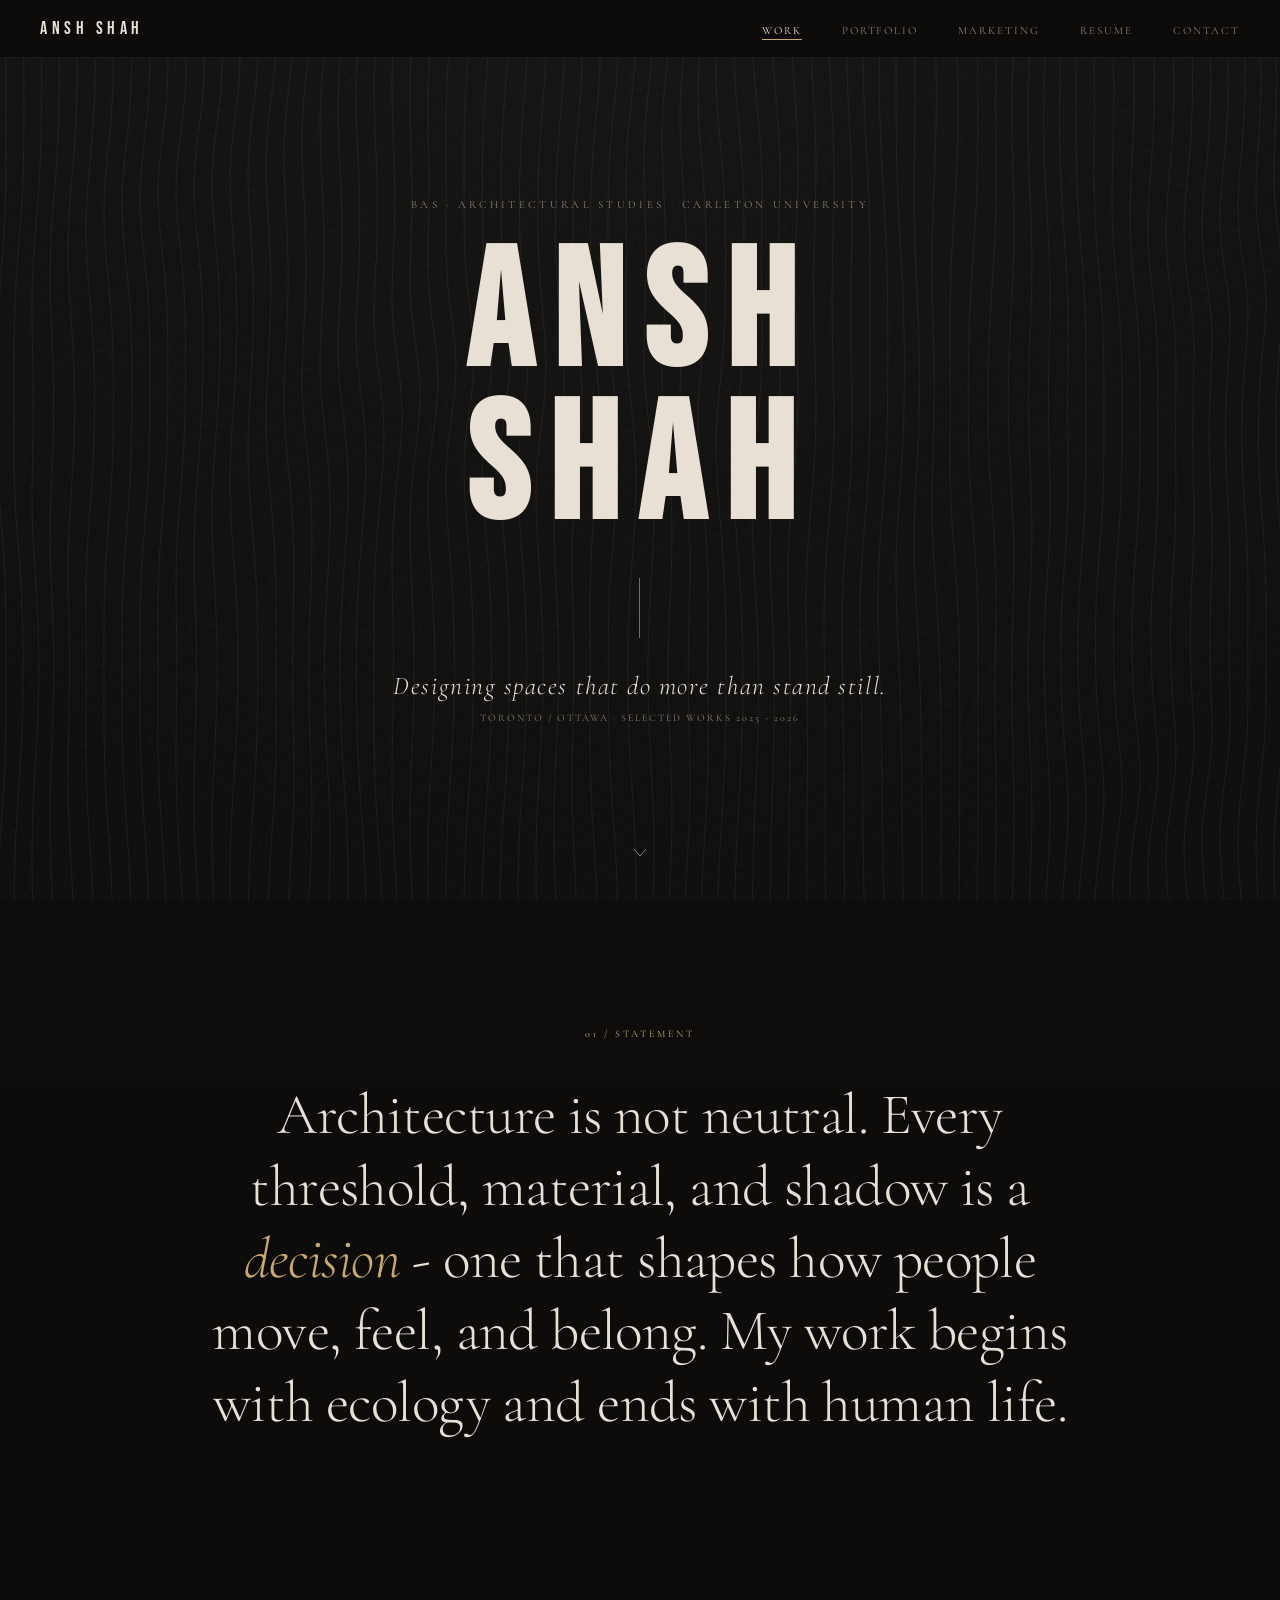
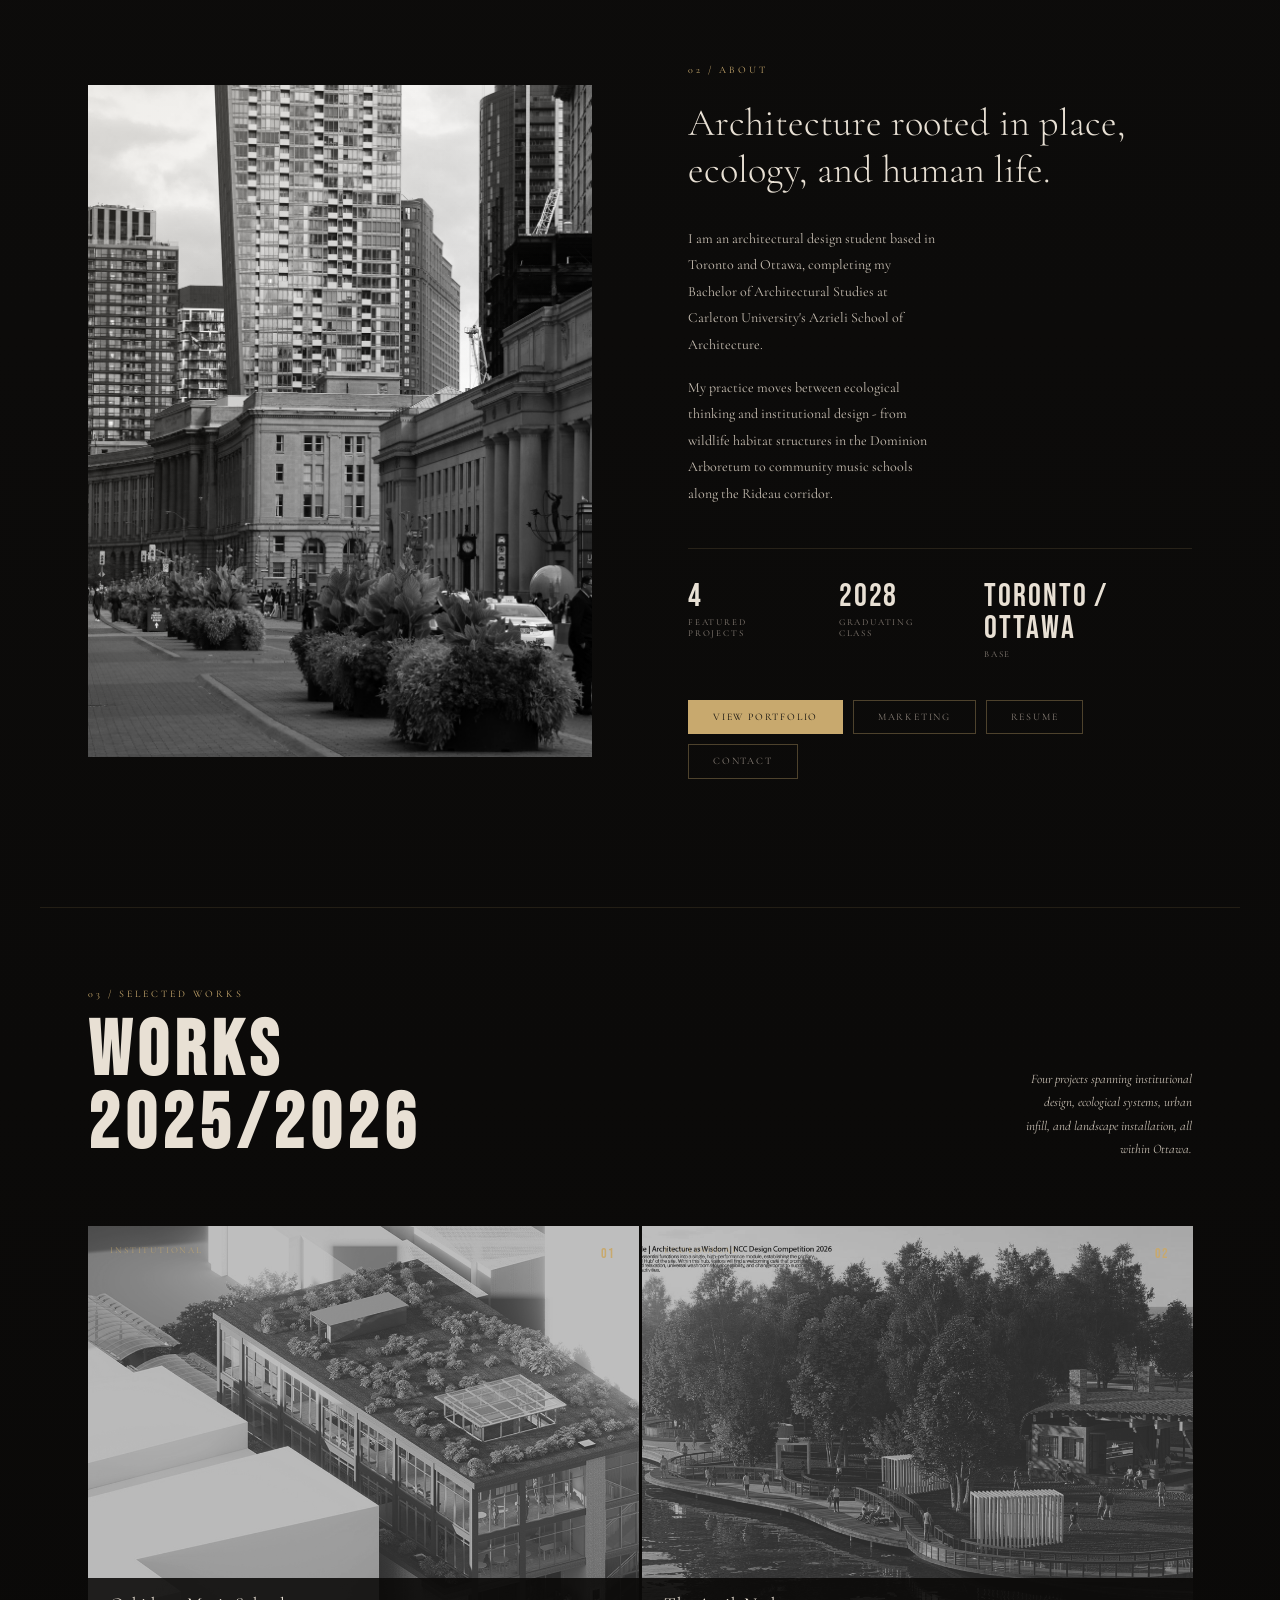
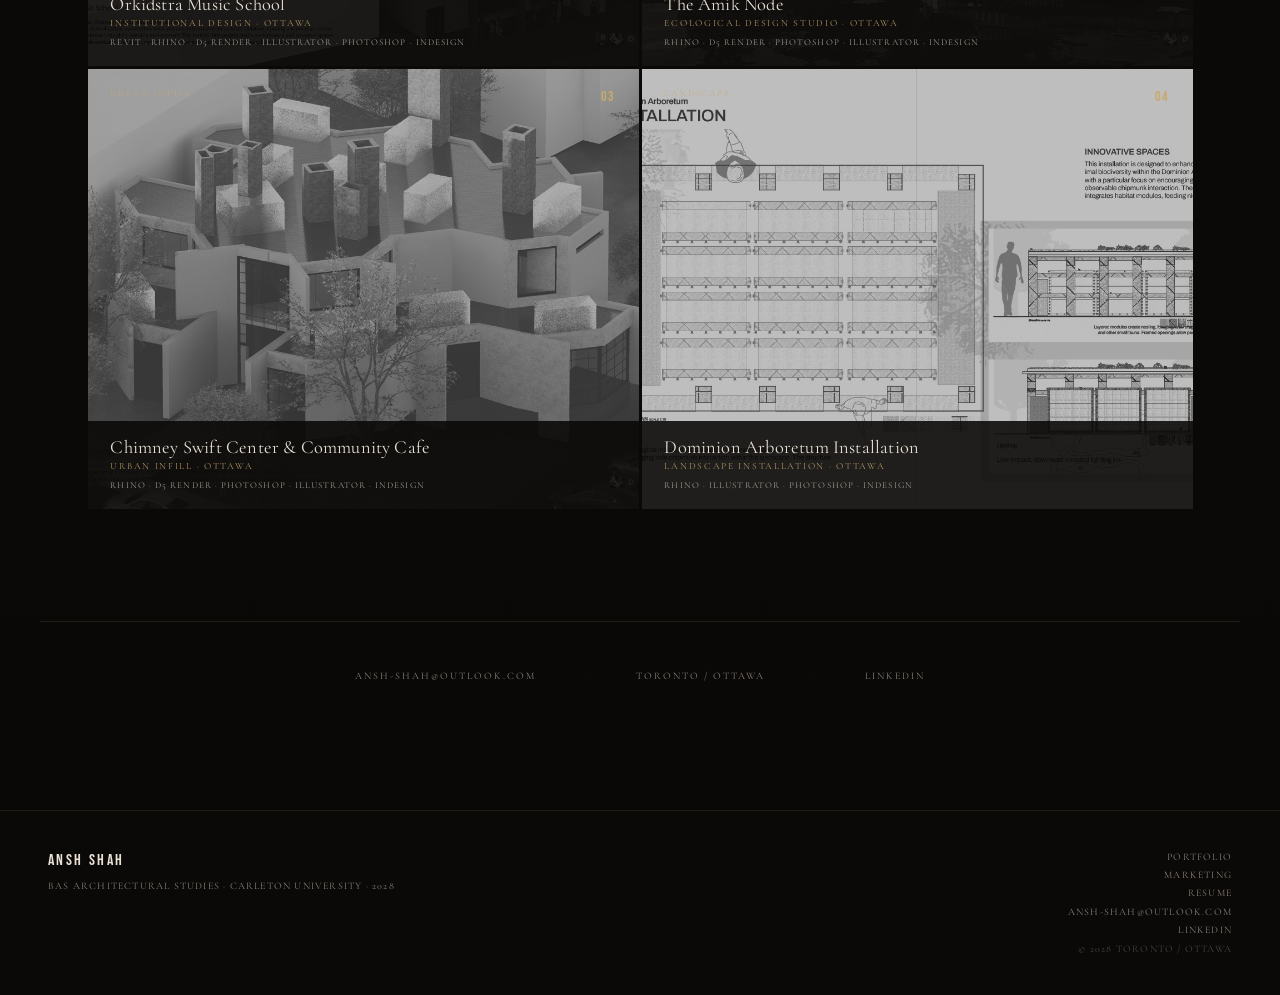
<file: index.html>
<!DOCTYPE html>
<html lang="en">
<head>
  <meta charset="UTF-8">
  <meta name="viewport" content="width=device-width, initial-scale=1.0">
  <meta name="description" content="Portfolio of Ansh Shah, Bachelor of Architectural Studies at Carleton University, specializing in sustainable design.">
  <title>Ansh Shah - Architectural Designer</title>
  <link rel="preconnect" href="https://fonts.googleapis.com">
  <link rel="preconnect" href="https://fonts.gstatic.com" crossorigin>
  <link href="https://fonts.googleapis.com/css2?family=Cormorant+Garamond:ital,wght@0,300;0,400;0,600;1,300;1,400&family=Bebas+Neue&display=swap" rel="stylesheet">
  <style>
    *, *::before, *::after { box-sizing: border-box; margin: 0; padding: 0; }

    :root {
      --bg: #0d0c0b;
      --surface: #141210;
      --surface-soft: #11100f;
      --cream: #e8e0d4;
      --light: #c8bfb3;
      --muted: #8a8078;
      --accent: #c8a96e;
      --line: rgba(200, 169, 110, 0.12);
      --nav-h: 54px;
    }

    html { scroll-behavior: smooth; }

    body {
      background:
        radial-gradient(circle at top, rgba(255, 255, 255, 0.02), transparent 24%),
        linear-gradient(180deg, #100f0e 0%, var(--bg) 28%, #090807 100%);
      color: var(--cream);
      font-family: "Cormorant Garamond", Georgia, serif;
      overflow-x: hidden;
    }

    a { text-decoration: none; color: inherit; }
    img { display: block; max-width: 100%; }

    nav,
    .sticky-nav {
      position: fixed;
      top: 0;
      left: 0;
      right: 0;
      height: 58px;
      display: flex;
      align-items: center;
      justify-content: space-between;
      padding: 0 2.5rem;
      background: rgba(11, 10, 9, 0.82);
      backdrop-filter: blur(18px);
      border-bottom: 1px solid rgba(200, 191, 180, 0.08);
      z-index: 500;
      transition:
        background 0.4s,
        border-color 0.4s,
        box-shadow 0.3s ease;
    }

    nav.scrolled,
    .sticky-nav.scrolled {
      background: rgba(11, 10, 9, 0.94);
      border-bottom: 1px solid rgba(200, 191, 180, 0.14);
      box-shadow: 0 10px 24px rgba(0, 0, 0, 0.16);
    }

    .nav-logo,
    .nav-name {
      font-family: "Bebas Neue", sans-serif;
      font-size: 18px;
      letter-spacing: 0.25em;
      color: var(--cream);
    }

    .nav-links {
      display: flex;
      gap: 2.5rem;
      list-style: none;
    }

    .nav-links a {
      position: relative;
      font-family: "Cormorant Garamond", serif;
      font-size: 11px;
      letter-spacing: 0.18em;
      text-transform: uppercase;
      color: var(--muted);
      transition: color 0.3s;
    }

    .nav-links a::after {
      content: "";
      position: absolute;
      bottom: -3px;
      left: 0;
      width: 0;
      height: 0.5px;
      background: var(--accent);
      transition: width 0.35s cubic-bezier(0.16, 1, 0.3, 1);
    }

    .nav-links a:hover,
    .nav-links a.active { color: var(--cream); }

    .nav-links a:hover::after,
    .nav-links a.active::after { width: 100%; }

    .hamburger {
      display: none;
      align-items: center;
      justify-content: center;
      flex-direction: column;
      gap: 5px;
      width: 44px;
      height: 44px;
      padding: 0;
      border: none;
      background: transparent;
      color: var(--cream);
      cursor: pointer;
      z-index: 520;
    }

    .hamburger span {
      display: block;
      width: 24px;
      height: 1px;
      background: currentColor;
      transition: transform 0.3s ease, opacity 0.3s ease;
    }

    .hamburger.active span:nth-child(1) {
      transform: translateY(6px) rotate(45deg);
    }

    .hamburger.active span:nth-child(2) {
      opacity: 0;
    }

    .hamburger.active span:nth-child(3) {
      transform: translateY(-6px) rotate(-45deg);
    }

    .mobile-menu {
      position: fixed;
      inset: 58px 0 auto 0;
      display: flex;
      flex-direction: column;
      justify-content: flex-start;
      align-items: flex-start;
      gap: 1.5rem;
      padding: 1.5rem;
      background: rgba(8, 7, 6, 0.98);
      z-index: 480;
      opacity: 0;
      pointer-events: none;
      transform: translateY(-110%);
      transition: transform 0.35s cubic-bezier(0.16, 1, 0.3, 1), opacity 0.25s ease;
      border-bottom: 1px solid rgba(200, 191, 180, 0.08);
    }

    .mobile-menu.active {
      opacity: 1;
      pointer-events: auto;
      transform: translateY(0);
    }

    .mobile-nav-links {
      list-style: none;
      display: grid;
      gap: 1.2rem;
    }

    .mobile-nav-links a {
      font-family: "Bebas Neue", sans-serif;
      font-size: clamp(2rem, 9vw, 3rem);
      letter-spacing: 0.14em;
      color: var(--cream);
    }

    .mobile-nav-links a.active,
    .mobile-nav-links a:hover { color: var(--cream); }

    .mobile-nav-sub {
      display: flex;
      flex-direction: column;
      align-items: center;
      gap: 0.45rem;
    }

    .mobile-nav-sub span {
      font-size: 0.68rem;
      letter-spacing: 0.14em;
      color: var(--muted);
      text-transform: uppercase;
      text-align: center;
    }

    .ch-title {
      position: relative;
      min-height: 100svh;
      display: flex;
      flex-direction: column;
      align-items: center;
      justify-content: center;
      overflow: hidden;
      padding: calc(var(--nav-h) + 2rem) 2rem 4rem;
    }

    .ch-title::before {
      content: "";
      position: absolute;
      inset: 0;
      background-image: url("data:image/svg+xml,%3Csvg viewBox='0 0 200 200' xmlns='http://www.w3.org/2000/svg'%3E%3Cfilter id='n'%3E%3CfeTurbulence type='fractalNoise' baseFrequency='0.9' numOctaves='4' stitchTiles='stitch'/%3E%3C/filter%3E%3Crect width='100%25' height='100%25' filter='url(%23n)' opacity='1'/%3E%3C/svg%3E");
      opacity: 0.03;
      pointer-events: none;
      z-index: 0;
    }

    #wave-svg {
      position: absolute;
      inset: 0;
      width: 100%;
      height: 100%;
      z-index: 0;
      pointer-events: none;
      opacity: 1;
      filter: drop-shadow(0 0 10px rgba(232, 224, 212, 0.08));
    }

    .title-body {
      position: relative;
      z-index: 1;
      text-align: center;
      display: flex;
      flex-direction: column;
      align-items: center;
      gap: 0;
    }

    .title-sup {
      font-size: 11px;
      letter-spacing: 0.3em;
      text-transform: uppercase;
      color: var(--muted);
      margin-bottom: 1.8rem;
      opacity: 0;
      animation: fadeIn 0.8s ease 0.3s forwards;
    }

    .title-name {
      font-family: "Bebas Neue", sans-serif;
      font-size: clamp(4.5rem, 13vw, 11rem);
      letter-spacing: 0.12em;
      line-height: 0.92;
      color: var(--cream);
      opacity: 0;
      transform: translateY(30px);
      animation: fadeUp 1s cubic-bezier(0.16, 1, 0.3, 1) 0.1s forwards;
    }

    .title-rule {
      width: 1px;
      height: 0;
      background: var(--accent);
      margin: 2rem auto;
      opacity: 0;
      animation: lineGrow 0.8s cubic-bezier(0.16, 1, 0.3, 1) 0.8s forwards;
    }

    .title-role {
      font-style: italic;
      font-size: clamp(1.1rem, 2.5vw, 1.6rem);
      font-weight: 300;
      color: var(--cream);
      opacity: 0;
      animation: fadeIn 0.7s ease 1s forwards;
      letter-spacing: 0.06em;
    }

    .title-cred {
      font-size: 10px;
      letter-spacing: 0.2em;
      text-transform: uppercase;
      color: var(--muted);
      margin-top: 0.7rem;
      opacity: 0;
      animation: fadeIn 0.6s ease 1.3s forwards;
    }

    .title-scroll {
      position: absolute;
      bottom: 2.5rem;
      left: 50%;
      transform: translateX(-50%);
      z-index: 1;
      color: var(--muted);
      display: flex;
      flex-direction: column;
      align-items: center;
      gap: 0.5rem;
      opacity: 0;
      animation: fadeIn 0.5s ease 2s forwards;
    }

    .title-scroll span {
      font-size: 10px;
      letter-spacing: 0.25em;
      text-transform: uppercase;
    }

    .title-scroll svg {
      animation: bob 2s ease-in-out 2.5s infinite;
    }

    .ch-statement {
      min-height: 70svh;
      display: flex;
      align-items: center;
      justify-content: center;
      padding: 8rem 3rem;
      position: relative;
    }

    .statement-inner {
      max-width: 900px;
      text-align: center;
    }

    .statement-num {
      display: block;
      font-size: 10px;
      letter-spacing: 0.3em;
      text-transform: uppercase;
      color: var(--accent);
      margin-bottom: 2.5rem;
    }

    .statement-text {
      font-size: clamp(1.9rem, 4.5vw, 3.6rem);
      font-weight: 300;
      line-height: 1.25;
      letter-spacing: -0.01em;
      color: var(--cream);
      opacity: 0;
      transform: translateY(26px);
      filter: blur(8px);
      will-change: opacity, transform, filter;
      transition:
        opacity 0.95s cubic-bezier(0.16, 1, 0.3, 1) 0.14s,
        transform 0.95s cubic-bezier(0.16, 1, 0.3, 1) 0.14s,
        filter 0.95s cubic-bezier(0.16, 1, 0.3, 1) 0.14s;
    }

    .statement-inner.visible .statement-text {
      opacity: 1;
      transform: translateY(0);
      filter: blur(0);
    }

    .statement-text em {
      font-style: italic;
      color: var(--accent);
    }

    .ch-identity {
      padding: 6rem 3rem 8rem;
      max-width: 1200px;
      margin: 0 auto;
      display: grid;
      grid-template-columns: 1fr 1fr;
      gap: 6rem;
      align-items: center;
    }

    .identity-img-wrap {
      position: relative;
      overflow: hidden;
      background: var(--surface);
    }

    .identity-img-wrap::after {
      content: "";
      position: absolute;
      inset: 0;
      background: linear-gradient(135deg, rgba(200, 169, 110, 0.06) 0%, transparent 60%);
      pointer-events: none;
    }

    .identity-img-wrap::before {
      content: "";
      position: absolute;
      top: -1px;
      left: -1px;
      width: 40px;
      height: 40px;
      border-top: 1px solid var(--accent);
      border-left: 1px solid var(--accent);
      z-index: 2;
      opacity: 0.5;
    }

    .identity-img-wrap img {
      width: 100%;
      aspect-ratio: 3 / 4;
      object-fit: cover;
      object-position: center top;
      filter: grayscale(100%) contrast(1.05);
      transition: filter 1.2s ease, transform 1.5s cubic-bezier(0.16, 1, 0.3, 1);
      transform: scale(1.04);
    }

    .ch-identity.visible .identity-img-wrap img {
      transform: scale(1);
    }

    .ch-identity.visible .identity-img-wrap img:hover {
      filter: grayscale(60%) contrast(1.05);
    }

    .identity-text {
      display: flex;
      flex-direction: column;
      gap: 0;
    }

    .identity-label {
      font-size: 10px;
      letter-spacing: 0.3em;
      text-transform: uppercase;
      color: var(--accent);
      margin-bottom: 1.5rem;
    }

    .identity-heading {
      font-size: clamp(1.5rem, 3vw, 2.4rem);
      font-weight: 300;
      line-height: 1.22;
      color: var(--cream);
      margin-bottom: 2rem;
    }

    .identity-body {
      font-size: 14px;
      line-height: 1.9;
      color: var(--light);
      margin-bottom: 2.5rem;
      max-width: 36ch;
    }

    .identity-body + .identity-body {
      margin-top: -1.5rem;
    }

    .identity-stats {
      display: flex;
      gap: 2.5rem;
      margin-bottom: 2.5rem;
      padding-top: 2rem;
      border-top: 0.5px solid rgba(200, 169, 110, 0.15);
    }

    .stat-item {
      display: flex;
      flex-direction: column;
      gap: 0.25rem;
    }

    .stat-num {
      font-family: "Bebas Neue", sans-serif;
      font-size: 2rem;
      letter-spacing: 0.06em;
      color: var(--cream);
      line-height: 1;
    }

    .stat-label {
      font-size: 9px;
      letter-spacing: 0.2em;
      text-transform: uppercase;
      color: var(--muted);
    }

    .identity-actions {
      display: flex;
      flex-wrap: wrap;
      gap: 0.6rem;
    }

    .btn {
      display: inline-block;
      padding: 0.65rem 1.5rem;
      border: 0.5px solid rgba(200, 169, 110, 0.35);
      background: transparent;
      color: var(--muted);
      font-size: 10px;
      letter-spacing: 0.18em;
      text-transform: uppercase;
      transition: all 0.25s;
      cursor: pointer;
    }

    .btn:hover {
      border-color: var(--accent);
      color: var(--cream);
      background: rgba(200, 169, 110, 0.07);
    }

    .btn.filled {
      background: var(--accent);
      border-color: var(--accent);
      color: var(--bg);
    }

    .btn.filled:hover {
      background: transparent;
      color: var(--cream);
      border-color: var(--cream);
    }

    .ch-works-intro {
      padding: 5rem 3rem 4rem;
      max-width: 1200px;
      margin: 0 auto;
      display: grid;
      grid-template-columns: minmax(0, 0.95fr) minmax(18rem, 0.72fr);
      align-items: end;
      gap: clamp(2rem, 4vw, 4rem);
      border-top: 0.5px solid rgba(200, 169, 110, 0.12);
    }

    .works-intro-left {
      min-width: 0;
    }

    .works-intro-left .works-label {
      display: block;
      font-size: 10px;
      letter-spacing: 0.3em;
      text-transform: uppercase;
      color: var(--accent);
      margin-bottom: 1rem;
    }

    .works-intro-left h2 {
      font-family: "Bebas Neue", sans-serif;
      font-size: clamp(2.8rem, 6vw, 5rem);
      letter-spacing: 0.08em;
      line-height: 0.95;
      color: var(--cream);
    }

    .works-intro-right {
      min-width: 0;
      max-width: 28ch;
      justify-self: end;
      font-size: 13px;
      line-height: 1.8;
      color: var(--light);
      font-style: italic;
      text-align: right;
    }

    .projects {
      max-width: 1200px;
      margin: 0 auto 0;
      padding: 0 3rem 2rem;
      display: grid;
      grid-template-columns: repeat(2, 1fr);
      gap: 3px;
    }

    .card {
      position: relative;
      overflow: hidden;
      cursor: pointer;
      background: #1a1714;
      height: 440px;
      transition:
        opacity 0.8s cubic-bezier(0.16, 1, 0.3, 1),
        transform 0.8s cubic-bezier(0.16, 1, 0.3, 1);
    }

    .card img {
      width: 100%;
      height: 100%;
      object-fit: cover;
      display: block;
      filter: grayscale(100%) brightness(0.75);
      transition:
        transform 0.9s cubic-bezier(0.16, 1, 0.3, 1),
        filter 0.7s ease;
    }

    .card:hover img {
      transform: scale(1.06);
      filter: grayscale(40%) brightness(0.65);
    }

    .card-tag {
      position: absolute;
      top: 1.2rem;
      left: 1.4rem;
      font-size: 9px;
      letter-spacing: 0.2em;
      text-transform: uppercase;
      color: rgba(200, 169, 110, 0.7);
      z-index: 2;
    }

    .card-num {
      position: absolute;
      top: 1.2rem;
      right: 1.4rem;
      font-family: "Bebas Neue", sans-serif;
      font-size: 14px;
      letter-spacing: 0.12em;
      color: var(--accent);
      z-index: 2;
    }

    .card-overlay {
      position: absolute;
      bottom: 0;
      left: 0;
      right: 0;
      padding: 0.9rem 1.4rem 1rem;
      background: rgba(10, 8, 7, 0.88);
      z-index: 2;
      display: flex;
      flex-direction: column;
      gap: 2px;
      transform: translateY(0);
      transition: background 0.3s;
    }

    .card:hover .card-overlay {
      background: rgba(10, 8, 7, 0.95);
    }

    .card-title {
      font-size: 1.15rem;
      font-weight: 400;
      color: var(--cream);
      line-height: 1.2;
      letter-spacing: 0.01em;
    }

    .card-meta {
      font-size: 9.5px;
      letter-spacing: 0.18em;
      text-transform: uppercase;
      color: var(--accent);
      opacity: 0.85;
    }

    .card-tools {
      margin-top: 0.3rem;
      font-size: 9px;
      letter-spacing: 0.12em;
      text-transform: uppercase;
      color: var(--light);
      opacity: 0.78;
      line-height: 1.6;
    }

    .contact-row {
      max-width: 1200px;
      margin: 5rem auto 0;
      padding: 3rem 3rem;
      display: flex;
      justify-content: center;
      gap: 3rem;
      font-size: 10px;
      letter-spacing: 0.2em;
      text-transform: uppercase;
      color: var(--muted);
      border-top: 0.5px solid rgba(200, 169, 110, 0.12);
    }

    .contact-row a:hover { color: var(--cream); }

    .contact-row .sep { color: rgba(200, 169, 110, 0.2); }

    footer {
      background: #0a0908;
      color: var(--muted);
      padding: 2.5rem 3rem;
      display: flex;
      justify-content: space-between;
      align-items: flex-start;
      flex-wrap: wrap;
      gap: 1.5rem;
      margin-top: 5rem;
      border-top: 0.5px solid rgba(200, 169, 110, 0.12);
    }

    .footer-left p {
      font-family: "Bebas Neue", sans-serif;
      font-size: 16px;
      letter-spacing: 0.15em;
      color: var(--cream);
      margin-bottom: 4px;
    }

    .footer-left span {
      font-size: 10px;
      letter-spacing: 0.12em;
      text-transform: uppercase;
      color: var(--muted);
    }

    .footer-right {
      display: flex;
      flex-direction: column;
      align-items: flex-end;
      gap: 0.4rem;
      font-size: 10px;
      letter-spacing: 0.12em;
      text-transform: uppercase;
    }

    .footer-right a {
      color: var(--muted);
      transition: color 0.25s;
    }

    .footer-right a:hover { color: var(--cream); }

    .footer-right span { color: rgba(138, 128, 120, 0.5); }

    .reveal {
      opacity: 0;
      transform: translateY(40px);
      transition:
        opacity 0.9s cubic-bezier(0.16, 1, 0.3, 1),
        transform 0.9s cubic-bezier(0.16, 1, 0.3, 1);
    }

    .reveal.visible {
      opacity: 1;
      transform: translateY(0);
    }

    .stagger > * {
      opacity: 0;
      transform: translateY(36px);
      transition:
        opacity 0.7s cubic-bezier(0.16, 1, 0.3, 1),
        transform 0.7s cubic-bezier(0.16, 1, 0.3, 1);
    }

    .stagger.visible > *:nth-child(1) { opacity: 1; transform: translateY(0); transition-delay: 0ms; }
    .stagger.visible > *:nth-child(2) { opacity: 1; transform: translateY(0); transition-delay: 120ms; }
    .stagger.visible > *:nth-child(3) { opacity: 1; transform: translateY(0); transition-delay: 240ms; }
    .stagger.visible > *:nth-child(4) { opacity: 1; transform: translateY(0); transition-delay: 360ms; }
    .stagger.visible > *:nth-child(5) { opacity: 1; transform: translateY(0); transition-delay: 480ms; }
    .stagger.visible > *:nth-child(6) { opacity: 1; transform: translateY(0); transition-delay: 600ms; }
    .stagger.visible > *:nth-child(7) { opacity: 1; transform: translateY(0); transition-delay: 720ms; }
    .stagger.visible > *:nth-child(8) { opacity: 1; transform: translateY(0); transition-delay: 840ms; }

    .projects.stagger > .card {
      opacity: 0;
      transform: translateY(56px) scale(0.985);
      transition:
        opacity 0.9s cubic-bezier(0.16, 1, 0.3, 1),
        transform 0.9s cubic-bezier(0.16, 1, 0.3, 1),
        filter 0.9s cubic-bezier(0.16, 1, 0.3, 1);
      will-change: opacity, transform;
    }

    .projects.stagger.visible > .card:nth-child(1) {
      opacity: 1;
      transform: translateY(0) scale(1);
      transition-delay: 0ms;
    }

    .projects.stagger.visible > .card:nth-child(2) {
      opacity: 1;
      transform: translateY(0) scale(1);
      transition-delay: 140ms;
    }

    .projects.stagger.visible > .card:nth-child(3) {
      opacity: 1;
      transform: translateY(0) scale(1);
      transition-delay: 280ms;
    }

    .projects.stagger.visible > .card:nth-child(4) {
      opacity: 1;
      transform: translateY(0) scale(1);
      transition-delay: 420ms;
    }

    @keyframes fadeUp {
      to {
        opacity: 1;
        transform: translateY(0);
      }
    }

    @keyframes fadeIn {
      to { opacity: 1; }
    }

    @keyframes bob {
      0%, 100% { transform: translateY(0); }
      50% { transform: translateY(8px); }
    }

    @keyframes lineGrow {
      to {
        height: 60px;
        opacity: 0.6;
      }
    }

    @media (max-width: 820px) {
      nav { padding: 0 1.5rem; }

      .nav-links { display: none; }

      .hamburger { display: flex; }

      .ch-identity {
        grid-template-columns: 1fr;
        padding: 4rem 1.5rem 5rem;
        gap: 3rem;
      }

      .identity-img-wrap img { aspect-ratio: 16 / 10; }

      .ch-statement { padding: 5rem 1.5rem; }

      .ch-works-intro {
        grid-template-columns: 1fr;
        padding: 4rem 1.5rem 2.5rem;
        gap: 1rem;
      }

      .works-intro-right {
        justify-self: start;
        text-align: left;
      }

      .projects {
        grid-template-columns: repeat(2, 1fr);
        padding: 0 1rem 2rem;
        gap: 2px;
      }

      .card { height: 240px; }

      .contact-row {
        padding: 2rem 1.5rem;
        gap: 1.5rem;
        flex-wrap: wrap;
        justify-content: center;
      }

      footer { padding: 2rem 1.5rem; }

      .footer-right { align-items: flex-start; }
    }

    @media (max-width: 640px) {
      .projects {
        grid-template-columns: 1fr;
      }

      .card {
        height: 300px;
      }

      .identity-stats {
        gap: 1.25rem;
        flex-wrap: wrap;
      }
    }

    @media (prefers-reduced-motion: reduce) {
      *, *::before, *::after { animation: none !important; transition: none !important; }
      .reveal { opacity: 1; transform: none; }
      .stagger > * { opacity: 1 !important; transform: none !important; }
      .statement-text { opacity: 1 !important; transform: none !important; filter: none !important; }
    }
  </style>
</head>
<body>
  <nav id="nav" class="sticky-nav">
    <a class="nav-logo nav-name" href="index.html">ANSH SHAH</a>
    <ul class="nav-links">
      <li><a href="#work" class="active">Work</a></li>
      <li><a href="portfolio.html">Portfolio</a></li>
      <li><a href="marketing.html">Marketing</a></li>
      <li><a href="resume.html">Resume</a></li>
      <li><a href="mailto:ansh-shah@outlook.com">Contact</a></li>
    </ul>
    <button class="hamburger" type="button" aria-label="Toggle menu" aria-expanded="false">
      <span></span>
      <span></span>
      <span></span>
    </button>
  </nav>

  <div class="mobile-menu" aria-hidden="true">
    <ul class="mobile-nav-links">
      <li><a href="index.html" class="active">Work</a></li>
      <li><a href="portfolio.html">Portfolio</a></li>
      <li><a href="marketing.html">Marketing</a></li>
      <li><a href="resume.html">Resume</a></li>
      <li><a href="mailto:ansh-shah@outlook.com">Contact</a></li>
    </ul>
    <div class="mobile-nav-sub">
      <span>BAS · Architectural Studies</span>
      <span>Carleton University · 2028</span>
    </div>
  </div>

  <section class="ch-title" id="hero">
    <svg
      id="wave-svg"
      xmlns="http://www.w3.org/2000/svg"
      aria-hidden="true"
      data-wave-stroke="rgba(232,224,212,0.065)"
      data-wave-stroke-width="1.1"
      data-wave-x-gap="18"
      data-wave-y-gap="14"
      data-wave-amplitude-x="5"
      data-wave-amplitude-y="2.5"
      data-wave-cursor-limit="18"
      data-wave-cursor-force="0.00014"
    ></svg>

    <div class="title-body">
      <p class="title-sup">BAS · Architectural Studies · Carleton University</p>
      <h1 class="title-name">ANSH<br>SHAH</h1>
      <div class="title-rule"></div>
      <p class="title-role">Designing spaces that do more than stand still.</p>
      <p class="title-cred">Toronto / Ottawa · Selected Works 2025 - 2026</p>
    </div>

    <a class="title-scroll" href="#about" aria-label="Scroll to about section">
      <span></span>
      <svg width="16" height="16" viewBox="0 0 16 16" fill="none" stroke="currentColor" stroke-width="1" aria-hidden="true">
        <polyline points="2,5 8,12 14,5"></polyline>
      </svg>
    </a>
  </section>

  <section class="ch-statement">
    <div class="statement-inner reveal stagger">
      <span class="statement-num">01 / Statement</span>
      <p class="statement-text">
        Architecture is not neutral. Every threshold, material, and shadow
        is a <em>decision</em> - one that shapes how people move, feel, and
        belong. My work begins with ecology and ends with human life.
      </p>
    </div>
  </section>

  <section class="ch-identity reveal" id="about">
    <div class="identity-img-wrap">
      <img src="IntroPhoto.jpg" alt="Ansh Shah">
    </div>

    <div class="identity-text stagger">
      <span class="identity-label">02 / About</span>
      <h2 class="identity-heading">Architecture rooted in place, ecology, and human life.</h2>
      <p class="identity-body">
        I am an architectural design student based in Toronto and Ottawa,
        completing my Bachelor of Architectural Studies at Carleton
        University's Azrieli School of Architecture.
      </p>
      <p class="identity-body">
        My practice moves between ecological thinking and institutional
        design - from wildlife habitat structures in the Dominion
        Arboretum to community music schools along the Rideau corridor.
      </p>

      <div class="identity-stats">
        <div class="stat-item">
          <span class="stat-num">4</span>
          <span class="stat-label">Featured Projects</span>
        </div>
        <div class="stat-item">
          <span class="stat-num">2028</span>
          <span class="stat-label">Graduating Class</span>
        </div>
        <div class="stat-item">
          <span class="stat-num">Toronto / Ottawa</span>
          <span class="stat-label">Base</span>
        </div>
      </div>

      <div class="identity-actions">
        <a href="portfolio.html" class="btn filled">View Portfolio</a>
        <a href="marketing.html" class="btn">Marketing</a>
        <a href="resume.html" class="btn">Resume</a>
        <a href="mailto:ansh-shah@outlook.com" class="btn">Contact</a>
      </div>
    </div>
  </section>

  <div class="ch-works-intro stagger" id="work">
    <div class="works-intro-left">
      <span class="works-label">03 / Selected Works</span>
      <h2>Works<br>2025/2026</h2>
    </div>
    <p class="works-intro-right">
      Four projects spanning institutional design, ecological systems,
      urban infill, and landscape installation, all within Ottawa.
    </p>
  </div>

  <section class="projects stagger reveal">
    <a href="portfolio.html" class="card">
      <img src="assets/images/Page_7.jpg" alt="Orkidstra Music School" loading="lazy">
      <span class="card-num">01</span>
      <span class="card-tag">Institutional</span>
      <div class="card-overlay">
        <p class="card-title">Orkidstra Music School</p>
        <p class="card-meta">Institutional Design · Ottawa</p>
        <p class="card-tools">Revit · Rhino · D5 Render · Illustrator · Photoshop · InDesign</p>
      </div>
    </a>

    <a href="portfolio.html" class="card">
      <img src="assets/images/Page_3.jpg" alt="The Amik Node" loading="lazy">
      <span class="card-num">02</span>
      <span class="card-tag">Ecological</span>
      <div class="card-overlay">
        <p class="card-title">The Amik Node</p>
        <p class="card-meta">Ecological Design Studio · Ottawa</p>
        <p class="card-tools">Rhino · D5 Render · Photoshop · Illustrator · InDesign</p>
      </div>
    </a>

    <a href="portfolio.html" class="card">
      <img src="assets/images/Page_13.jpg" alt="Chimney Swift Center and Community Cafe" loading="lazy">
      <span class="card-num">03</span>
      <span class="card-tag">Urban Infill</span>
      <div class="card-overlay">
        <p class="card-title">Chimney Swift Center &amp; Community Cafe</p>
        <p class="card-meta">Urban Infill · Ottawa</p>
        <p class="card-tools">Rhino · D5 Render · Photoshop · Illustrator · InDesign</p>
      </div>
    </a>

    <a href="portfolio.html" class="card">
      <img src="assets/images/Page_16.jpg" alt="Dominion Arboretum Installation" loading="lazy">
      <span class="card-num">04</span>
      <span class="card-tag">Landscape</span>
      <div class="card-overlay">
        <p class="card-title">Dominion Arboretum Installation</p>
        <p class="card-meta">Landscape Installation · Ottawa</p>
        <p class="card-tools">Rhino · Illustrator · Photoshop · InDesign</p>
      </div>
    </a>
  </section>

  <div class="contact-row stagger">
    <a href="mailto:ansh-shah@outlook.com">ansh-shah@outlook.com</a>
    <span class="sep">·</span>
    <span>Toronto / Ottawa</span>
    <span class="sep">·</span>
    <a href="https://www.linkedin.com/in/ansh-shah-31157129a/" target="_blank" rel="noopener noreferrer">LinkedIn</a>
  </div>

  <footer class="stagger">
    <div class="footer-left">
      <p>Ansh Shah</p>
      <span>BAS Architectural Studies · Carleton University · 2028</span>
    </div>
    <div class="footer-right">
      <a href="portfolio.html">Portfolio</a>
      <a href="marketing.html">Marketing</a>
      <a href="resume.html">Resume</a>
      <a href="mailto:ansh-shah@outlook.com">ansh-shah@outlook.com</a>
      <a href="https://www.linkedin.com/in/ansh-shah-31157129a/" target="_blank" rel="noopener noreferrer">LinkedIn</a>
      <span>© 2028 Toronto / Ottawa</span>
    </div>
  </footer>

  <script src="waves.js"></script>
  <script>
    (function() {
      const nav = document.getElementById("nav");
      const hamburger = document.querySelector(".hamburger");
      const mobileMenu = document.querySelector(".mobile-menu");

      function closeMenu() {
        if (!hamburger || !mobileMenu) return;
        hamburger.classList.remove("active");
        hamburger.setAttribute("aria-expanded", "false");
        mobileMenu.classList.remove("active");
        mobileMenu.setAttribute("aria-hidden", "true");
        document.body.style.overflow = "";
      }

      window.addEventListener("scroll", function() {
        const y = window.scrollY;
        if (y > 20) nav.classList.add("scrolled");
        else nav.classList.remove("scrolled");
      }, { passive: true });

      if (hamburger && mobileMenu) {
        hamburger.addEventListener("click", function() {
          const isActive = hamburger.classList.toggle("active");
          hamburger.setAttribute("aria-expanded", String(isActive));
          mobileMenu.classList.toggle("active");
          mobileMenu.setAttribute("aria-hidden", String(!isActive));
          document.body.style.overflow = isActive ? "hidden" : "";
          nav.classList.add("scrolled");
        });

        mobileMenu.querySelectorAll("a").forEach(function(link) {
          link.addEventListener("click", closeMenu);
        });

        document.addEventListener("click", function(event) {
          if (!mobileMenu.classList.contains("active")) return;
          if (event.target.closest(".mobile-menu") || event.target.closest(".hamburger")) return;
          closeMenu();
        });

        document.addEventListener("keydown", function(event) {
          if (event.key === "Escape" && mobileMenu.classList.contains("active")) {
            closeMenu();
          }
        });

        window.addEventListener("resize", function() {
          if (window.innerWidth > 820) {
            closeMenu();
          }
        });
      }

      const els = document.querySelectorAll(".reveal, .stagger");
      if ("IntersectionObserver" in window) {
        const obs = new IntersectionObserver(function(entries) {
          entries.forEach(function(entry) {
            if (entry.isIntersecting) {
              entry.target.classList.add("visible");
              obs.unobserve(entry.target);
            }
          });
        }, { threshold: 0.07 });

        els.forEach(function(el) { obs.observe(el); });
      } else {
        els.forEach(function(el) { el.classList.add("visible"); });
      }
    })();
  </script>
</body>
</html>
</file>
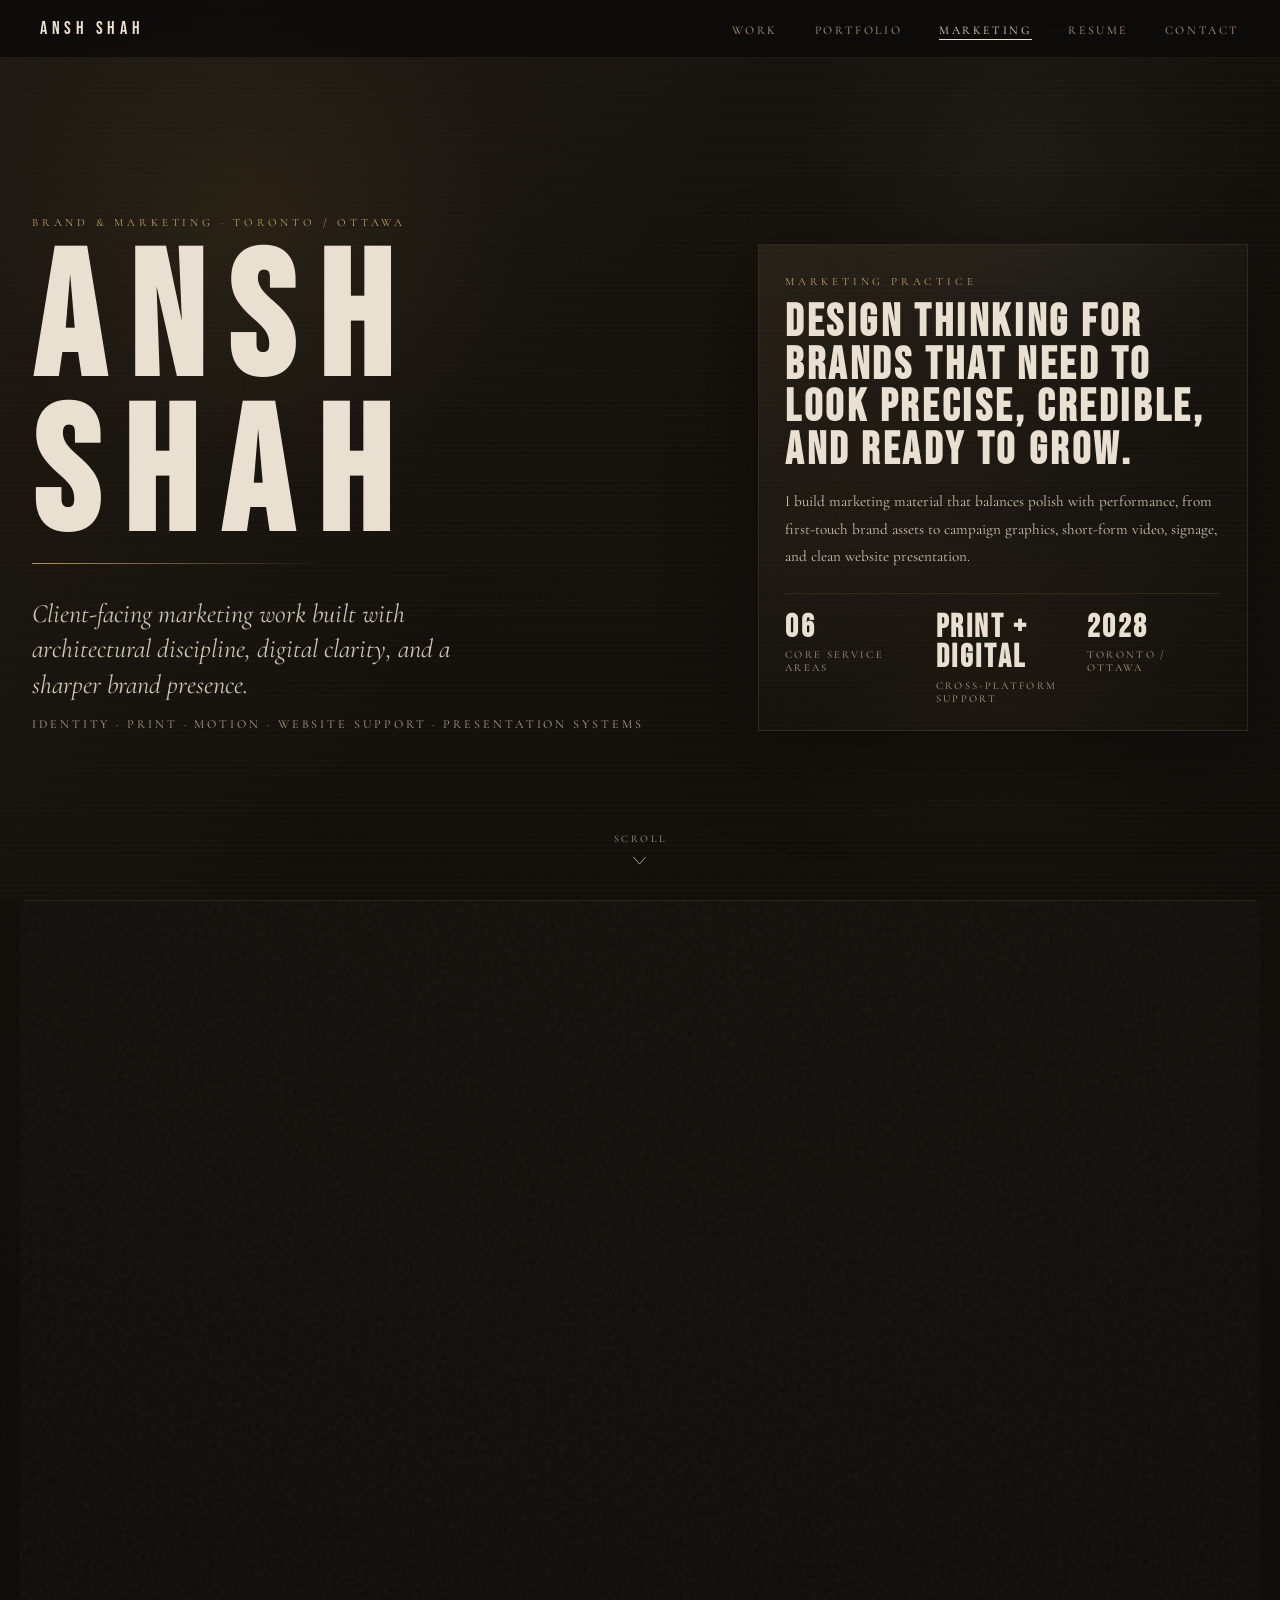
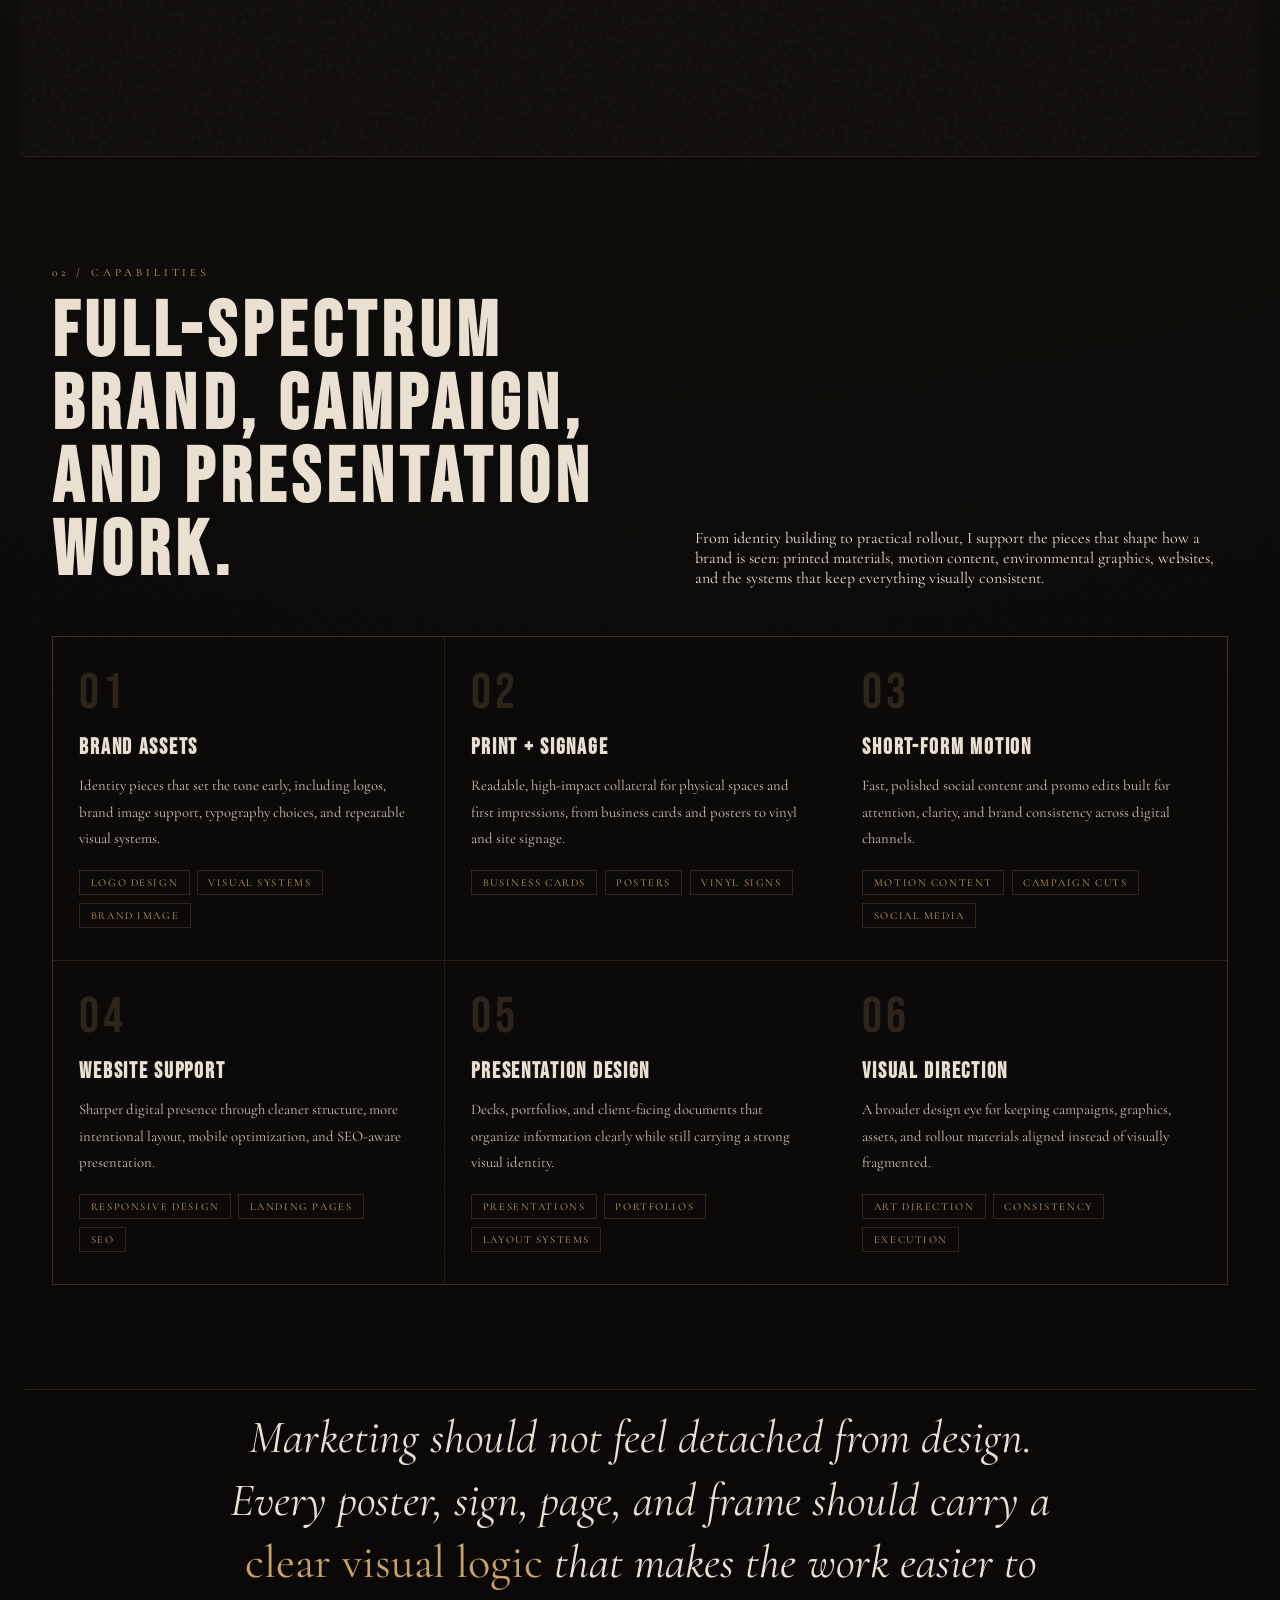
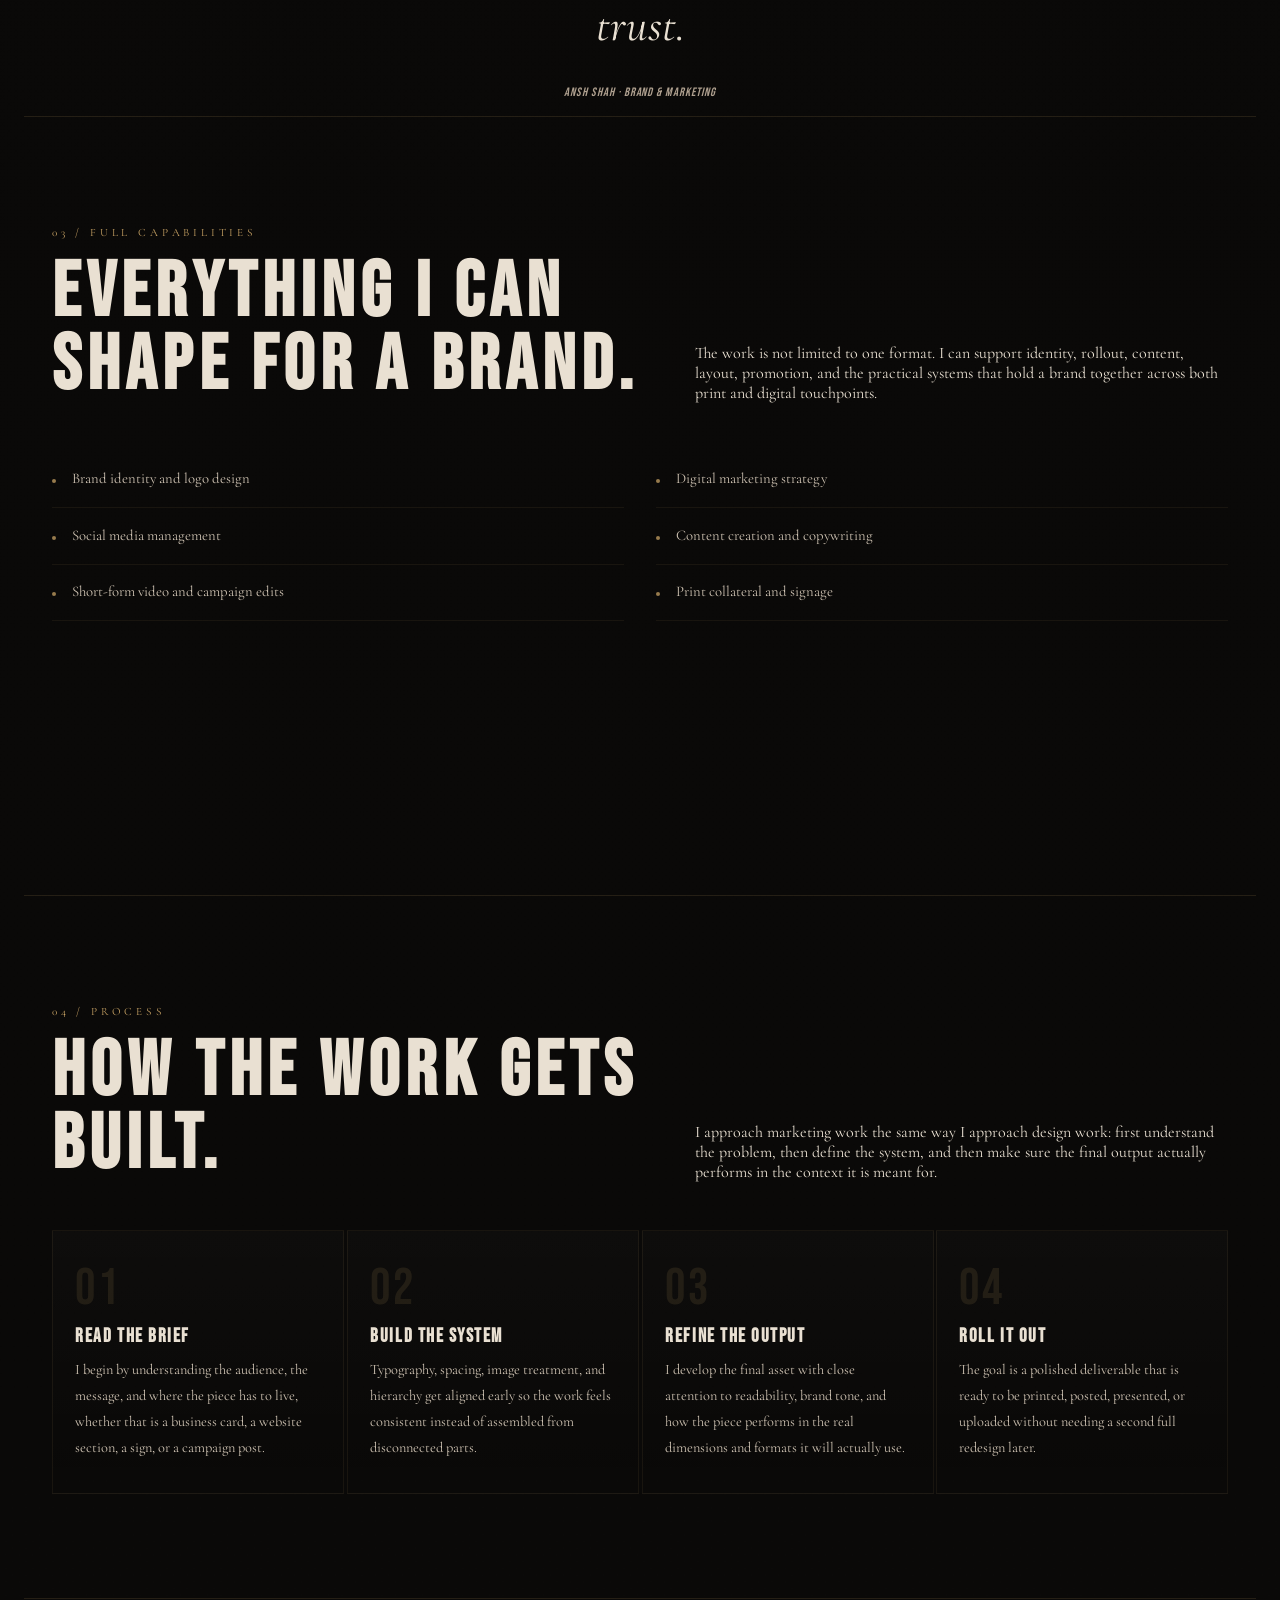
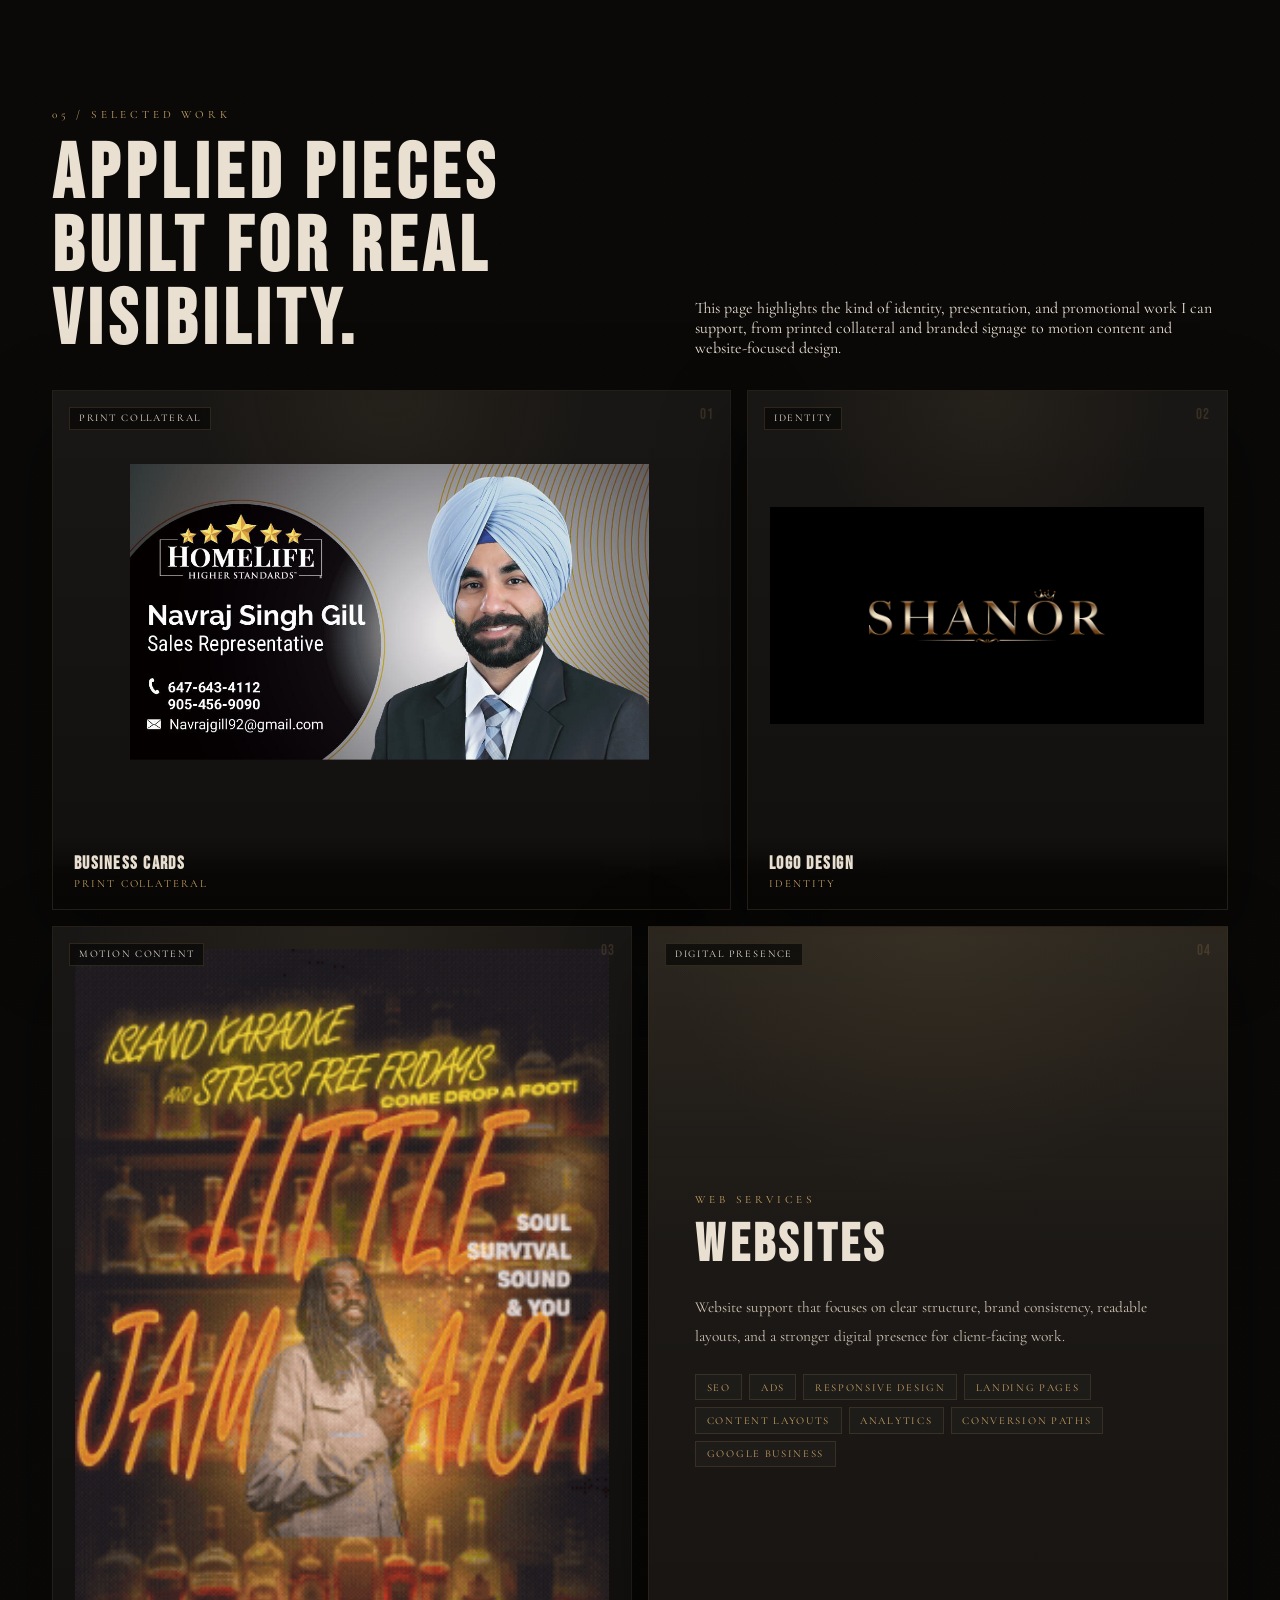
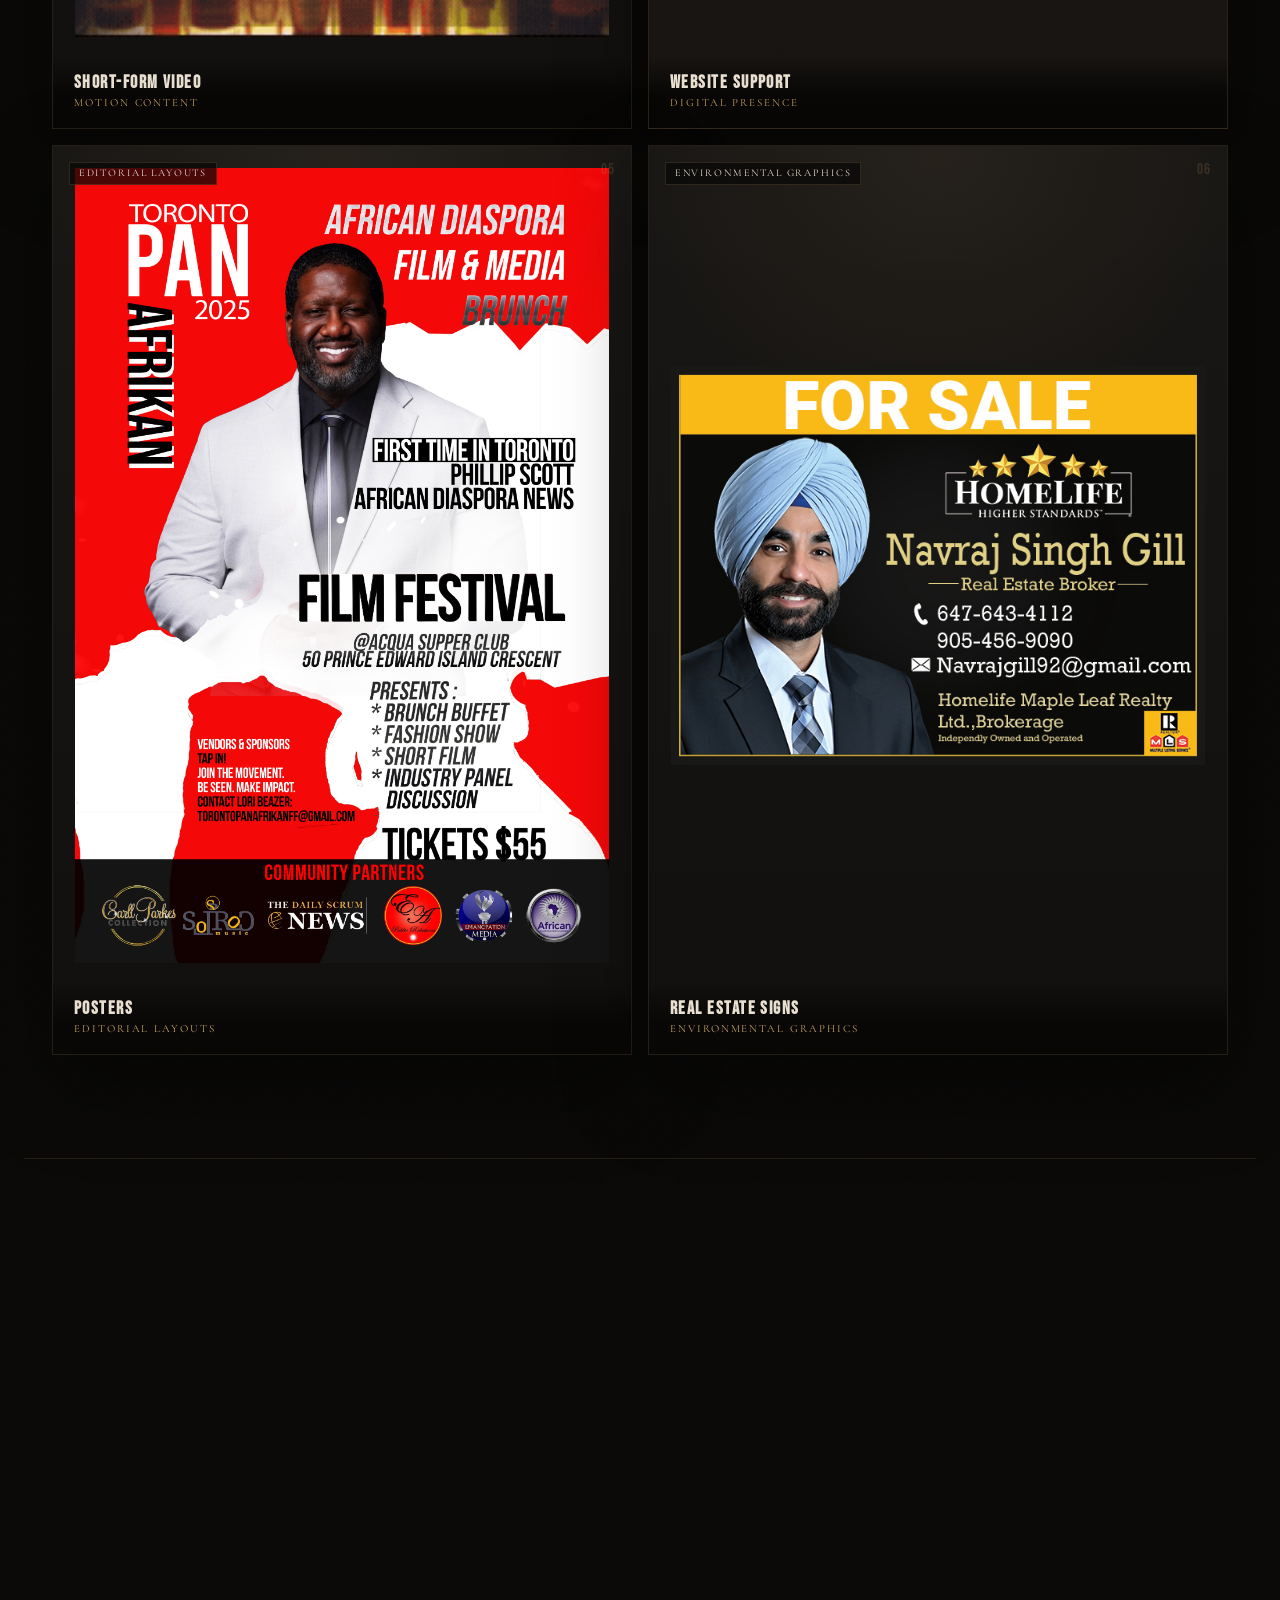
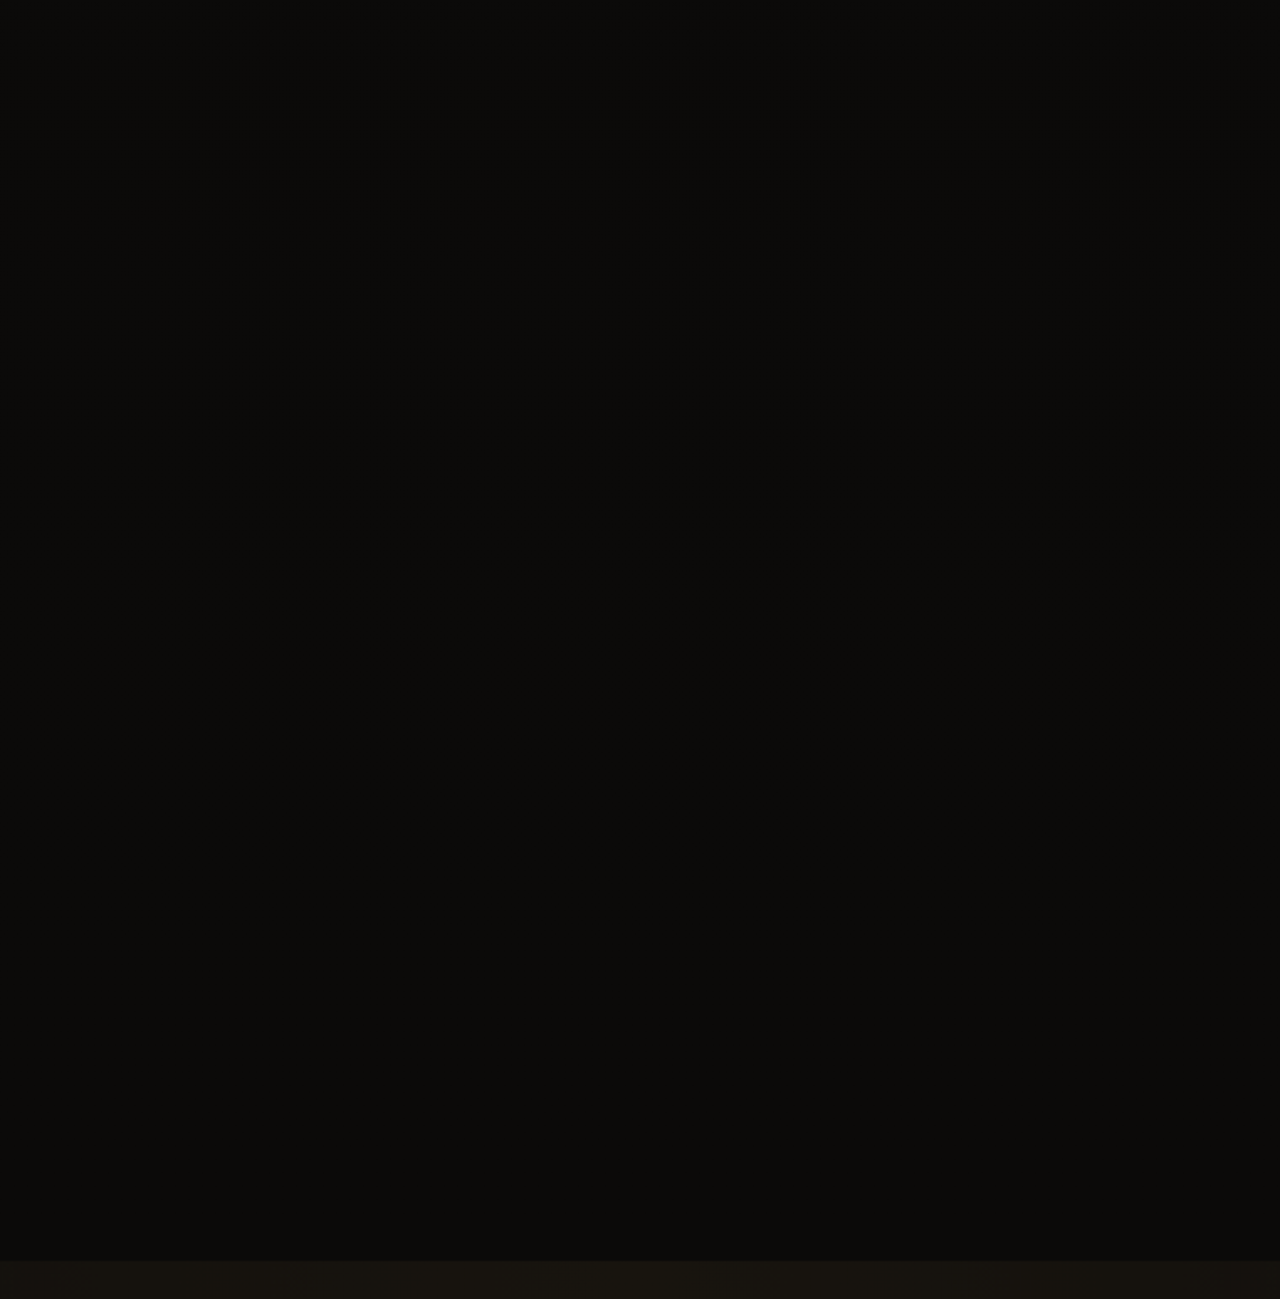
<file: marketing.html>
<!DOCTYPE html>
<html lang="en">
<head>
  <meta charset="UTF-8">
  <meta name="viewport" content="width=device-width, initial-scale=1.0">
  <title>Marketing | Ansh Shah</title>
  <meta name="description" content="Client-facing marketing services by Ansh Shah, including brand collateral, signage, short-form video, and website support.">
  <link rel="preconnect" href="https://fonts.googleapis.com">
  <link rel="preconnect" href="https://fonts.gstatic.com" crossorigin>
  <link href="https://fonts.googleapis.com/css2?family=Cormorant+Garamond:ital,wght@0,300;0,400;0,600;1,300;1,400&family=Bebas+Neue&display=swap" rel="stylesheet">
  <style>
    *, *::before, *::after { box-sizing: border-box; margin: 0; padding: 0; }

    :root {
      --bg: #0b0a09;
      --surface: #12100e;
      --surface-2: #171411;
      --cream: #e9e0d2;
      --light: #cfc3b3;
      --muted: #afa08f;
      --accent: #c7a264;
      --accent-soft: rgba(199, 162, 100, 0.16);
      --line: rgba(199, 162, 100, 0.14);
      --nav-h: 58px;
      --max: 1240px;
      --shadow: 0 30px 80px rgba(0, 0, 0, 0.42);
    }

    html { scroll-behavior: smooth; }

    body {
      background:
        radial-gradient(circle at top, rgba(199, 162, 100, 0.08), transparent 30%),
        linear-gradient(180deg, #090807 0%, #0b0a09 100%);
      color: var(--cream);
      font-family: "Cormorant Garamond", Georgia, serif;
      overflow-x: hidden;
    }

    a { color: inherit; text-decoration: none; }
    img, video { display: block; width: 100%; max-width: 100%; }

    .sticky-nav {
      position: fixed;
      top: 0;
      left: 0;
      right: 0;
      height: 58px;
      display: flex;
      align-items: center;
      justify-content: space-between;
      padding: 0 2.5rem;
      z-index: 1000;
      background: rgba(11, 10, 9, 0.82);
      backdrop-filter: blur(18px);
      border-bottom: 1px solid rgba(200, 191, 180, 0.08);
      transition:
        background 0.3s ease,
        border-color 0.3s ease,
        box-shadow 0.3s ease;
    }

    .sticky-nav.is-scrolled {
      background: rgba(11, 10, 9, 0.94);
      border-color: rgba(200, 191, 180, 0.14);
      box-shadow: 0 10px 24px rgba(0, 0, 0, 0.16);
    }

    .nav-name {
      font-family: "Bebas Neue", sans-serif;
      font-size: 1.1rem;
      letter-spacing: 0.26em;
      color: var(--cream);
      white-space: nowrap;
    }

    .nav-links {
      display: flex;
      gap: 2.3rem;
      list-style: none;
    }

    .nav-links a,
    .mobile-nav-links a {
      position: relative;
      font-size: 0.74rem;
      letter-spacing: 0.22em;
      text-transform: uppercase;
      color: var(--muted);
      transition: color 0.25s ease;
    }

    .nav-links a::after,
    .mobile-nav-links a::after {
      content: "";
      position: absolute;
      left: 0;
      bottom: -0.22rem;
      width: 0;
      height: 1px;
      background: currentColor;
      transition: width 0.3s cubic-bezier(0.16, 1, 0.3, 1);
    }

    .nav-links a:hover,
    .nav-links a.active,
    .mobile-nav-links a:hover,
    .mobile-nav-links a.active {
      color: var(--cream);
    }

    .nav-links a:hover::after,
    .nav-links a.active::after,
    .mobile-nav-links a:hover::after,
    .mobile-nav-links a.active::after {
      width: 100%;
    }

    .hamburger {
      display: none;
      width: 2.5rem;
      height: 2.5rem;
      border: 0;
      background: transparent;
      cursor: pointer;
      align-items: center;
      justify-content: center;
      padding: 0;
    }

    .hamburger span {
      display: block;
      width: 1.2rem;
      height: 1px;
      background: var(--cream);
      transition: transform 0.25s ease, opacity 0.25s ease;
    }

    .hamburger span + span { margin-top: 0.28rem; }

    .hamburger.active span:nth-child(1) { transform: translateY(5px) rotate(45deg); }
    .hamburger.active span:nth-child(2) { opacity: 0; }
    .hamburger.active span:nth-child(3) { transform: translateY(-5px) rotate(-45deg); }

    .mobile-menu {
      position: fixed;
      inset: var(--nav-h) 0 auto 0;
      padding: 1.5rem;
      background: rgba(8, 7, 6, 0.98);
      border-bottom: 1px solid var(--line);
      transform: translateY(-110%);
      opacity: 0;
      pointer-events: none;
      transition: transform 0.35s cubic-bezier(0.16, 1, 0.3, 1), opacity 0.25s ease;
      z-index: 900;
    }

    .mobile-menu.active {
      transform: translateY(0);
      opacity: 1;
      pointer-events: auto;
    }

    .mobile-nav-links {
      list-style: none;
      display: grid;
      gap: 1rem;
    }

    .hero {
      position: relative;
      min-height: 100svh;
      padding: calc(var(--nav-h) + 3rem) 2rem 4rem;
      overflow: hidden;
      display: flex;
      align-items: center;
      justify-content: center;
    }

    .hero-canvas {
      position: absolute;
      inset: 0;
      width: 100%;
      height: 100%;
      z-index: 1;
      pointer-events: none;
      opacity: 0.9;
    }

    .hero::before {
      content: "";
      position: absolute;
      inset: 0;
      background:
        radial-gradient(circle at 20% 25%, rgba(199, 162, 100, 0.08), transparent 22%),
        radial-gradient(circle at 78% 70%, rgba(199, 162, 100, 0.05), transparent 24%),
        repeating-linear-gradient(
          0deg,
          transparent,
          transparent 4px,
          rgba(199, 162, 100, 0.02) 4px,
          rgba(199, 162, 100, 0.02) 5px
        );
      pointer-events: none;
      z-index: 0;
    }

    .hero::after {
      content: "";
      position: absolute;
      inset: 0;
      background:
        linear-gradient(120deg, rgba(199, 162, 100, 0.06), transparent 45%),
        radial-gradient(circle at 80% 18%, rgba(255, 255, 255, 0.035), transparent 18%);
      pointer-events: none;
      z-index: 0;
    }

    .hero-inner {
      position: relative;
      z-index: 2;
      width: min(100%, var(--max));
      display: grid;
      grid-template-columns: minmax(0, 1.15fr) minmax(18rem, 0.85fr);
      gap: 4rem;
      align-items: end;
    }

    .hero-copy {
      max-width: 42rem;
    }

    .hero-eyebrow,
    .section-label,
    .info-label,
    .work-kicker {
      display: inline-block;
      font-size: 0.7rem;
      letter-spacing: 0.34em;
      text-transform: uppercase;
      color: var(--accent);
    }

    .hero-brand {
      margin-top: 1rem;
      font-family: "Bebas Neue", sans-serif;
      font-size: clamp(4.8rem, 15vw, 11rem);
      line-height: 0.88;
      letter-spacing: 0.14em;
      color: var(--cream);
    }

    .hero-brand span {
      display: block;
      position: relative;
      width: fit-content;
    }

    .hero-brand span::after {
      content: "";
      position: absolute;
      left: 0;
      bottom: -0.45rem;
      width: min(62vw, 21rem);
      height: 1px;
      background: linear-gradient(90deg, var(--accent), transparent 88%);
      opacity: 0.9;
    }

    .hero-sub {
      margin-top: 2.5rem;
      max-width: 30rem;
      font-size: clamp(1.15rem, 2.4vw, 1.65rem);
      line-height: 1.35;
      font-style: italic;
      color: var(--light);
    }

    .hero-meta {
      margin-top: 0.85rem;
      font-size: 0.76rem;
      letter-spacing: 0.24em;
      text-transform: uppercase;
      color: var(--muted);
    }

    .hero-panel {
      position: relative;
      padding: 1.6rem;
      background: linear-gradient(180deg, rgba(255, 255, 255, 0.02), rgba(255, 255, 255, 0));
      border: 1px solid var(--line);
      box-shadow: var(--shadow);
    }

    .hero-panel::before {
      content: "";
      position: absolute;
      inset: 0;
      background: linear-gradient(135deg, rgba(199, 162, 100, 0.08), transparent 58%);
      pointer-events: none;
    }

    .hero-panel > * { position: relative; z-index: 1; }

    .hero-panel h2 {
      margin: 0.75rem 0 1rem;
      font-family: "Bebas Neue", sans-serif;
      font-size: clamp(1.9rem, 4vw, 2.8rem);
      line-height: 0.95;
      letter-spacing: 0.08em;
      color: var(--cream);
    }

    .hero-panel p {
      font-size: 0.95rem;
      line-height: 1.8;
      color: var(--light);
    }

    .hero-stat-row {
      margin-top: 1.4rem;
      padding-top: 1.2rem;
      border-top: 1px solid var(--line);
      display: grid;
      grid-template-columns: repeat(3, minmax(0, 1fr));
      gap: 1rem;
    }

    .hero-stat strong {
      display: block;
      font-family: "Bebas Neue", sans-serif;
      font-size: 2rem;
      line-height: 0.95;
      letter-spacing: 0.08em;
      color: var(--cream);
    }

    .hero-stat span {
      display: block;
      margin-top: 0.3rem;
      font-size: 0.66rem;
      letter-spacing: 0.22em;
      text-transform: uppercase;
      color: var(--muted);
    }

    .hero-scroll {
      position: absolute;
      left: 50%;
      bottom: 2rem;
      transform: translate(-50%, 18px);
      z-index: 2;
      display: flex;
      flex-direction: column;
      align-items: center;
      gap: 0.45rem;
      color: var(--muted);
    }

    .hero-scroll span {
      font-size: 0.64rem;
      letter-spacing: 0.26em;
      text-transform: uppercase;
    }

    .hero-scroll svg {
      animation: bob 1.9s ease-in-out infinite;
    }

    .section-divider {
      width: min(100% - 3rem, var(--max));
      margin: 0 auto;
      border: 0;
      border-top: 1px solid var(--line);
    }

    .section {
      width: min(100%, var(--max));
      margin: 0 auto;
      padding: 6.5rem 2rem;
    }

    .about-grid {
      display: grid;
      grid-template-columns: minmax(0, 1.05fr) minmax(18rem, 0.95fr);
      gap: 4.5rem;
      align-items: start;
    }

    .section-heading {
      margin-top: 1rem;
      font-family: "Bebas Neue", sans-serif;
      font-size: clamp(2.6rem, 6vw, 5rem);
      line-height: 0.95;
      letter-spacing: 0.08em;
      color: var(--cream);
    }

    .about-body,
    .info-card p,
    .exp-desc,
    .services-intro p,
    .work-intro p,
    .cta-text p {
      font-size: 1rem;
      line-height: 1.9;
      color: var(--light);
    }

    .about-copy .about-body + .about-body {
      margin-top: 1.2rem;
    }

    .about-actions {
      margin-top: 2.1rem;
      display: flex;
      flex-wrap: wrap;
      gap: 0.8rem;
    }

    .marketing-support-section {
      position: relative;
      overflow: hidden;
      isolation: isolate;
    }

    .marketing-support-section::before {
      content: "";
      position: absolute;
      inset: 0;
      background-image: url("data:image/svg+xml,%3Csvg viewBox='0 0 200 200' xmlns='http://www.w3.org/2000/svg'%3E%3Cfilter id='n'%3E%3CfeTurbulence type='fractalNoise' baseFrequency='0.9' numOctaves='3' stitchTiles='stitch'/%3E%3C/filter%3E%3Crect width='100%25' height='100%25' filter='url(%23n)' opacity='1'/%3E%3C/svg%3E");
      opacity: 0.05;
      pointer-events: none;
      mix-blend-mode: soft-light;
      z-index: 0;
    }

    .marketing-support-section > * {
      position: relative;
      z-index: 1;
    }

    .marketing-support-section .about-grid {
      grid-template-columns: minmax(0, 1.3fr) minmax(0, 0.7fr);
      gap: 3.5rem;
      align-items: start;
    }

    .marketing-support-heading {
      margin-top: 1rem;
      margin-bottom: 2.4rem;
      text-transform: uppercase;
      line-height: 0.92;
    }

    .marketing-support-heading-main,
    .marketing-support-heading-tail {
      display: block;
      font-family: "Bebas Neue", sans-serif;
      font-size: clamp(2.9rem, 6.2vw, 5.3rem);
      line-height: 0.95;
      letter-spacing: 0.08em;
      color: var(--cream);
    }

    .marketing-support-heading-sub {
      display: block;
      margin: 0.5rem 0 0.55rem;
      font-family: "Bebas Neue", sans-serif;
      font-size: clamp(1.1rem, 2.3vw, 2rem);
      line-height: 0.95;
      letter-spacing: 0.18em;
      color: var(--accent);
      font-style: italic;
      opacity: 0.96;
    }

    .marketing-support-rulelabel {
      display: flex;
      align-items: center;
      gap: 1rem;
      margin: 0 0 2rem;
    }

    .marketing-support-rulelabel::before {
      content: "";
      flex: 1;
      height: 1px;
      background: rgba(199, 162, 100, 0.9);
    }

    .marketing-support-rulelabel span {
      flex-shrink: 0;
      font-family: "Bebas Neue", sans-serif;
      font-size: 0.9rem;
      letter-spacing: 0.22em;
      text-transform: uppercase;
      color: var(--accent);
      white-space: nowrap;
    }

    .marketing-support-section .about-body,
    .marketing-support-section .info-card p {
      font-size: 15px;
      line-height: 1.75;
      color: #c8b99a;
    }

    .marketing-support-section .about-copy .about-body + .about-body,
    .marketing-support-section .info-card p + p {
      margin-top: 1rem;
    }

    .marketing-support-section .info-stack {
      margin-top: 4rem;
      gap: 1.2rem;
    }

    .marketing-support-section .info-card {
      padding: 0;
      background: transparent;
      border: 0;
    }

    .marketing-support-section .info-card h3 {
      margin: 0;
      font-size: 0.9rem;
      line-height: 1;
      letter-spacing: 0.22em;
      text-transform: uppercase;
      color: var(--accent);
    }

    .marketing-support-section .info-label {
      margin-bottom: 0.8rem;
      color: var(--accent);
    }

    .marketing-support-cta {
      display: inline-flex;
      align-items: center;
      justify-content: center;
      gap: 0.7rem;
      padding: 0.85rem 1.45rem;
      border: 1px solid rgba(199, 162, 100, 0.85);
      background: transparent;
      color: var(--cream);
      font-size: 0.78rem;
      letter-spacing: 0.2em;
      text-transform: uppercase;
      transition: background 0.25s ease, color 0.25s ease, border-color 0.25s ease;
    }

    .marketing-support-cta::after {
      content: "\2192";
      font-size: 0.95rem;
      line-height: 1;
    }

    .marketing-support-cta:hover {
      background: var(--accent);
      color: #0b0a09;
      border-color: var(--accent);
    }

    .btn {
      display: inline-flex;
      align-items: center;
      justify-content: center;
      padding: 0.8rem 1.55rem;
      border: 1px solid rgba(199, 162, 100, 0.5);
      background: transparent;
      color: var(--cream);
      font-size: 0.76rem;
      letter-spacing: 0.2em;
      text-transform: uppercase;
      transition: color 0.25s ease, background 0.25s ease, border-color 0.25s ease;
    }

    .btn:hover {
      border-color: var(--cream);
      color: var(--cream);
      background: rgba(255, 255, 255, 0.03);
    }

    .btn.filled {
      background: var(--accent);
      border-color: var(--accent);
      color: #0b0a09;
    }

    .btn.filled:hover {
      background: transparent;
      border-color: var(--cream);
      color: var(--cream);
    }

    .info-stack {
      display: grid;
      gap: 1rem;
    }

    .info-card {
      padding: 1.5rem;
      background: linear-gradient(180deg, rgba(255, 255, 255, 0.025), rgba(255, 255, 255, 0));
      border: 1px solid var(--line);
    }

    .info-card h3,
    .services-card h3,
    .showcase-card-title,
    .exp-role,
    .quote cite,
    .additional-head h3,
    .cta-text h2,
    .footer-left p {
      font-family: "Bebas Neue", sans-serif;
      letter-spacing: 0.08em;
      color: var(--cream);
    }

    .info-card h3 {
      margin: 0.75rem 0 1rem;
      font-size: 1.55rem;
      line-height: 0.95;
    }

    .scope-cloud {
      margin-top: 1.2rem;
      display: flex;
      flex-wrap: wrap;
      gap: 0.45rem;
    }

    .scope-cloud span,
    .service-tags span {
      padding: 0.32rem 0.65rem;
      border: 1px solid rgba(199, 162, 100, 0.2);
      color: var(--accent);
      font-size: 0.66rem;
      letter-spacing: 0.15em;
      text-transform: uppercase;
    }

    .experience-list {
      margin-top: 1rem;
      display: grid;
    }

    .experience-item {
      padding: 1.25rem 0;
      border-top: 1px solid var(--line);
    }

    .experience-item:last-child {
      border-bottom: 1px solid var(--line);
    }

    .exp-head {
      display: flex;
      justify-content: space-between;
      gap: 1rem;
      align-items: baseline;
      margin-bottom: 0.35rem;
    }

    .exp-role {
      font-size: 1.15rem;
    }

    .exp-date,
    .exp-company,
    .showcase-card-meta,
    .collage-caption,
    .footer-left span,
    .footer-right,
    .footer-right span {
      font-size: 0.68rem;
      letter-spacing: 0.18em;
      text-transform: uppercase;
      color: var(--muted);
    }

    .exp-company { margin-bottom: 0.65rem; }
    .exp-desc { font-size: 0.92rem; }

    .services-header,
    .work-header,
    .additional-head,
    .cta-section {
      display: grid;
      grid-template-columns: minmax(0, 0.95fr) minmax(16rem, 0.85fr);
      gap: 3rem;
      align-items: end;
    }

    .services-grid {
      margin-top: 3rem;
      display: grid;
      grid-template-columns: repeat(3, minmax(0, 1fr));
      gap: 1px;
      background: var(--line);
      border: 1px solid var(--line);
    }

    .services-card {
      min-height: 20rem;
      padding: 2rem 1.65rem;
      background: var(--bg);
      transition: background 0.25s ease, transform 0.25s ease;
    }

    .services-card:hover {
      background: rgba(199, 162, 100, 0.04);
      transform: translateY(-2px);
    }

    .services-card-num,
    .showcase-card-index {
      font-family: "Bebas Neue", sans-serif;
      line-height: 1;
      letter-spacing: 0.08em;
      color: rgba(199, 162, 100, 0.18);
    }

    .services-card-num {
      font-size: 3.1rem;
      margin-bottom: 1rem;
    }

    .services-card h3 {
      font-size: 1.35rem;
      margin-bottom: 0.8rem;
    }

    .services-card p {
      font-size: 0.92rem;
      line-height: 1.8;
      color: var(--light);
    }

    .service-tags {
      display: flex;
      flex-wrap: wrap;
      gap: 0.45rem;
      margin-top: 1.15rem;
    }

    .capabilities-grid {
      margin-top: 3rem;
      display: grid;
      grid-template-columns: repeat(2, minmax(0, 1fr));
      gap: 0 2rem;
    }

    .capability-item {
      display: flex;
      align-items: baseline;
      gap: 1rem;
      padding: 1rem 0;
      border-bottom: 1px solid rgba(199, 162, 100, 0.08);
      transition: transform 0.25s ease, padding-left 0.25s ease;
    }

    .capability-item:hover {
      transform: translateX(6px);
      padding-left: 0.3rem;
    }

    .capability-dot {
      width: 4px;
      height: 4px;
      border-radius: 50%;
      background: var(--accent);
      flex-shrink: 0;
      opacity: 0.75;
    }

    .capability-item span:last-child {
      font-size: 0.92rem;
      line-height: 1.6;
      color: var(--light);
    }

    .process-grid {
      margin-top: 3rem;
      display: grid;
      grid-template-columns: repeat(4, minmax(0, 1fr));
      gap: 3px;
    }

    .process-card {
      position: relative;
      overflow: hidden;
      min-height: 16rem;
      padding: 2rem 1.4rem;
      background: linear-gradient(180deg, rgba(255, 255, 255, 0.02), rgba(255, 255, 255, 0));
      border: 1px solid rgba(199, 162, 100, 0.08);
    }

    .process-card::before {
      content: "";
      position: absolute;
      top: 0;
      left: 0;
      right: 0;
      height: 1px;
      background: var(--accent);
      transform: scaleX(0);
      transform-origin: left;
      transition: transform 0.45s cubic-bezier(0.16, 1, 0.3, 1);
    }

    .process-card:hover::before {
      transform: scaleX(1);
    }

    .process-card-num {
      font-family: "Bebas Neue", sans-serif;
      font-size: 3.2rem;
      line-height: 1;
      letter-spacing: 0.06em;
      color: rgba(199, 162, 100, 0.12);
      margin-bottom: 0.8rem;
    }

    .process-card h3 {
      font-family: "Bebas Neue", sans-serif;
      font-size: 1.2rem;
      line-height: 1;
      letter-spacing: 0.08em;
      color: var(--cream);
      margin-bottom: 0.7rem;
    }

    .process-card p {
      font-size: 0.9rem;
      line-height: 1.8;
      color: var(--light);
    }

    .work-header { margin-bottom: 2rem; }

    .showcase-grid {
      display: grid;
      grid-template-columns: repeat(12, minmax(0, 1fr));
      gap: 1rem;
    }

    .showcase-card {
      position: relative;
      overflow: hidden;
      background: var(--surface);
      border: 1px solid rgba(199, 162, 100, 0.1);
      min-height: 20rem;
      box-shadow: var(--shadow);
    }

    .showcase-card--wide { grid-column: span 7; min-height: 31rem; }
    .showcase-card--tall { grid-column: span 5; min-height: 31rem; }
    .showcase-card--half { grid-column: span 6; min-height: 24rem; }

    .showcase-card-media,
    .showcase-card-media img,
    .showcase-card-media video {
      width: 100%;
      height: 100%;
    }

    .showcase-card-media {
      display: flex;
      align-items: center;
      justify-content: center;
      padding: 1.4rem;
      padding-bottom: 5.7rem;
      background:
        radial-gradient(circle at top, rgba(199, 162, 100, 0.07), transparent 32%),
        linear-gradient(180deg, rgba(255, 255, 255, 0.03), rgba(255, 255, 255, 0));
    }

    .showcase-card-media img,
    .showcase-card-media video {
      object-fit: contain;
      filter: none;
      transition: transform 0.45s ease, box-shadow 0.35s ease;
    }

    .showcase-card:hover .showcase-card-media img,
    .showcase-card:hover .showcase-card-media video {
      transform: translateY(-4px);
    }

    .showcase-card-copy {
      position: absolute;
      inset: auto 0 0 0;
      padding: 1.15rem 1.3rem 1.2rem;
      background: linear-gradient(180deg, transparent 0%, rgba(8, 7, 6, 0.92) 55%, rgba(8, 7, 6, 0.98) 100%);
      display: grid;
      gap: 0.18rem;
      z-index: 2;
    }

    .showcase-card-title {
      font-size: 1.15rem;
      line-height: 1;
    }

    .showcase-card-meta {
      color: var(--accent);
    }

    .showcase-card-index {
      position: absolute;
      top: 1rem;
      right: 1rem;
      font-size: 0.95rem;
      z-index: 2;
    }

    .showcase-card-kicker {
      position: absolute;
      top: 1rem;
      left: 1rem;
      z-index: 2;
      padding: 0.28rem 0.55rem;
      background: rgba(8, 7, 6, 0.72);
      border: 1px solid rgba(199, 162, 100, 0.18);
      color: var(--cream);
      font-size: 0.64rem;
      letter-spacing: 0.18em;
      text-transform: uppercase;
    }

    .showcase-card-overlay {
      position: absolute;
      inset: auto 0 0 0;
      padding: 4.5rem 1.3rem 1.4rem;
      background: linear-gradient(180deg, transparent 0%, rgba(8, 7, 6, 0.15) 15%, rgba(8, 7, 6, 0.96) 100%);
      transform: translateY(100%);
      transition: transform 0.55s cubic-bezier(0.16, 1, 0.3, 1);
      z-index: 3;
    }

    .showcase-card:hover .showcase-card-overlay,
    .showcase-card:focus-within .showcase-card-overlay {
      transform: translateY(0);
    }

    .showcase-card-overlay p {
      margin-top: 0.7rem;
      font-size: 0.92rem;
      line-height: 1.8;
      color: var(--light);
    }

    .showcase-card--text {
      background:
        linear-gradient(180deg, rgba(199, 162, 100, 0.08), transparent 40%),
        var(--surface-2);
      display: flex;
      align-items: stretch;
    }

    .showcase-card--text .showcase-card-media {
      display: flex;
      height: 100%;
      padding-bottom: 1.4rem;
    }

    .showcase-service-panel {
      display: flex;
      flex-direction: column;
      justify-content: space-between;
      gap: 1.5rem;
      width: 100%;
      padding: 1.5rem;
    }

    .showcase-service-panel h3 {
      margin-top: 0.8rem;
      font-family: "Bebas Neue", sans-serif;
      font-size: clamp(2rem, 4.5vw, 3.3rem);
      line-height: 0.92;
      letter-spacing: 0.08em;
      color: var(--cream);
    }

    .showcase-service-panel p {
      font-size: 0.96rem;
      line-height: 1.85;
      color: var(--light);
    }

    .showcase-service-list {
      display: flex;
      flex-wrap: wrap;
      gap: 0.45rem;
    }

    .showcase-service-list span {
      padding: 0.35rem 0.65rem;
      background: rgba(255, 255, 255, 0.02);
      border: 1px solid rgba(199, 162, 100, 0.15);
      color: var(--accent);
      font-size: 0.66rem;
      letter-spacing: 0.16em;
      text-transform: uppercase;
    }

    .quote {
      padding-top: 1rem;
      padding-bottom: 1rem;
      text-align: center;
    }

    .quote blockquote {
      max-width: 52rem;
      margin: 0 auto;
      font-size: clamp(1.5rem, 3.8vw, 2.9rem);
      line-height: 1.35;
      font-style: italic;
      color: var(--cream);
    }

    .quote blockquote em {
      color: var(--accent);
      font-style: normal;
    }

    .quote cite {
      display: block;
      margin-top: 1.8rem;
      font-size: 0.76rem;
      text-transform: uppercase;
      color: var(--muted);
    }

    .additional-head {
      margin-bottom: 2rem;
      align-items: start;
    }

    .additional-head h3 {
      font-size: clamp(2rem, 4.5vw, 3.6rem);
      line-height: 0.95;
    }

    .additional-head p {
      font-size: 0.95rem;
      line-height: 1.8;
      color: var(--light);
    }

    .media-slider {
      position: relative;
      margin-top: 0.4rem;
      padding: 1rem 0 0;
    }

    .media-slider::before,
    .media-slider::after {
      content: "";
      position: absolute;
      top: 0;
      bottom: 0;
      width: min(9vw, 6rem);
      z-index: 3;
      pointer-events: none;
    }

    .media-slider::before {
      left: 0;
      background: linear-gradient(90deg, var(--bg) 0%, rgba(11, 10, 9, 0) 100%);
    }

    .media-slider::after {
      right: 0;
      background: linear-gradient(270deg, var(--bg) 0%, rgba(11, 10, 9, 0) 100%);
    }

    .media-slider-viewport {
      overflow: hidden;
      border-top: 1px solid rgba(199, 162, 100, 0.1);
      border-bottom: 1px solid rgba(199, 162, 100, 0.1);
      background:
        linear-gradient(180deg, rgba(255, 255, 255, 0.015), rgba(255, 255, 255, 0)),
        var(--surface);
      box-shadow: var(--shadow);
    }

    .media-slider-track {
      display: flex;
      align-items: stretch;
      gap: 1rem;
      width: max-content;
      padding: 1.25rem 0;
      animation: sliderMarquee 52s linear infinite;
      will-change: transform;
    }

    .media-slider:hover .media-slider-track,
    .media-slider:focus-within .media-slider-track {
      animation-play-state: paused;
    }

    .media-slide {
      flex: 0 0 auto;
      display: flex;
      flex-direction: column;
      width: min(28rem, 34vw);
      padding: 0.85rem;
      border-right: 1px solid rgba(199, 162, 100, 0.08);
      background: rgba(255, 255, 255, 0.015);
      overflow: hidden;
    }

    .media-slide--portrait {
      width: min(20rem, 24vw);
    }

    .media-slide--wide {
      width: min(38rem, 44vw);
    }

    .media-slide-frame {
      display: grid;
      place-items: center;
      height: clamp(14rem, 28vw, 22rem);
      padding: 0.8rem;
      background:
        radial-gradient(circle at top, rgba(199, 162, 100, 0.08), transparent 38%),
        #100f0d;
      border: 1px solid rgba(199, 162, 100, 0.1);
      overflow: hidden;
    }

    .media-slide-frame img,
    .media-slide-frame video {
      width: 100%;
      height: 100%;
      max-width: 100%;
      max-height: 100%;
      object-fit: contain;
      object-position: center;
      display: block;
    }

    .media-slide-meta {
      display: flex;
      justify-content: space-between;
      gap: 1rem;
      margin-top: 0.7rem;
      color: var(--muted);
      font-size: 0.66rem;
      letter-spacing: 0.16em;
      text-transform: uppercase;
    }

    @media (max-width: 1200px) {
      .media-slide {
        width: min(24rem, 30vw);
      }

      .media-slide--portrait {
        width: min(17rem, 21vw);
      }

      .media-slide--wide {
        width: min(31rem, 39vw);
      }

      .media-slide-frame {
        height: clamp(13rem, 24vw, 18rem);
      }
    }

    .cta-section {
      align-items: center;
      padding-top: 4rem;
      border-top: 1px solid var(--line);
    }

    .cta-text h2 {
      font-size: clamp(2.3rem, 5vw, 4rem);
      line-height: 0.95;
      margin-bottom: 0.8rem;
    }

    .cta-actions {
      display: flex;
      flex-direction: column;
      gap: 0.75rem;
      justify-self: end;
    }

    .site-footer {
      margin-top: 5rem;
      padding: 2.25rem 2rem;
      border-top: 1px solid var(--line);
      background: #090807;
      display: flex;
      justify-content: space-between;
      gap: 1.5rem;
      flex-wrap: wrap;
    }

    .footer-left p {
      font-size: 1rem;
      margin-bottom: 0.3rem;
    }

    .footer-right {
      display: flex;
      flex-direction: column;
      gap: 0.45rem;
      align-items: flex-end;
    }

    .footer-right a:hover { color: var(--cream); }

    .reveal {
      opacity: 0;
      transform: translateY(38px);
      transition:
        opacity 0.9s cubic-bezier(0.16, 1, 0.3, 1),
        transform 0.9s cubic-bezier(0.16, 1, 0.3, 1);
      will-change: opacity, transform;
    }

    .reveal.visible {
      opacity: 1;
      transform: translateY(0);
    }

    .stagger > * {
      opacity: 0;
      transform: translateY(26px);
      transition:
        opacity 0.8s cubic-bezier(0.16, 1, 0.3, 1),
        transform 0.8s cubic-bezier(0.16, 1, 0.3, 1);
      will-change: opacity, transform;
    }

    .stagger.visible > *:nth-child(1) { opacity: 1; transform: none; transition-delay: 0ms; }
    .stagger.visible > *:nth-child(2) { opacity: 1; transform: none; transition-delay: 90ms; }
    .stagger.visible > *:nth-child(3) { opacity: 1; transform: none; transition-delay: 180ms; }
    .stagger.visible > *:nth-child(4) { opacity: 1; transform: none; transition-delay: 270ms; }
    .stagger.visible > *:nth-child(5) { opacity: 1; transform: none; transition-delay: 360ms; }
    .stagger.visible > *:nth-child(6) { opacity: 1; transform: none; transition-delay: 450ms; }

    .hero-eyebrow,
    .hero-brand,
    .hero-sub,
    .hero-meta,
    .hero-panel,
    .hero-scroll {
      opacity: 0;
      transform: translateY(24px);
      animation: fadeUp 0.95s cubic-bezier(0.16, 1, 0.3, 1) forwards;
    }

    .hero-eyebrow { animation-delay: 0.12s; }
    .hero-brand { animation-delay: 0.22s; }
    .hero-sub { animation-delay: 0.5s; }
    .hero-meta { animation-delay: 0.72s; }
    .hero-panel { animation-delay: 0.45s; }
    .hero-scroll {
      animation-name: fadeUpCentered;
      animation-delay: 1s;
      animation-duration: 0.7s;
    }

    @keyframes fadeUp {
      to {
        opacity: 1;
        transform: translateY(0);
      }
    }

    @keyframes fadeUpCentered {
      to {
        opacity: 1;
        transform: translate(-50%, 0);
      }
    }

    @keyframes bob {
      0%, 100% { transform: translateY(0); }
      50% { transform: translateY(8px); }
    }

    @keyframes sliderMarquee {
      from { transform: translateX(0); }
      to { transform: translateX(calc(-50% - 0.5rem)); }
    }

    @media (max-width: 980px) {
      .sticky-nav { padding: 0 1.2rem; }
      .nav-links { display: none; }
      .hamburger { display: inline-flex; }

      .hero,
      .section { padding-left: 1.2rem; padding-right: 1.2rem; }

      .hero-inner,
      .about-grid,
      .services-header,
      .work-header,
      .additional-head,
      .cta-section {
        grid-template-columns: 1fr;
        gap: 2.4rem;
      }

      .hero-panel { max-width: 32rem; }

      .services-grid {
        grid-template-columns: repeat(2, minmax(0, 1fr));
      }

      .marketing-support-section .about-grid {
        grid-template-columns: 1fr;
      }

      .marketing-support-section .info-stack {
        margin-top: 0;
      }

      .capabilities-grid {
        grid-template-columns: 1fr;
      }

      .process-grid {
        grid-template-columns: repeat(2, minmax(0, 1fr));
      }

      .showcase-card--wide,
      .showcase-card--tall,
      .showcase-card--half {
        grid-column: span 12;
        min-height: 22rem;
      }

      .media-slide,
      .media-slide--portrait,
      .media-slide--wide {
        width: min(24rem, 70vw);
      }

      .cta-actions {
        justify-self: start;
        flex-direction: row;
        flex-wrap: wrap;
      }

      .footer-right { align-items: flex-start; }
    }

    @media (max-width: 640px) {
      .hero {
        min-height: auto;
        padding-top: calc(var(--nav-h) + 2.5rem);
      }

      .hero-brand {
        font-size: clamp(3.6rem, 19vw, 6rem);
      }

      .hero-panel {
        padding: 1.2rem;
      }

      .marketing-support-rulelabel {
        gap: 0.75rem;
      }

      .marketing-support-rulelabel span {
        white-space: normal;
        text-align: right;
      }

      .hero-stat-row,
      .services-grid,
      .process-grid {
        grid-template-columns: 1fr;
      }

      .services-card {
        min-height: auto;
      }

      .media-slider {
        margin-left: -1.2rem;
        margin-right: -1.2rem;
        padding-top: 0.75rem;
      }

      .media-slider::before,
      .media-slider::after {
        width: 1.4rem;
      }

      .media-slider-viewport {
        overflow-x: auto;
        overflow-y: hidden;
        -webkit-overflow-scrolling: touch;
        scroll-snap-type: x proximity;
        scrollbar-width: none;
      }

      .media-slider-viewport::-webkit-scrollbar {
        display: none;
      }

      .media-slider-track {
        width: auto;
        gap: 0.7rem;
        padding: 1rem 1.2rem;
        animation: none;
      }

      .media-slide,
      .media-slide--portrait,
      .media-slide--wide {
        width: min(18.5rem, 78vw);
        padding: 0.7rem;
        scroll-snap-align: center;
      }

      .media-slide-frame {
        height: 12.75rem;
      }

      .site-footer {
        padding-left: 1.2rem;
        padding-right: 1.2rem;
      }
    }

    @media (prefers-reduced-motion: reduce) {
      *, *::before, *::after {
        animation: none !important;
        transition: none !important;
        scroll-behavior: auto !important;
      }

      .reveal,
      .stagger > * {
        opacity: 1 !important;
        transform: none !important;
      }
    }
  </style>
</head>
<body>
  <nav class="sticky-nav" id="nav">
    <a href="index.html" class="nav-name">ANSH SHAH</a>
    <ul class="nav-links">
      <li><a href="index.html#work">Work</a></li>
      <li><a href="portfolio.html">Portfolio</a></li>
      <li><a href="marketing.html" class="active">Marketing</a></li>
      <li><a href="resume.html">Resume</a></li>
      <li><a href="mailto:ansh-shah@outlook.com">Contact</a></li>
    </ul>
    <button class="hamburger" type="button" aria-label="Toggle menu" aria-expanded="false">
      <span></span>
      <span></span>
      <span></span>
    </button>
  </nav>

  <div class="mobile-menu" aria-hidden="true">
    <ul class="mobile-nav-links">
      <li><a href="index.html#work">Work</a></li>
      <li><a href="portfolio.html">Portfolio</a></li>
      <li><a href="marketing.html" class="active">Marketing</a></li>
      <li><a href="resume.html">Resume</a></li>
      <li><a href="mailto:ansh-shah@outlook.com">Contact</a></li>
    </ul>
  </div>

  <main>
    <section class="hero">
      <canvas class="hero-canvas" id="hero-canvas" aria-hidden="true"></canvas>
      <div class="hero-inner">
        <div class="hero-copy">
          <span class="hero-eyebrow">Brand & Marketing &middot; Toronto / Ottawa</span>
          <h1 class="hero-brand"><span>ANSH SHAH</span></h1>
          <p class="hero-sub">Client-facing marketing work built with architectural discipline, digital clarity, and a sharper brand presence.</p>
          <p class="hero-meta">Identity &middot; Print &middot; Motion &middot; Website Support &middot; Presentation Systems</p>
        </div>

        <aside class="hero-panel" aria-label="Marketing overview">
          <span class="info-label">Marketing Practice</span>
          <h2>Design thinking for brands that need to look precise, credible, and ready to grow.</h2>
          <p>I build marketing material that balances polish with performance, from first-touch brand assets to campaign graphics, short-form video, signage, and clean website presentation.</p>
          <div class="hero-stat-row">
            <div class="hero-stat">
              <strong>06</strong>
              <span>Core Service Areas</span>
            </div>
            <div class="hero-stat">
              <strong>Print + Digital</strong>
              <span>Cross-Platform Support</span>
            </div>
            <div class="hero-stat">
              <strong>2028</strong>
              <span>Toronto / Ottawa</span>
            </div>
          </div>
        </aside>
      </div>

      <a class="hero-scroll" href="#selected-work" aria-label="Scroll to selected work">
        <span>Scroll</span>
        <svg width="16" height="16" viewBox="0 0 16 16" fill="none" stroke="currentColor" stroke-width="1">
          <polyline points="2,5 8,12 14,5"></polyline>
        </svg>
      </a>
    </section>

    <hr class="section-divider">

    <section class="section marketing-support-section">
      <div class="about-grid reveal">
        <div class="about-copy">
          <span class="section-label">01 / Positioning</span>
          <h2 class="section-heading marketing-support-heading">
            <span class="marketing-support-heading-main">Marketing Support</span>
            <span class="marketing-support-heading-sub">With a Designer's Eye</span>
            <span class="marketing-support-heading-tail">And a Builder's Discipline</span>
          </h2>
          <div class="marketing-support-rulelabel">
            <span>Strategic. Not Decorative.</span>
          </div>
          <p class="about-body">I am an architecture student and designer whose work is rooted in sustainability, material innovation, and community-centered thinking. Alongside architectural work, I create client-facing visuals that help businesses present themselves clearly across print, signage, motion, and digital platforms.</p>
          <p class="about-body">My process combines layout, branding, and digital workflow tools to build polished marketing materials that feel intentional, readable, and consistent. Whether the goal is a stronger first impression, a clearer visual identity, or a better online presence, I approach each piece with the same focus on performance, detail, and impact.</p>
          <div class="about-actions">
            <a href="mailto:ansh-shah@outlook.com" class="marketing-support-cta">Start a Project</a>
          </div>
        </div>

        <div class="info-stack">
          <article class="info-card">
            <span class="info-label">Approach</span>
            <p>I work best on projects that need both visual direction and careful execution, especially for design-focused, real estate, academic, and growing business clients. My background in architectural presentations, digital tools, and the Adobe Suite lets me move comfortably between branding, presentations, marketing graphics, and spatially aware communication.</p>
          </article>

          <article class="info-card">
            <span class="info-label">Service Scope</span>
            <div class="scope-cloud" aria-label="Marketing service scope">
              <span>Brand Assets</span>
              <span>Print Design</span>
              <span>Signage</span>
              <span>Short-Form Video</span>
              <span>Website Support</span>
              <span>Presentation Design</span>
              <span>Adobe Suite</span>
              <span>D5 Render</span>
              <span>Layout Systems</span>
              <span>Digital Branding</span>
              <span>Marketing Graphics</span>
              <span>Portfolio Formatting</span>
            </div>
          </article>
        </div>
      </div>
    </section>

    <hr class="section-divider">

    <section class="section">
      <div class="services-header">
        <div class="services-intro reveal">
          <span class="section-label">02 / Capabilities</span>
          <h2 class="section-heading">Full-spectrum brand, campaign, and presentation work.</h2>
        </div>
        <div class="reveal">
          <p>From identity building to practical rollout, I support the pieces that shape how a brand is seen: printed materials, motion content, environmental graphics, websites, and the systems that keep everything visually consistent.</p>
        </div>
      </div>

      <div class="services-grid stagger reveal">
        <article class="services-card">
          <div class="services-card-num">01</div>
          <h3>Brand Assets</h3>
          <p>Identity pieces that set the tone early, including logos, brand image support, typography choices, and repeatable visual systems.</p>
          <div class="service-tags">
            <span>Logo Design</span>
            <span>Visual Systems</span>
            <span>Brand Image</span>
          </div>
        </article>

        <article class="services-card">
          <div class="services-card-num">02</div>
          <h3>Print + Signage</h3>
          <p>Readable, high-impact collateral for physical spaces and first impressions, from business cards and posters to vinyl and site signage.</p>
          <div class="service-tags">
            <span>Business Cards</span>
            <span>Posters</span>
            <span>Vinyl Signs</span>
          </div>
        </article>

        <article class="services-card">
          <div class="services-card-num">03</div>
          <h3>Short-Form Motion</h3>
          <p>Fast, polished social content and promo edits built for attention, clarity, and brand consistency across digital channels.</p>
          <div class="service-tags">
            <span>Motion Content</span>
            <span>Campaign Cuts</span>
            <span>Social Media</span>
          </div>
        </article>

        <article class="services-card">
          <div class="services-card-num">04</div>
          <h3>Website Support</h3>
          <p>Sharper digital presence through cleaner structure, more intentional layout, mobile optimization, and SEO-aware presentation.</p>
          <div class="service-tags">
            <span>Responsive Design</span>
            <span>Landing Pages</span>
            <span>SEO</span>
          </div>
        </article>

        <article class="services-card">
          <div class="services-card-num">05</div>
          <h3>Presentation Design</h3>
          <p>Decks, portfolios, and client-facing documents that organize information clearly while still carrying a strong visual identity.</p>
          <div class="service-tags">
            <span>Presentations</span>
            <span>Portfolios</span>
            <span>Layout Systems</span>
          </div>
        </article>

        <article class="services-card">
          <div class="services-card-num">06</div>
          <h3>Visual Direction</h3>
          <p>A broader design eye for keeping campaigns, graphics, assets, and rollout materials aligned instead of visually fragmented.</p>
          <div class="service-tags">
            <span>Art Direction</span>
            <span>Consistency</span>
            <span>Execution</span>
          </div>
        </article>
      </div>
    </section>

    <hr class="section-divider">

    <section class="section quote reveal">
      <blockquote>
        Marketing should not feel detached from design. Every poster, sign,
        page, and frame should carry a <em>clear visual logic</em> that makes
        the work easier to trust.
      </blockquote>
      <cite>ANSH SHAH &middot; Brand & Marketing</cite>
    </section>

    <hr class="section-divider">

    <section class="section">
      <div class="services-header">
        <div class="services-intro reveal">
          <span class="section-label">03 / Full Capabilities</span>
          <h2 class="section-heading">Everything I can shape for a brand.</h2>
        </div>
        <div class="reveal">
          <p>The work is not limited to one format. I can support identity, rollout, content, layout, promotion, and the practical systems that hold a brand together across both print and digital touchpoints.</p>
        </div>
      </div>

      <div class="capabilities-grid stagger reveal">
        <div class="capability-item"><span class="capability-dot"></span><span>Brand identity and logo design</span></div>
        <div class="capability-item"><span class="capability-dot"></span><span>Digital marketing strategy</span></div>
        <div class="capability-item"><span class="capability-dot"></span><span>Social media management</span></div>
        <div class="capability-item"><span class="capability-dot"></span><span>Content creation and copywriting</span></div>
        <div class="capability-item"><span class="capability-dot"></span><span>Short-form video and campaign edits</span></div>
        <div class="capability-item"><span class="capability-dot"></span><span>Print collateral and signage</span></div>
        <div class="capability-item"><span class="capability-dot"></span><span>Website layout and landing pages</span></div>
        <div class="capability-item"><span class="capability-dot"></span><span>SEO-aware page structure</span></div>
        <div class="capability-item"><span class="capability-dot"></span><span>Presentation design and pitch decks</span></div>
        <div class="capability-item"><span class="capability-dot"></span><span>Portfolio formatting and visual systems</span></div>
        <div class="capability-item"><span class="capability-dot"></span><span>Render post-production and image cleanup</span></div>
        <div class="capability-item"><span class="capability-dot"></span><span>Campaign graphics and rollout support</span></div>
      </div>
    </section>

    <hr class="section-divider">

    <section class="section">
      <div class="services-header">
        <div class="services-intro reveal">
          <span class="section-label">04 / Process</span>
          <h2 class="section-heading">How the work gets built.</h2>
        </div>
        <div class="reveal">
          <p>I approach marketing work the same way I approach design work: first understand the problem, then define the system, and then make sure the final output actually performs in the context it is meant for.</p>
        </div>
      </div>

      <div class="process-grid stagger reveal">
        <article class="process-card">
          <div class="process-card-num">01</div>
          <h3>Read the Brief</h3>
          <p>I begin by understanding the audience, the message, and where the piece has to live, whether that is a business card, a website section, a sign, or a campaign post.</p>
        </article>

        <article class="process-card">
          <div class="process-card-num">02</div>
          <h3>Build the System</h3>
          <p>Typography, spacing, image treatment, and hierarchy get aligned early so the work feels consistent instead of assembled from disconnected parts.</p>
        </article>

        <article class="process-card">
          <div class="process-card-num">03</div>
          <h3>Refine the Output</h3>
          <p>I develop the final asset with close attention to readability, brand tone, and how the piece performs in the real dimensions and formats it will actually use.</p>
        </article>

        <article class="process-card">
          <div class="process-card-num">04</div>
          <h3>Roll It Out</h3>
          <p>The goal is a polished deliverable that is ready to be printed, posted, presented, or uploaded without needing a second full redesign later.</p>
        </article>
      </div>
    </section>

    <hr class="section-divider">

    <section class="section" id="selected-work">
      <div class="work-header">
        <div class="work-intro reveal">
          <span class="section-label">05 / Selected Work</span>
          <h2 class="section-heading">Applied pieces built for real visibility.</h2>
        </div>
        <div class="reveal">
          <p>This page highlights the kind of identity, presentation, and promotional work I can support, from printed collateral and branded signage to motion content and website-focused design.</p>
        </div>
      </div>

      <div class="showcase-grid stagger reveal">
        <article class="showcase-card showcase-card--wide">
          <span class="showcase-card-kicker">Print Collateral</span>
          <span class="showcase-card-index">01</span>
          <div class="showcase-card-media">
            <img src="assets/Social%20Media%20Page/Business_Cards.png" alt="Business card collateral sample">
          </div>
          <div class="showcase-card-copy">
            <h3 class="showcase-card-title">Business Cards</h3>
            <span class="showcase-card-meta">Print Collateral</span>
          </div>
          <div class="showcase-card-overlay">
            <span class="work-kicker">Print Collateral</span>
            <p>Clean, branded business card layouts designed to strengthen first impressions through typography, hierarchy, and a consistent visual identity.</p>
          </div>
        </article>

        <article class="showcase-card showcase-card--tall">
          <span class="showcase-card-kicker">Identity</span>
          <span class="showcase-card-index">02</span>
          <div class="showcase-card-media">
            <img src="assets/Social%20Media%20Page/Logo.jpg" alt="Logo design sample">
          </div>
          <div class="showcase-card-copy">
            <h3 class="showcase-card-title">Logo Design</h3>
            <span class="showcase-card-meta">Identity</span>
          </div>
          <div class="showcase-card-overlay">
            <span class="work-kicker">Identity</span>
            <p>Logo concepts and identity assets developed for use across print, digital platforms, signage, and broader brand presentation.</p>
          </div>
        </article>

        <article class="showcase-card showcase-card--half">
          <span class="showcase-card-kicker">Motion Content</span>
          <span class="showcase-card-index">03</span>
          <div class="showcase-card-media">
            <video
              src="assets/Social%20Media%20Page/Short_Video.mp4"
              aria-label="Short-form video preview"
              data-fallback-image="assets/Social%20Media%20Page/Short_Video.gif"
              autoplay
              muted
              loop
              playsinline
              preload="metadata"
            ></video>
          </div>
          <div class="showcase-card-copy">
            <h3 class="showcase-card-title">Short-Form Video</h3>
            <span class="showcase-card-meta">Motion Content</span>
          </div>
          <div class="showcase-card-overlay">
            <span class="work-kicker">Motion Content</span>
            <p>Short-form social content, animated promos, and fast-paced visual edits made to support announcements, campaigns, and online engagement.</p>
          </div>
        </article>

        <article class="showcase-card showcase-card--half showcase-card--text">
          <span class="showcase-card-kicker">Digital Presence</span>
          <span class="showcase-card-index">04</span>
          <div class="showcase-card-media">
            <div class="showcase-service-panel">
              <div>
                <span class="work-kicker">Web Services</span>
                <h3>WEBSITES</h3>
              </div>
              <p>Website support that focuses on clear structure, brand consistency, readable layouts, and a stronger digital presence for client-facing work.</p>
              <div class="showcase-service-list" aria-label="Website-related services">
                <span>SEO</span>
                <span>Ads</span>
                <span>Responsive Design</span>
                <span>Landing Pages</span>
                <span>Content Layouts</span>
                <span>Analytics</span>
                <span>Conversion Paths</span>
                <span>Google Business</span>
              </div>
            </div>
          </div>
          <div class="showcase-card-copy">
            <h3 class="showcase-card-title">Website Support</h3>
            <span class="showcase-card-meta">Digital Presence</span>
          </div>
          <div class="showcase-card-overlay">
            <span class="work-kicker">Digital Presence</span>
            <p>Website design support for branded pages, SEO-aware structure, digital campaigns, layout systems, and online experiences that feel cohesive and professional.</p>
          </div>
        </article>

        <article class="showcase-card showcase-card--half">
          <span class="showcase-card-kicker">Editorial Layouts</span>
          <span class="showcase-card-index">05</span>
          <div class="showcase-card-media">
            <img src="assets/Social%20Media%20Page/Posters_2.jpg" alt="Poster design sample">
          </div>
          <div class="showcase-card-copy">
            <h3 class="showcase-card-title">Posters</h3>
            <span class="showcase-card-meta">Editorial Layouts</span>
          </div>
          <div class="showcase-card-overlay">
            <span class="work-kicker">Editorial Layouts</span>
            <p>Editorial poster layouts built for campaigns, announcements, events, or branded storytelling with strong hierarchy and visual rhythm.</p>
          </div>
        </article>

        <article class="showcase-card showcase-card--half">
          <span class="showcase-card-kicker">Environmental Graphics</span>
          <span class="showcase-card-index">06</span>
          <div class="showcase-card-media">
            <img src="assets/Social%20Media%20Page/Real_Estate_Signs.jpg" alt="Real estate signage sample">
          </div>
          <div class="showcase-card-copy">
            <h3 class="showcase-card-title">Real Estate Signs</h3>
            <span class="showcase-card-meta">Environmental Graphics</span>
          </div>
          <div class="showcase-card-overlay">
            <span class="work-kicker">Environmental Graphics</span>
            <p>Property and site signage designed for visibility, readability, and strong brand presence across outdoor, sales, and location-based applications.</p>
          </div>
        </article>
      </div>
    </section>

    <hr class="section-divider">

    <section class="section">
      <div class="additional-head">
        <div class="reveal">
          <span class="section-label">06 / Additional Work</span>
          <h3>A wider collage of campaign, brand, and layout work.</h3>
        </div>
        <div class="reveal">
          <p>These pieces broaden the picture: more campaign assets, content experiments, and branded compositions across multiple formats and aspect ratios.</p>
        </div>
      </div>

      <div class="media-slider stagger reveal" aria-label="Additional marketing work slider">
        <div class="media-slider-viewport">
          <div class="media-slider-track">
            <figure class="media-slide media-slide--wide">
              <div class="media-slide-frame">
                <img src="assets/Social%20Media%20Page/Additional%20Work/1.png" alt="Additional campaign work sample 1" loading="lazy">
              </div>
              <figcaption class="media-slide-meta"><span>Campaign Asset</span><span>01</span></figcaption>
            </figure>

            <figure class="media-slide media-slide--portrait">
              <div class="media-slide-frame">
                <img src="assets/Social%20Media%20Page/Additional%20Work/2.gif" alt="Animated marketing work sample 2" loading="lazy">
              </div>
              <figcaption class="media-slide-meta"><span>Animated Graphic</span><span>02</span></figcaption>
            </figure>

            <figure class="media-slide media-slide--portrait">
              <div class="media-slide-frame">
                <video
                  src="assets/Social%20Media%20Page/Additional%20Work/EVERYFRIDAY.mp4"
                  aria-label="Additional marketing motion sample"
                  autoplay
                  muted
                  loop
                  playsinline
                  preload="metadata"
                ></video>
              </div>
              <figcaption class="media-slide-meta"><span>Motion Content</span><span>03</span></figcaption>
            </figure>

            <figure class="media-slide">
              <div class="media-slide-frame">
                <img src="assets/Social%20Media%20Page/Additional%20Work/6.png" alt="Additional campaign work sample 6" loading="lazy">
              </div>
              <figcaption class="media-slide-meta"><span>Campaign Layout</span><span>04</span></figcaption>
            </figure>

            <figure class="media-slide media-slide--portrait">
              <div class="media-slide-frame">
                <img src="assets/Social%20Media%20Page/Additional%20Work/3.jpg" alt="Additional campaign work sample 3" loading="lazy">
              </div>
              <figcaption class="media-slide-meta"><span>Poster Application</span><span>05</span></figcaption>
            </figure>

            <figure class="media-slide">
              <div class="media-slide-frame">
                <img src="assets/Social%20Media%20Page/Additional%20Work/7.png" alt="Additional campaign work sample 7" loading="lazy">
              </div>
              <figcaption class="media-slide-meta"><span>Digital Graphic</span><span>06</span></figcaption>
            </figure>

            <figure class="media-slide media-slide--portrait">
              <div class="media-slide-frame">
                <img src="assets/Social%20Media%20Page/Additional%20Work/4.jpg" alt="Additional campaign work sample 4" loading="lazy">
              </div>
              <figcaption class="media-slide-meta"><span>Social Post</span><span>07</span></figcaption>
            </figure>

            <figure class="media-slide media-slide--portrait">
              <div class="media-slide-frame">
                <img src="assets/Social%20Media%20Page/Additional%20Work/9.png" alt="Additional campaign work sample 9" loading="lazy">
              </div>
              <figcaption class="media-slide-meta"><span>Brand Layout</span><span>08</span></figcaption>
            </figure>

            <figure class="media-slide media-slide--portrait">
              <div class="media-slide-frame">
                <img src="assets/Social%20Media%20Page/Additional%20Work/5.jpg" alt="Additional campaign work sample 5" loading="lazy">
              </div>
              <figcaption class="media-slide-meta"><span>Print Graphic</span><span>09</span></figcaption>
            </figure>

            <figure class="media-slide media-slide--portrait">
              <div class="media-slide-frame">
                <img src="assets/Social%20Media%20Page/Additional%20Work/10.jpg" alt="Additional campaign work sample 10" loading="lazy">
              </div>
              <figcaption class="media-slide-meta"><span>Story Layout</span><span>10</span></figcaption>
            </figure>

            <figure class="media-slide media-slide--portrait">
              <div class="media-slide-frame">
                <img src="assets/Social%20Media%20Page/Additional%20Work/8.jpg" alt="Additional campaign work sample 8" loading="lazy">
              </div>
              <figcaption class="media-slide-meta"><span>Editorial Post</span><span>11</span></figcaption>
            </figure>

            <figure class="media-slide media-slide--wide" aria-hidden="true">
              <div class="media-slide-frame">
                <img src="assets/Social%20Media%20Page/Additional%20Work/1.png" alt="" loading="lazy">
              </div>
              <figcaption class="media-slide-meta"><span>Campaign Asset</span><span>01</span></figcaption>
            </figure>

            <figure class="media-slide media-slide--portrait" aria-hidden="true">
              <div class="media-slide-frame">
                <img src="assets/Social%20Media%20Page/Additional%20Work/2.gif" alt="" loading="lazy">
              </div>
              <figcaption class="media-slide-meta"><span>Animated Graphic</span><span>02</span></figcaption>
            </figure>

            <figure class="media-slide media-slide--portrait" aria-hidden="true">
              <div class="media-slide-frame">
                <video
                  src="assets/Social%20Media%20Page/Additional%20Work/EVERYFRIDAY.mp4"
                  aria-label="Duplicate additional marketing motion sample"
                  autoplay
                  muted
                  loop
                  playsinline
                  preload="metadata"
                ></video>
              </div>
              <figcaption class="media-slide-meta"><span>Motion Content</span><span>03</span></figcaption>
            </figure>

            <figure class="media-slide" aria-hidden="true">
              <div class="media-slide-frame">
                <img src="assets/Social%20Media%20Page/Additional%20Work/6.png" alt="" loading="lazy">
              </div>
              <figcaption class="media-slide-meta"><span>Campaign Layout</span><span>04</span></figcaption>
            </figure>

            <figure class="media-slide media-slide--portrait" aria-hidden="true">
              <div class="media-slide-frame">
                <img src="assets/Social%20Media%20Page/Additional%20Work/3.jpg" alt="" loading="lazy">
              </div>
              <figcaption class="media-slide-meta"><span>Poster Application</span><span>05</span></figcaption>
            </figure>

            <figure class="media-slide" aria-hidden="true">
              <div class="media-slide-frame">
                <img src="assets/Social%20Media%20Page/Additional%20Work/7.png" alt="" loading="lazy">
              </div>
              <figcaption class="media-slide-meta"><span>Digital Graphic</span><span>06</span></figcaption>
            </figure>

            <figure class="media-slide media-slide--portrait" aria-hidden="true">
              <div class="media-slide-frame">
                <img src="assets/Social%20Media%20Page/Additional%20Work/4.jpg" alt="" loading="lazy">
              </div>
              <figcaption class="media-slide-meta"><span>Social Post</span><span>07</span></figcaption>
            </figure>

            <figure class="media-slide media-slide--portrait" aria-hidden="true">
              <div class="media-slide-frame">
                <img src="assets/Social%20Media%20Page/Additional%20Work/9.png" alt="" loading="lazy">
              </div>
              <figcaption class="media-slide-meta"><span>Brand Layout</span><span>08</span></figcaption>
            </figure>

            <figure class="media-slide media-slide--portrait" aria-hidden="true">
              <div class="media-slide-frame">
                <img src="assets/Social%20Media%20Page/Additional%20Work/5.jpg" alt="" loading="lazy">
              </div>
              <figcaption class="media-slide-meta"><span>Print Graphic</span><span>09</span></figcaption>
            </figure>

            <figure class="media-slide media-slide--portrait" aria-hidden="true">
              <div class="media-slide-frame">
                <img src="assets/Social%20Media%20Page/Additional%20Work/10.jpg" alt="" loading="lazy">
              </div>
              <figcaption class="media-slide-meta"><span>Story Layout</span><span>10</span></figcaption>
            </figure>

            <figure class="media-slide media-slide--portrait" aria-hidden="true">
              <div class="media-slide-frame">
                <img src="assets/Social%20Media%20Page/Additional%20Work/8.jpg" alt="" loading="lazy">
              </div>
              <figcaption class="media-slide-meta"><span>Editorial Post</span><span>11</span></figcaption>
            </figure>
          </div>
        </div>
      </div>
    </section>

    <section class="section">
      <div class="cta-section reveal">
        <div class="cta-text">
          <span class="section-label">07 / Next Step</span>
          <h2>Let's build something clear, sharp, and client-ready.</h2>
          <p>If you need visual direction, campaign support, print assets, or a more cohesive digital presence, I’d like to hear what you’re building.</p>
        </div>
        <div class="cta-actions">
          <a href="mailto:ansh-shah@outlook.com" class="btn filled">Get in Touch</a>
          <a href="https://www.linkedin.com/in/ansh-shah-31157129a/" target="_blank" rel="noopener" class="btn">LinkedIn</a>
          <a href="portfolio.html" class="btn">Architecture Portfolio</a>
        </div>
      </div>
    </section>
  </main>

  <footer class="site-footer reveal">
    <div class="footer-left">
      <p>ANSH SHAH &middot; Brand & Marketing</p>
      <span>Client-facing design support &middot; Toronto / Ottawa &middot; 2028</span>
    </div>
    <div class="footer-right">
      <a href="index.html#work">Work</a>
      <a href="portfolio.html">Portfolio</a>
      <a href="resume.html">Resume</a>
      <a href="mailto:ansh-shah@outlook.com">ansh-shah@outlook.com</a>
      <a href="https://www.linkedin.com/in/ansh-shah-31157129a/" target="_blank" rel="noopener">LinkedIn</a>
      <span>© 2028 Toronto / Ottawa</span>
    </div>
  </footer>

  <script>
    (function initHeroCanvas() {
      const hero = document.querySelector('.hero');
      const canvas = document.getElementById('hero-canvas');
      const reduceMotion = window.matchMedia('(prefers-reduced-motion: reduce)').matches;

      if (!hero || !canvas || reduceMotion) return;

      const ctx = canvas.getContext('2d');
      if (!ctx) return;

      function Oscillator(options) {
        this.init(options || {});
      }

      Oscillator.prototype = {
        init: function (options) {
          this.phase = options.phase || 0;
          this.offset = options.offset || 0;
          this.frequency = options.frequency || 0.001;
          this.amplitude = options.amplitude || 1;
          this.current = this.offset;
        },
        update: function () {
          this.phase += this.frequency;
          this.current = this.offset + Math.sin(this.phase) * this.amplitude;
          return this.current;
        },
        value: function () {
          return this.current;
        }
      };

      function Node() {
        this.x = 0;
        this.y = 0;
        this.vx = 0;
        this.vy = 0;
      }

      const pointer = { x: 0, y: 0, active: false };
      const settings = {
        friction: 0.5,
        trails: 32,
        size: 44,
        dampening: 0.025,
        tension: 0.99
      };

      let hue = new Oscillator({
        phase: Math.random() * Math.PI * 2,
        amplitude: 18,
        frequency: 0.0015,
        offset: 34
      });
      let lines = [];

      function Line(options) {
        this.init(options || {});
      }

      Line.prototype = {
        init: function (options) {
          this.spring = options.spring + 0.1 * Math.random() - 0.05;
          this.friction = settings.friction + 0.01 * Math.random() - 0.005;
          this.nodes = [];

          for (let i = 0; i < settings.size; i += 1) {
            const node = new Node();
            node.x = pointer.x;
            node.y = pointer.y;
            this.nodes.push(node);
          }
        },
        update: function () {
          let spring = this.spring;
          let node = this.nodes[0];

          node.vx += (pointer.x - node.x) * spring;
          node.vy += (pointer.y - node.y) * spring;

          for (let i = 0; i < this.nodes.length; i += 1) {
            node = this.nodes[i];

            if (i > 0) {
              const prev = this.nodes[i - 1];
              node.vx += (prev.x - node.x) * spring;
              node.vy += (prev.y - node.y) * spring;
              node.vx += prev.vx * settings.dampening;
              node.vy += prev.vy * settings.dampening;
            }

            node.vx *= this.friction;
            node.vy *= this.friction;
            node.x += node.vx;
            node.y += node.vy;
            spring *= settings.tension;
          }
        },
        draw: function () {
          let a;
          let b;
          let x = this.nodes[0].x;
          let y = this.nodes[0].y;

          ctx.beginPath();
          ctx.moveTo(x, y);

          for (let i = 1; i < this.nodes.length - 2; i += 1) {
            a = this.nodes[i];
            b = this.nodes[i + 1];
            x = 0.5 * (a.x + b.x);
            y = 0.5 * (a.y + b.y);
            ctx.quadraticCurveTo(a.x, a.y, x, y);
          }

          a = this.nodes[this.nodes.length - 2];
          b = this.nodes[this.nodes.length - 1];
          ctx.quadraticCurveTo(a.x, a.y, b.x, b.y);
          ctx.stroke();
          ctx.closePath();
        }
      };

      function buildLines() {
        lines = [];
        for (let i = 0; i < settings.trails; i += 1) {
          lines.push(new Line({ spring: 0.45 + (i / settings.trails) * 0.025 }));
        }
      }

      function setPointerPosition(clientX, clientY) {
        const rect = hero.getBoundingClientRect();
        pointer.x = clientX - rect.left;
        pointer.y = clientY - rect.top;
      }

      function resizeCanvas() {
        const rect = hero.getBoundingClientRect();
        canvas.width = Math.max(1, Math.floor(rect.width));
        canvas.height = Math.max(1, Math.floor(rect.height));

        if (!pointer.active) {
          pointer.x = rect.width * 0.5;
          pointer.y = rect.height * 0.58;
        }

        buildLines();
      }

      function render() {
        ctx.globalCompositeOperation = 'source-over';
        ctx.clearRect(0, 0, canvas.width, canvas.height);
        ctx.globalCompositeOperation = 'lighter';
        ctx.strokeStyle = 'hsla(' + Math.round(hue.update()) + ', 100%, 66%, 0.03)';
        ctx.lineWidth = 9;

        for (let i = 0; i < settings.trails; i += 1) {
          const line = lines[i];
          line.update();
          line.draw();
        }

        window.requestAnimationFrame(render);
      }

      hero.addEventListener('mousemove', function (event) {
        pointer.active = true;
        setPointerPosition(event.clientX, event.clientY);
      });

      hero.addEventListener('mouseenter', function (event) {
        pointer.active = true;
        setPointerPosition(event.clientX, event.clientY);
        buildLines();
      });

      hero.addEventListener('mouseleave', function () {
        pointer.active = false;
        pointer.x = canvas.width * 0.5;
        pointer.y = canvas.height * 0.58;
      });

      hero.addEventListener('touchstart', function (event) {
        if (!event.touches.length) return;
        pointer.active = true;
        setPointerPosition(event.touches[0].clientX, event.touches[0].clientY);
        buildLines();
      }, { passive: true });

      hero.addEventListener('touchmove', function (event) {
        if (!event.touches.length) return;
        setPointerPosition(event.touches[0].clientX, event.touches[0].clientY);
      }, { passive: true });

      window.addEventListener('resize', resizeCanvas);

      resizeCanvas();
      render();
    })();

    (function initNavigation() {
      const nav = document.getElementById('nav');
      const hamburger = document.querySelector('.hamburger');
      const mobileMenu = document.querySelector('.mobile-menu');
      const mobileLinks = document.querySelectorAll('.mobile-nav-links a');

      function closeMenu() {
        if (!hamburger || !mobileMenu) return;
        hamburger.classList.remove('active');
        hamburger.setAttribute('aria-expanded', 'false');
        mobileMenu.classList.remove('active');
        mobileMenu.setAttribute('aria-hidden', 'true');
        document.body.style.overflow = '';
      }

      window.addEventListener('scroll', function () {
        const y = window.scrollY;
        nav.classList.toggle('is-scrolled', y > 20);
      }, { passive: true });

      if (hamburger && mobileMenu) {
        hamburger.addEventListener('click', function () {
          const isActive = hamburger.classList.toggle('active');
          hamburger.setAttribute('aria-expanded', String(isActive));
          mobileMenu.classList.toggle('active', isActive);
          mobileMenu.setAttribute('aria-hidden', String(!isActive));
          document.body.style.overflow = isActive ? 'hidden' : '';
        });

        mobileLinks.forEach(function (link) {
          link.addEventListener('click', closeMenu);
        });

        document.addEventListener('keydown', function (event) {
          if (event.key === 'Escape') closeMenu();
        });

        window.addEventListener('resize', function () {
          if (window.innerWidth > 980) closeMenu();
        });
      }
    })();

    (function initReveal() {
      const revealEls = document.querySelectorAll('.reveal, .stagger');
      if (!revealEls.length) return;

      if (!('IntersectionObserver' in window)) {
        revealEls.forEach(function (el) { el.classList.add('visible'); });
        return;
      }

      const observer = new IntersectionObserver(function (entries) {
        entries.forEach(function (entry) {
          if (!entry.isIntersecting) return;
          entry.target.classList.add('visible');
          observer.unobserve(entry.target);
        });
      }, { threshold: 0.08 });

      revealEls.forEach(function (el) { observer.observe(el); });
    })();

    (function initAutoplayVideos() {
      const autoplayVideos = document.querySelectorAll('video[autoplay]');
      if (!autoplayVideos.length) return;

      function replaceWithFallback(video) {
        const fallbackSrc = video.dataset.fallbackImage;
        if (!fallbackSrc || video.dataset.fallbackApplied === 'true') return;

        const image = document.createElement('img');
        image.src = fallbackSrc;
        image.alt = video.getAttribute('aria-label') || '';
        image.loading = 'eager';
        image.decoding = 'async';
        video.dataset.fallbackApplied = 'true';
        video.replaceWith(image);
      }

      function tryPlay(video) {
        const playPromise = video.play();
        if (playPromise && typeof playPromise.catch === 'function') {
          playPromise.catch(function (error) {
            if (error && error.name === 'NotSupportedError') {
              replaceWithFallback(video);
            }
          });
        }
      }

      autoplayVideos.forEach(function (video) {
        video.muted = true;
        video.defaultMuted = true;
        video.autoplay = true;
        video.playsInline = true;
        if (video.hasAttribute('loop')) video.loop = true;

        video.addEventListener('error', function () { replaceWithFallback(video); }, { once: true });

        if (video.readyState >= 2) {
          tryPlay(video);
        } else {
          video.addEventListener('loadeddata', function () { tryPlay(video); }, { once: true });
        }
      });
    })();
  </script>
</body>
</html>
</file>
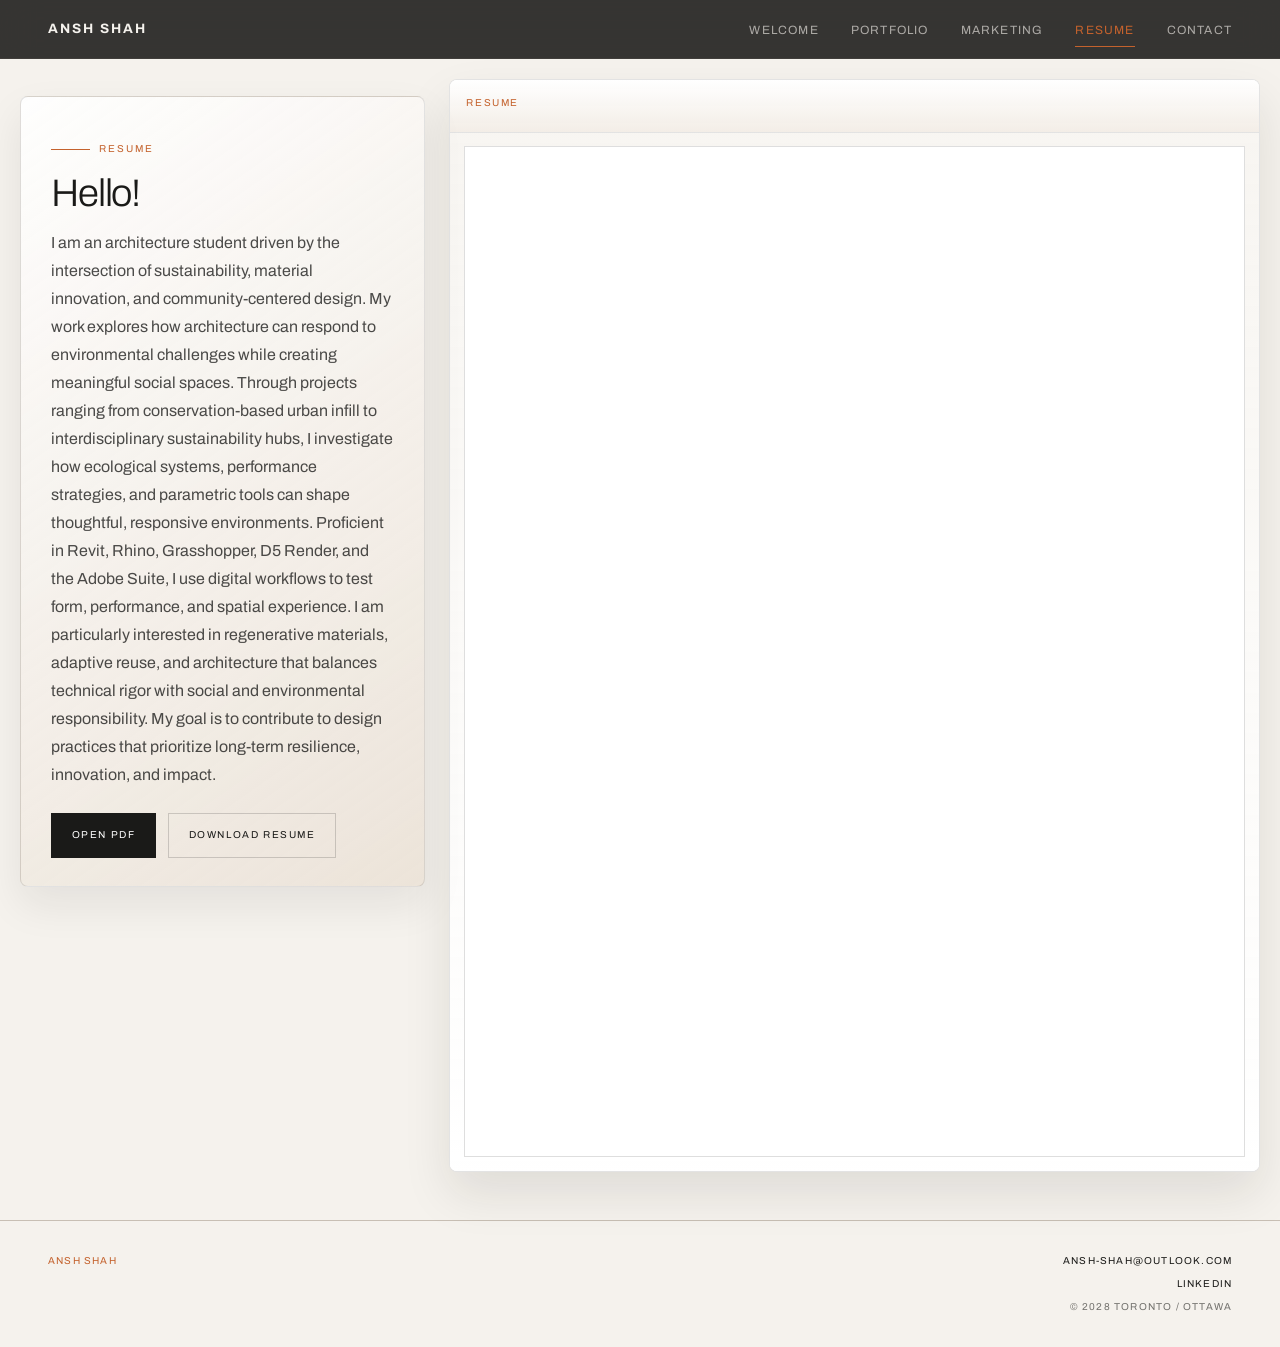
<file: resume.html>
<!DOCTYPE html>
<html lang="en">
<head>
  <meta charset="UTF-8">
  <meta name="viewport" content="width=device-width, initial-scale=1.0">
  <title>Resume | Ansh Shah</title>
  
  <!-- Google Fonts -->
  <link rel="preconnect" href="https://fonts.googleapis.com">
  <link rel="preconnect" href="https://fonts.gstatic.com" crossorigin>
  <link href="https://fonts.googleapis.com/css2?family=Archivo:ital,wght@0,100..900;1,100..900&display=swap" rel="stylesheet">
  
  <link rel="stylesheet" href="css/styles.css">
  <style>
    .resume-main {
      padding: 1.25rem 1.25rem 3rem;
    }
    .resume-layout {
      display: grid;
      grid-template-columns: minmax(300px, 0.76fr) minmax(0, 1.52fr);
      gap: 1.5rem;
      align-items: start;
      max-width: 1480px;
      margin: 0 auto;
    }
    .resume-intro {
      width: 100%;
      margin: 0;
      padding: 2.2rem 1.9rem 1.8rem;
      background:
        linear-gradient(145deg, rgba(255, 255, 255, 0.92), rgba(232, 221, 208, 0.68)),
        var(--bg);
      border: 1px solid rgba(26, 26, 24, 0.12);
      border-radius: 0.5rem;
      box-shadow: 0 18px 42px rgba(26, 26, 24, 0.08);
      text-align: left;
      position: sticky;
      top: 6rem;
    }
    .resume-eyebrow {
      display: inline-flex;
      align-items: center;
      gap: 0.55rem;
      margin-bottom: 1.1rem;
      font-family: var(--font-mono);
      font-size: 10px;
      letter-spacing: 0.2em;
      text-transform: uppercase;
      color: var(--accent);
    }
    .resume-eyebrow::before {
      content: "";
      width: 2.4rem;
      height: 1px;
      background: currentColor;
    }
    .resume-intro h1 {
      margin-bottom: 1rem;
      font-family: var(--font-display);
      font-size: clamp(2.3rem, 3vw, 3.3rem);
      font-weight: 300;
      line-height: 0.98;
      letter-spacing: -0.03em;
    }
    .resume-intro p {
      max-width: 31rem;
      margin: 0;
      font-size: 1rem;
      line-height: 1.75;
      color: rgba(26, 26, 24, 0.78);
    }
    .resume-actions {
      display: flex;
      flex-wrap: wrap;
      gap: 0.8rem;
      margin-top: 1.5rem;
    }
    .resume-action {
      display: inline-flex;
      align-items: center;
      justify-content: center;
      min-height: 44px;
      padding: 0.85rem 1.2rem;
      border: 1px solid var(--ink);
      background: var(--ink);
      color: var(--white);
      font-family: var(--font-mono);
      font-size: 10px;
      letter-spacing: 0.16em;
      text-transform: uppercase;
      transition: background 0.2s ease, border-color 0.2s ease, color 0.2s ease;
    }
    .resume-action:hover {
      background: var(--accent);
      border-color: var(--accent);
    }
    .resume-action--ghost {
      background: transparent;
      color: var(--ink);
      border-color: rgba(26, 26, 24, 0.18);
    }
    .resume-action--ghost:hover {
      color: var(--white);
    }
    .resume-pdf {
      min-width: 0;
    }
    .resume-frame-shell {
      overflow: hidden;
      border: 1px solid rgba(26, 26, 24, 0.12);
      border-radius: 0.5rem;
      background: var(--white);
      box-shadow: 0 22px 48px rgba(26, 26, 24, 0.1);
    }
    .resume-frame-head {
      display: flex;
      align-items: end;
      justify-content: space-between;
      gap: 1rem;
      padding: 0.95rem 1rem;
      border-bottom: 1px solid rgba(26, 26, 24, 0.12);
      background:
        linear-gradient(180deg, rgba(255, 255, 255, 0.94), rgba(232, 221, 208, 0.52)),
        var(--white);
    }
    .resume-frame-head span {
      display: block;
      font-family: var(--font-mono);
      font-size: 10px;
      letter-spacing: 0.16em;
      text-transform: uppercase;
    }
    .resume-frame-head span {
      color: var(--accent);
      margin-bottom: 0.35rem;
    }
    .resume-frame-head p {
      font-size: 0.92rem;
      line-height: 1.5;
      color: rgba(26, 26, 24, 0.7);
    }
    .resume-frame-body {
      padding: 0.85rem;
      background:
        linear-gradient(180deg, rgba(245, 242, 237, 0.75), rgba(255, 255, 255, 0.95)),
        var(--white);
    }
    .resume-embed {
      width: 100%;
      aspect-ratio: 8.5 / 11;
      border: 1px solid rgba(26, 26, 24, 0.14);
      background: var(--white);
      display: block;
    }
    @media (max-width: 1100px) {
      .resume-main {
        padding: 1rem 1rem 2.5rem;
      }
      .resume-layout {
        grid-template-columns: minmax(280px, 0.88fr) minmax(0, 1.22fr);
        gap: 1.15rem;
      }
      .resume-intro {
        padding: 1.9rem 1.55rem 1.55rem;
      }
    }
    @media (max-width: 768px) {
      .resume-main {
        padding: 0.9rem 0.45rem 2rem;
      }
      .resume-layout {
        grid-template-columns: 1fr;
        gap: 0.9rem;
      }
      .resume-intro {
        padding: 1.45rem 1rem 1.2rem;
        position: static;
      }
      .resume-intro h1 {
        font-size: clamp(2rem, 9vw, 2.7rem);
      }
      .resume-intro p,
      .resume-frame-head p {
        font-size: 0.93rem;
        line-height: 1.68;
      }
      .resume-actions {
        flex-direction: column;
        align-items: stretch;
      }
      .resume-action {
        width: 100%;
      }
      .resume-frame-head {
        flex-direction: column;
        align-items: flex-start;
        padding: 0.9rem;
      }
      .resume-frame-body {
        padding: 0;
      }
      .resume-embed {
        border: 0;
        border-top: 1px solid rgba(26, 26, 24, 0.12);
      }
    }
    @media (max-width: 480px) {
      .resume-intro {
        padding: 1.2rem 0.9rem 1rem;
      }
    }
  </style>
</head>
<body>
  <nav class="sticky-nav">
    <a href="index.html" class="nav-name">ANSH SHAH</a>
    <ul class="nav-links">
      <li><a href="index.html">Welcome</a></li>
      <li><a href="portfolio.html">Portfolio</a></li>
      <li><a href="marketing.html">Marketing</a></li>
      <li><a href="resume.html" class="active">Resume</a></li>
      <li><a href="mailto:ansh-shah@outlook.com">Contact</a></li>
    </ul>
    <button class="hamburger" aria-label="Toggle menu" aria-expanded="false">
      <span></span>
      <span></span>
      <span></span>
    </button>
  </nav>
  
  <!-- Mobile Menu Overlay -->
  <div class="mobile-menu" aria-hidden="true">
    <ul class="mobile-nav-links">
      <li><a href="index.html">Welcome</a></li>
      <li><a href="portfolio.html">Portfolio</a></li>
      <li><a href="marketing.html">Marketing</a></li>
      <li><a href="resume.html" class="active">Resume</a></li>
      <li><a href="mailto:ansh-shah@outlook.com">Contact</a></li>
    </ul>
  </div>
  <main class="resume-main">
    <section class="resume-layout">
      <div class="resume-intro">
        <span class="resume-eyebrow">Resume</span>
        <h1>Hello!</h1>
        <p>I am an architecture student driven by the intersection of sustainability, material innovation, and community-centered design. My work explores how architecture can respond to environmental challenges while creating meaningful social spaces. Through projects ranging from conservation-based urban infill to interdisciplinary sustainability hubs, I investigate how ecological systems, performance strategies, and parametric tools can shape thoughtful, responsive environments. Proficient in Revit, Rhino, Grasshopper, D5 Render, and the Adobe Suite, I use digital workflows to test form, performance, and spatial experience. I am particularly interested in regenerative materials, adaptive reuse, and architecture that balances technical rigor with social and environmental responsibility. My goal is to contribute to design practices that prioritize long-term resilience, innovation, and impact.</p>
        <div class="resume-actions">
          <a href="Resume_Ansh.pdf" class="resume-action" target="_blank" rel="noreferrer">Open PDF</a>
          <a href="Resume_Ansh.pdf" class="resume-action resume-action--ghost" download>Download Resume</a>
        </div>
      </div>
      <div class="resume-pdf">
        <div class="resume-frame-shell">
          <div class="resume-frame-head">
            <div>
              <span>Resume</span>
            </div>
          </div>
          <div class="resume-frame-body">
            <iframe class="resume-embed" src="Resume_Ansh.pdf#toolbar=0&navpanes=0&scrollbar=0&view=FitH" title="Ansh Shah Resume" loading="lazy"></iframe>
          </div>
        </div>
      </div>
    </section>
  </main>
  <footer class="site-footer">
    <div class="site-footer__brand">
      <p class="site-footer__eyebrow">Ansh Shah</p>
      <p class="site-footer__note">Architecture, sustainability, material exploration, and digital design workflows.</p>
    </div>
    <div class="site-footer__nav">
      <a href="index.html">Home</a>
      <a href="portfolio.html">Portfolio</a>
      <a href="marketing.html">Marketing</a>
    </div>
    <div class="site-footer__meta">
      <a href="mailto:ansh-shah@outlook.com">ansh-shah@outlook.com</a>
      <a href="https://www.linkedin.com/in/ansh-shah-31157129a/" target="_blank" rel="noreferrer">LinkedIn</a>
      <span>&copy; 2028 Toronto / Ottawa</span>
    </div>
  </footer>
  <script src="js/main.js"></script>
</body>
</html>
</file>
<file: css/styles.css>
/* ============================================
   Ansh Shah Portfolio - Design System
   Editorial-Brutalist with Architectural Warmth
   ============================================ */

/* CSS Variables */
:root {
  --bg:           #F5F2ED;   /* warm off-white / drafting paper */
  --ink:          #1A1A18;   /* near-black, not pure black */
  --accent:       #C4622D;   /* burnt sienna / terra cotta */
  --accent-light: #E8DDD0;   /* warm sand */
  --line:         #C8BFB4;   /* subtle rule line color */
  --white:        #FFFFFF;
  
  /* Typography */
  --font-display: 'Archivo', sans-serif;
  --font-mono:    'Archivo', sans-serif;
}

/* Reset & Base */
*, *::before, *::after {
  box-sizing: border-box;
  margin: 0;
  padding: 0;
}

html {
  scroll-behavior: smooth;
}

body {
  font-family: var(--font-display);
  background-color: var(--bg);
  color: var(--ink);
  line-height: 1.6;
  -webkit-font-smoothing: antialiased;
  -moz-osx-font-smoothing: grayscale;
}

a {
  color: inherit;
  text-decoration: none;
}

ul {
  list-style: none;
}

img {
  max-width: 100%;
  height: auto;
  display: block;
}

/* ============================================
   Navigation
   ============================================ */

.sticky-nav {
  position: sticky;
  top: 0;
  z-index: 1000;
  display: flex;
  justify-content: space-between;
  align-items: center;
  padding: 1rem 3rem;
  min-height: 58px;
  background: rgba(11, 10, 9, 0.82);
  backdrop-filter: blur(18px);
  border-bottom: 1px solid rgba(200, 191, 180, 0.08);
  transition: background 0.3s ease, border-color 0.3s ease, box-shadow 0.3s ease;
}

.sticky-nav.is-scrolled {
  background: rgba(11, 10, 9, 0.94);
  border-bottom-color: rgba(200, 191, 180, 0.14);
  box-shadow: 0 10px 24px rgba(0, 0, 0, 0.16);
}

.sticky-nav .hamburger {
  display: none;
}

.nav-name {
  font-family: var(--font-mono);
  font-weight: 700;
  font-size: 0.85rem;
  letter-spacing: 0.15em;
  color: #F5F2ED;
}

.nav-links {
  display: flex;
  gap: 2rem;
}

.nav-links a {
  font-family: var(--font-mono);
  font-size: 0.75rem;
  letter-spacing: 0.1em;
  text-transform: uppercase;
  position: relative;
  padding: 0.45rem 0;
  color: rgba(245, 242, 237, 0.62);
  transition: color 0.25s ease;
}

.nav-links a::after {
  content: '';
  position: absolute;
  bottom: -0.18rem;
  left: 0;
  width: 0;
  height: 1px;
  background: currentColor;
  transition: width 0.3s ease;
}

.nav-links a:hover::after,
.nav-links a.active::after {
  width: 100%;
}

.nav-links a:hover {
  color: #F5F2ED;
}

.nav-links a.active {
  color: var(--accent);
}

/* ============================================
   Hero Section
   ============================================ */

.hero {
  display: flex;
  min-height: calc(100vh - 70px);
  padding: 4rem 3rem 6rem;
}

.hero-text {
  flex: 0 0 60%;
  padding-right: 2rem;
  display: flex;
  flex-direction: column;
  justify-content: center;
}

.hero-label {
  font-family: var(--font-mono);
  font-size: 11px;
  letter-spacing: 0.2em;
  color: var(--accent);
  margin-bottom: 1rem;
  animation: fadeUp 0.8s ease forwards;
  opacity: 0;
}

.hero h1 {
  font-family: var(--font-display);
  font-weight: 300;
  font-size: clamp(4rem, 10vw, 7.5rem);
  letter-spacing: -0.02em;
  line-height: 0.9;
  margin-bottom: 1.5rem;
  animation: fadeUp 0.8s ease forwards;
  animation-delay: 0.1s;
  opacity: 0;
}

.hero-sub {
  font-family: var(--font-display);
  font-style: italic;
  font-size: 1.5rem;
  font-weight: 300;
  margin-bottom: 2rem;
  animation: fadeUp 0.8s ease forwards;
  animation-delay: 0.2s;
  opacity: 0;
}

.hero-meta {
  display: flex;
  flex-direction: column;
  gap: 0.25rem;
  margin-bottom: 2.5rem;
  animation: fadeUp 0.8s ease forwards;
  animation-delay: 0.3s;
  opacity: 0;
}

.hero-meta span {
  font-family: var(--font-mono);
  font-size: 10px;
  letter-spacing: 0.1em;
  opacity: 0.6;
}

.cta-btn {
  display: inline-block;
  font-family: var(--font-mono);
  font-size: 11px;
  letter-spacing: 0.15em;
  padding: 0.875rem 1.75rem;
  border: 1px solid var(--ink);
  transition: all 0.3s ease;
  width: fit-content;
  animation: fadeUp 0.8s ease forwards;
  animation-delay: 0.4s;
  opacity: 0;
}

.cta-btn:hover {
  background: var(--accent);
  border-color: var(--accent);
  color: var(--white);
}

.hero-visual {
  flex: 0 0 40%;
  display: flex;
  align-items: center;
  justify-content: center;
  padding: 2rem;
}

.hero-visual svg {
  width: 100%;
  max-width: 400px;
  height: auto;
  animation: fadeIn 1s ease forwards;
  animation-delay: 0.5s;
  opacity: 0;
}

/* ============================================
   Selected Work Section
   ============================================ */

.work {
  padding: 4rem 3rem 6rem;
  border-top: 1px solid var(--line);
}

.section-label {
  font-family: var(--font-mono);
  font-size: 11px;
  letter-spacing: 0.2em;
  color: var(--accent);
  margin-bottom: 3rem;
}

.projects-grid {
  display: grid;
  grid-template-columns: repeat(2, 1fr);
  gap: 2px;
  background: var(--line);
}

.project-card {
  position: relative;
  overflow: hidden;
  background: var(--white);
  transition: transform 0.3s ease;
}

.project-card:hover {
  transform: translateY(-4px);
}

.project-card a {
  display: block;
}

.card-image {
  position: relative;
  width: 100%;
  aspect-ratio: 4 / 3;
  overflow: hidden;
  background: var(--accent-light);
}

.card-image img {
  position: absolute;
  inset: 0;
  z-index: 1;
  width: 100%;
  height: 100%;
  object-fit: cover;
  transition: transform 0.5s ease;
}

.project-card:hover .card-image img {
  transform: scale(1.04);
}

.placeholder-gradient {
  position: absolute;
  inset: 0;
  width: 100%;
  height: 100%;
}

.gradient-1 {
  background: linear-gradient(135deg, rgba(196, 98, 45, 0.15), rgba(26, 26, 24, 0.25));
}

.gradient-2 {
  background: linear-gradient(135deg, rgba(46, 93, 75, 0.15), rgba(196, 98, 45, 0.15));
}

.gradient-3 {
  background: linear-gradient(135deg, rgba(26, 26, 24, 0.12), rgba(196, 98, 45, 0.08));
}

.gradient-4 {
  background: linear-gradient(135deg, rgba(200, 191, 180, 0.25), rgba(46, 93, 75, 0.15));
}

.card-info {
  padding: 1.5rem;
  border-top: 2px solid var(--accent);
}

.card-num {
  font-family: var(--font-mono);
  font-size: 10px;
  color: var(--accent);
  letter-spacing: 0.2em;
  display: block;
  margin-bottom: 0.5rem;
}

.card-info h3 {
  font-family: var(--font-display);
  font-size: 1.4rem;
  font-weight: 600;
  margin-bottom: 0.25rem;
}

.card-info p {
  font-family: var(--font-display);
  font-size: 0.95rem;
  opacity: 0.7;
  margin-bottom: 0.5rem;
}

.card-tools {
  font-family: var(--font-mono);
  font-size: 9px;
  color: var(--line);
  letter-spacing: 0.1em;
  display: block;
  margin-top: 0.75rem;
}

/* ============================================
   Marketing Page
   ============================================ */

.marketing-main {
  padding: 1.25rem 1.25rem 4rem;
}

.marketing-hero {
  padding: 0 1.75rem 2rem;
}

.marketing-hero-shell {
  display: grid;
  grid-template-columns: minmax(0, 1.4fr) minmax(18rem, 0.8fr);
  gap: 1.5rem;
  align-items: stretch;
  padding: clamp(1.75rem, 3vw, 3rem);
  background:
    linear-gradient(140deg, rgba(232, 221, 208, 0.9), rgba(255, 255, 255, 0.88)),
    radial-gradient(circle at top right, rgba(196, 98, 45, 0.18), transparent 45%);
  border: 1px solid var(--line);
  box-shadow: 0 22px 48px rgba(26, 26, 24, 0.08);
}

.marketing-eyebrow {
  display: inline-flex;
  align-items: center;
  gap: 0.5rem;
  margin-bottom: 1.25rem;
  font-family: var(--font-mono);
  font-size: 10px;
  letter-spacing: 0.22em;
  color: var(--accent);
  text-transform: uppercase;
}

.marketing-eyebrow::before {
  content: '';
  width: 2.5rem;
  height: 1px;
  background: currentColor;
}

.marketing-hero-copy h1 {
  max-width: 13ch;
  margin-bottom: 1.35rem;
  font-family: var(--font-display);
  font-size: clamp(3rem, 8vw, 5.7rem);
  font-weight: 300;
  line-height: 0.94;
  letter-spacing: -0.03em;
}

.marketing-hero-copy p {
  max-width: 40rem;
  margin-bottom: 1.1rem;
  font-size: 1rem;
  line-height: 1.8;
  color: rgba(26, 26, 24, 0.78);
}

.marketing-actions {
  display: flex;
  flex-wrap: wrap;
  gap: 0.9rem 1.2rem;
  align-items: center;
  margin-top: 2rem;
}

.marketing-secondary-link {
  display: inline-flex;
  align-items: center;
  justify-content: center;
  min-height: 44px;
  font-family: var(--font-mono);
  font-size: 11px;
  letter-spacing: 0.16em;
  text-transform: uppercase;
  color: var(--ink);
}

.marketing-secondary-link:hover {
  color: var(--accent);
}

.marketing-hero-aside {
  display: grid;
  gap: 1rem;
  align-content: start;
}

.marketing-note,
.marketing-scope {
  padding: 1.25rem;
  background: rgba(255, 255, 255, 0.72);
  border: 1px solid rgba(26, 26, 24, 0.1);
}

.marketing-note-label,
.marketing-scope-label {
  display: block;
  margin-bottom: 0.85rem;
  font-family: var(--font-mono);
  font-size: 10px;
  letter-spacing: 0.16em;
  text-transform: uppercase;
  color: var(--accent);
}

.marketing-note p {
  font-size: 0.95rem;
  line-height: 1.75;
  color: rgba(26, 26, 24, 0.78);
}

.marketing-scope-list {
  display: flex;
  flex-wrap: wrap;
  gap: 0.55rem;
}

.marketing-scope-list span {
  display: inline-flex;
  align-items: center;
  padding: 0.45rem 0.6rem;
  border: 1px solid rgba(26, 26, 24, 0.12);
  background: rgba(245, 242, 237, 0.88);
  font-family: var(--font-mono);
  font-size: 10px;
  letter-spacing: 0.12em;
  text-transform: uppercase;
}

.marketing-showcase {
  padding: 0 1.75rem;
}

.marketing-showcase-head {
  display: flex;
  flex-wrap: wrap;
  align-items: end;
  justify-content: space-between;
  gap: 1rem 2rem;
  margin-bottom: 1.8rem;
}

.marketing-showcase-head h2 {
  font-family: var(--font-display);
  font-size: clamp(2rem, 4vw, 3.25rem);
  font-weight: 300;
  line-height: 1.02;
  letter-spacing: -0.03em;
  margin-bottom: 0.55rem;
}

.marketing-showcase-head .section-label {
  margin-bottom: 0.75rem;
}

.marketing-showcase-head p {
  max-width: 36rem;
  color: rgba(26, 26, 24, 0.7);
}

.marketing-showcase-head > * {
  min-width: 0;
}

.marketing-showcase-grid {
  display: grid;
  grid-template-columns: repeat(3, minmax(0, 1fr));
  gap: 1rem;
}

.marketing-additional-work {
  margin-top: 2rem;
  padding: clamp(1rem, 2vw, 1.5rem);
  border: 1px solid rgba(26, 26, 24, 0.12);
  background:
    linear-gradient(180deg, rgba(255, 255, 255, 0.92), rgba(232, 221, 208, 0.45)),
    var(--white);
}

.marketing-additional-head {
  display: flex;
  flex-wrap: wrap;
  align-items: end;
  justify-content: space-between;
  gap: 0.85rem 2rem;
  margin-bottom: 1.25rem;
}

.marketing-additional-head .section-label {
  margin-bottom: 0.65rem;
}

.marketing-additional-head h3 {
  font-family: var(--font-display);
  font-size: clamp(1.6rem, 3vw, 2.35rem);
  font-weight: 300;
  line-height: 1.05;
  letter-spacing: -0.03em;
}

.marketing-additional-head p {
  max-width: 35rem;
  color: rgba(26, 26, 24, 0.7);
}

.marketing-additional-head > * {
  min-width: 0;
}

.marketing-collage {
  column-count: 3;
  column-gap: 0.85rem;
}

.marketing-collage-item {
  display: inline-flex;
  align-items: center;
  justify-content: center;
  width: 100%;
  aspect-ratio: var(--ratio, 1);
  overflow: hidden;
  break-inside: avoid;
  margin: 0 0 0.85rem;
  padding: var(--pad, 0.7rem);
  border: 1px solid rgba(26, 26, 24, 0.1);
  background:
    linear-gradient(180deg, rgba(255, 255, 255, 0.94), rgba(245, 242, 237, 0.88)),
    var(--white);
  box-shadow: 0 10px 24px rgba(26, 26, 24, 0.06);
}

.marketing-collage-item img,
.marketing-collage-item video {
  width: 100%;
  height: 100%;
  object-fit: contain;
  object-position: center;
  transition: transform 0.35s ease;
}

.marketing-collage-item:hover img,
.marketing-collage-item:hover video {
  transform: scale(1.015);
}

.marketing-tile {
  position: relative;
  display: flex;
  align-items: stretch;
  min-height: 0;
  aspect-ratio: 4 / 5;
  overflow: hidden;
  border: 1px solid rgba(26, 26, 24, 0.12);
  background: var(--white);
  isolation: isolate;
  transition: transform 0.35s ease, box-shadow 0.35s ease, border-color 0.35s ease;
}

.marketing-tile:focus-visible {
  outline: 2px solid var(--accent);
  outline-offset: 3px;
}

.marketing-tile:hover,
.marketing-tile:focus-visible,
.marketing-tile:focus-within {
  transform: translateY(-4px) scale(1.01);
  box-shadow: 0 22px 42px rgba(26, 26, 24, 0.14);
  border-color: rgba(196, 98, 45, 0.45);
}

.marketing-tile-media {
  position: absolute;
  inset: 0;
  display: flex;
  align-items: center;
  justify-content: center;
  padding: 1rem;
  background:
    linear-gradient(180deg, rgba(232, 221, 208, 0.5), rgba(255, 255, 255, 0.95)),
    var(--accent-light);
}

.marketing-tile-media img,
.marketing-tile-media video {
  width: 100%;
  height: 100%;
  object-fit: contain;
  transition: transform 0.45s ease, filter 0.45s ease;
}

.marketing-tile:hover .marketing-tile-media img,
.marketing-tile:hover .marketing-tile-media video,
.marketing-tile:focus-visible .marketing-tile-media img,
.marketing-tile:focus-visible .marketing-tile-media video,
.marketing-tile:focus-within .marketing-tile-media img,
.marketing-tile:focus-within .marketing-tile-media video {
  transform: scale(1.03);
}

.marketing-tile-media--text {
  position: relative;
  padding: 1.35rem;
  align-items: stretch;
  justify-content: stretch;
  background:
    linear-gradient(150deg, rgba(232, 221, 208, 0.9), rgba(255, 255, 255, 0.98)),
    radial-gradient(circle at top right, rgba(196, 98, 45, 0.14), transparent 50%);
}

.marketing-service-card {
  display: flex;
  flex: 1;
  min-width: 0;
  flex-direction: column;
  justify-content: space-between;
  gap: 1.25rem;
}

.marketing-service-card h3 {
  max-width: 8ch;
  font-family: var(--font-display);
  font-size: clamp(2rem, 4vw, 2.8rem);
  font-weight: 300;
  line-height: 0.98;
}

.marketing-service-card p {
  max-width: 21rem;
  font-size: 0.95rem;
  line-height: 1.75;
  color: rgba(26, 26, 24, 0.72);
}

.marketing-service-list {
  display: flex;
  flex-wrap: wrap;
  gap: 0.55rem;
}

.marketing-service-list span {
  display: inline-flex;
  align-items: center;
  padding: 0.42rem 0.58rem;
  border: 1px solid rgba(26, 26, 24, 0.12);
  background: rgba(255, 255, 255, 0.72);
  font-family: var(--font-mono);
  font-size: 10px;
  letter-spacing: 0.12em;
  text-transform: uppercase;
}

.marketing-tile-overlay {
  position: absolute;
  inset: 0;
  z-index: 2;
  display: flex;
  min-width: 0;
  flex-direction: column;
  justify-content: flex-end;
  gap: 0.55rem;
  padding: 1.2rem;
  background: linear-gradient(180deg, rgba(26, 26, 24, 0.05) 12%, rgba(26, 26, 24, 0.86) 100%);
  color: var(--white);
}

.marketing-tile-overlay span {
  font-family: var(--font-mono);
  font-size: 10px;
  letter-spacing: 0.16em;
  text-transform: uppercase;
  color: rgba(245, 242, 237, 0.75);
  overflow-wrap: anywhere;
}

.marketing-tile-overlay h3 {
  font-family: var(--font-display);
  font-size: clamp(1.45rem, 2.8vw, 2rem);
  font-weight: 300;
  line-height: 1;
}

.marketing-tile-overlay p {
  max-width: 26rem;
  font-size: 0.92rem;
  line-height: 1.7;
  color: rgba(245, 242, 237, 0.86);
  overflow-wrap: anywhere;
}

.marketing-tile-label {
  position: absolute;
  right: 1rem;
  bottom: 1rem;
  left: 1rem;
  z-index: 3;
  display: flex;
  min-width: 0;
  align-items: center;
  justify-content: space-between;
  gap: 0.75rem;
  padding: 0.72rem 0.85rem;
  background: rgba(26, 26, 24, 0.74);
  backdrop-filter: blur(10px);
  color: var(--white);
}

.marketing-tile-label strong,
.marketing-tile-label span {
  font-family: var(--font-mono);
  font-size: 10px;
  letter-spacing: 0.16em;
  text-transform: uppercase;
  min-width: 0;
  overflow-wrap: anywhere;
}

.marketing-tile-label span {
  color: rgba(245, 242, 237, 0.68);
}

/* ============================================
   Footer
   ============================================ */

.site-footer {
  display: grid;
  grid-template-columns: minmax(0, 1.3fr) auto auto;
  gap: 1.25rem 2rem;
  align-items: start;
  padding: 2rem 3rem;
  border-top: 1px solid var(--line);
  background: var(--bg);
}

.site-footer__brand,
.site-footer__nav,
.site-footer__meta {
  display: grid;
  min-width: 0;
  gap: 0.45rem;
}

.site-footer__eyebrow,
.site-footer__nav a,
.site-footer__meta a,
.site-footer__meta span,
.site-footer__note {
  font-family: var(--font-mono);
  font-size: 10px;
  letter-spacing: 0.12em;
  text-transform: uppercase;
  overflow-wrap: anywhere;
}

.site-footer__eyebrow {
  color: var(--accent);
}

.site-footer__note,
.site-footer__meta span {
  color: rgba(26, 26, 24, 0.6);
}

.site-footer__nav {
  justify-items: start;
}

.site-footer__nav a,
.site-footer__meta a {
  color: var(--ink);
  transition: color 0.2s ease;
}

.site-footer__nav a:hover,
.site-footer__meta a:hover {
  color: var(--accent);
}

.site-footer__meta {
  justify-items: end;
  text-align: right;
}

.site-footer--dark {
  background: var(--ink);
  border-top: 1px solid rgba(200, 191, 180, 0.2);
}

.site-footer--dark .site-footer__nav a,
.site-footer--dark .site-footer__meta a {
  color: var(--bg);
}

.site-footer--dark .site-footer__eyebrow {
  color: var(--accent);
}

.site-footer--dark .site-footer__note,
.site-footer--dark .site-footer__meta span {
  color: rgba(245, 242, 237, 0.62);
}

.site-footer--dark .site-footer__nav a:hover,
.site-footer--dark .site-footer__meta a:hover {
  color: var(--accent);
}

/* ============================================
   Flipbook Page Styles
   ============================================ */

.flipbook-section {
  min-height: calc(100svh - 70px);
  display: grid;
  grid-template-rows: auto minmax(0, 1fr) auto auto;
  align-items: center;
  justify-items: center;
  gap: 0.85rem;
  padding: 1rem 2rem 1.25rem;
  background: var(--ink);
  overflow: hidden;
}

.flipbook-header {
  text-align: center;
  color: var(--bg);
}

.flipbook-header .hero-label {
  margin-bottom: 0.2rem;
}

.flipbook-header h2 {
  font-family: var(--font-display);
  font-size: clamp(1.35rem, 2.8vw, 2rem);
  font-weight: 300;
  line-height: 1;
}

.flipbook-stage {
  position: relative;
  z-index: 1;
  display: grid;
  grid-template-columns: 4rem minmax(0, auto) 4rem;
  align-items: center;
  justify-content: center;
  gap: clamp(0.75rem, 2vw, 1.75rem);
  width: 100%;
  min-height: 0;
  opacity: 0;
  visibility: hidden;
  transform: translateY(8px);
  transition: opacity 0.35s ease, transform 0.35s ease, visibility 0.35s ease;
}

.flipbook-stage.is-ready {
  opacity: 1;
  visibility: visible;
  transform: translateY(0);
}

#flipbook-wrapper {
  position: relative;
  z-index: 1;
  width: min(78vw, calc((100svh - 220px) * 1.545), 1180px);
  aspect-ratio: 1224 / 792;
  overflow: hidden;
  box-shadow: 0 26px 64px rgba(0, 0, 0, 0.58);
  contain: layout paint;
  transform: translateZ(0);
}

#flipbook-wrapper.is-portrait {
  width: min(92vw, calc((100svh - 230px) * 0.7728), 560px);
  aspect-ratio: 612 / 792;
}

#flipbook {
  width: 100%;
  height: 100%;
  transform: translateZ(0);
}

#flipbook .page {
  position: relative;
  overflow: hidden;
  background: var(--white);
  backface-visibility: hidden;
  transform: translateZ(0);
}

#flipbook .page-surface {
  position: relative;
  width: 100%;
  height: 100%;
  background-color: var(--white);
  overflow: hidden;
  backface-visibility: hidden;
  transform: translateZ(0);
  will-change: transform;
}

#flipbook .page-image {
  display: block;
  height: 100%;
  max-width: none;
  pointer-events: none;
  user-select: none;
  will-change: transform;
}

#flipbook .page-image--single {
  width: 100%;
  object-fit: cover;
}

#flipbook .page-image--left,
#flipbook .page-image--right {
  width: 200%;
  object-fit: fill;
}

#flipbook .page-image--left {
  transform: translate3d(0, 0, 0);
}

#flipbook .page-image--right {
  transform: translate3d(-50%, 0, 0);
}

.stf__parent,
.stf__wrapper,
.stf__block,
.stf__item {
  backface-visibility: hidden;
  transform: translateZ(0);
}

.stf__block,
.stf__item {
  will-change: transform;
}

.flipbook-error {
  max-width: 28rem;
  padding: 2rem;
  color: var(--bg);
  font-family: var(--font-mono);
  font-size: 12px;
  letter-spacing: 0.1em;
  text-align: center;
}

.flipbook-error span {
  display: block;
  margin-top: 0.75rem;
  color: var(--line);
  font-size: 10px;
}

.flipbook-arrow {
  position: relative;
  z-index: 5;
  display: grid;
  place-items: center;
  width: 3.25rem;
  aspect-ratio: 1;
  border: 1px solid rgba(200, 191, 180, 0.7);
  border-radius: 50%;
  background: rgba(245, 242, 237, 0.04);
  color: var(--bg);
  font-family: var(--font-mono);
  font-size: 1.35rem;
  cursor: pointer;
  transition: background 0.2s ease, border-color 0.2s ease, color 0.2s ease, transform 0.2s ease;
}

.flipbook-arrow:hover {
  background: var(--accent);
  border-color: var(--accent);
  color: var(--white);
  transform: translateY(-1px);
}

.flipbook-arrow:disabled {
  opacity: 0.35;
  cursor: not-allowed;
}

.flipbook-arrow:disabled:hover {
  background: rgba(245, 242, 237, 0.04);
  border-color: rgba(200, 191, 180, 0.7);
  color: var(--bg);
  transform: none;
}

.portfolio-progress {
  width: min(72vw, 920px);
  color: var(--bg);
  opacity: 0;
  visibility: hidden;
  transition: opacity 0.35s ease, visibility 0.35s ease;
}

.portfolio-progress.is-portrait {
  width: min(92vw, 560px);
}

.portfolio-progress.is-ready {
  opacity: 1;
  visibility: visible;
}

.portfolio-progress input[type="range"] {
  width: 100%;
  height: 2px;
  appearance: none;
  background: linear-gradient(to right, var(--accent) var(--progress, 0%), rgba(200, 191, 180, 0.35) var(--progress, 0%));
  cursor: pointer;
}

.portfolio-progress input[type="range"]::-webkit-slider-thumb {
  width: 14px;
  height: 14px;
  appearance: none;
  border: 2px solid var(--accent);
  border-radius: 50%;
  background: var(--ink);
}

.portfolio-progress input[type="range"]::-moz-range-thumb {
  width: 12px;
  height: 12px;
  border: 2px solid var(--accent);
  border-radius: 50%;
  background: var(--ink);
}

.progress-meta {
  display: flex;
  align-items: center;
  justify-content: space-between;
  margin-top: 0.65rem;
  font-family: var(--font-mono);
  font-size: 10px;
  letter-spacing: 0.12em;
  text-transform: uppercase;
  color: var(--line);
}

.flipbook-hint {
  font-family: var(--font-mono);
  font-size: 9px;
  color: var(--line);
  letter-spacing: 0.12em;
  text-align: center;
  opacity: 0;
  visibility: hidden;
  transition: opacity 0.35s ease, visibility 0.35s ease;
}

.flipbook-hint.is-ready {
  opacity: 1;
  visibility: visible;
}

/* Loading State */
#loading-state {
  display: flex;
  flex-direction: column;
  align-items: center;
  justify-content: center;
  padding: 4rem;
  color: var(--bg);
}

#loading-state p {
  font-family: var(--font-mono);
  font-size: 12px;
  letter-spacing: 0.1em;
  margin-top: 1.5rem;
  opacity: 0.6;
}

.loader-ring {
  width: 48px;
  height: 48px;
  border: 3px solid var(--line);
  border-top-color: var(--accent);
  border-radius: 50%;
  animation: spin 0.8s linear infinite;
}

@keyframes spin {
  to { transform: rotate(360deg); }
}

/* Hide loading state when loaded */
#loading-state.hidden {
  display: none;
}

#flipbook-wrapper.hidden {
  display: none;
}

/* ============================================
   Animations
   ============================================ */

@keyframes fadeUp {
  from {
    opacity: 0;
    transform: translateY(20px);
  }
  to {
    opacity: 1;
    transform: translateY(0);
  }
}

@keyframes fadeIn {
  from {
    opacity: 0;
  }
  to {
    opacity: 1;
  }
}

/* ============================================
   Responsive Design
   ============================================ */

/* Hamburger Menu Button */
.hamburger {
  display: none;
  flex-direction: column;
  justify-content: center;
  gap: 5px;
  width: 28px;
  height: 28px;
  background: transparent;
  border: none;
  cursor: pointer;
  padding: 0;
  z-index: 400;
}

.hamburger span {
  display: block;
  width: 100%;
  height: 2px;
  background: #F5F2ED;
  transition: transform 0.3s ease, opacity 0.3s ease;
}

.hamburger.active span:nth-child(1) {
  transform: translateY(7px) rotate(45deg);
}

.hamburger.active span:nth-child(2) {
  opacity: 0;
}

.hamburger.active span:nth-child(3) {
  transform: translateY(-7px) rotate(-45deg);
}

/* Mobile Menu Overlay */
.mobile-menu {
  position: fixed;
  top: 0;
  left: 0;
  width: 100%;
  height: 100vh;
  background: rgba(11, 10, 9, 0.98);
  display: flex;
  flex-direction: column;
  justify-content: center;
  align-items: center;
  gap: 2rem;
  z-index: 350;
  opacity: 0;
  visibility: hidden;
  transition: opacity 0.3s ease, visibility 0.3s ease;
}

.mobile-menu.active {
  opacity: 1;
  visibility: visible;
}

.mobile-nav-links {
  display: flex;
  flex-direction: column;
  align-items: center;
  gap: 1.5rem;
  list-style: none;
}

.mobile-nav-links li a {
  font-family: var(--font-display);
  font-size: 2rem;
  font-weight: 300;
  letter-spacing: 0.1em;
  color: rgba(245, 242, 237, 0.78);
  text-transform: uppercase;
  transition: color 0.2s ease;
}

.mobile-nav-links li a:hover,
.mobile-nav-links li a.active {
  color: #F5F2ED;
}

.mobile-nav-sub {
  display: flex;
  flex-direction: column;
  align-items: center;
  gap: 0.5rem;
}

.mobile-nav-sub span {
  font-family: var(--font-mono);
  font-size: 0.7rem;
  letter-spacing: 0.15em;
  color: var(--line);
  text-transform: uppercase;
}

@media (max-width: 600px) {
  /* Show hamburger, hide desktop nav */
  .sticky-nav .hamburger {
    display: flex;
    align-items: center;
  }

  .sticky-nav .hamburger span {
    background: #F5F2ED;
  }
  
  nav .nav-left,
  nav .nav-center,
  .sticky-nav .nav-links {
    display: none;
  }
  
  nav {
    justify-content: flex-end;
    padding: 0 1.5rem;
    height: 60px;
  }
  
  .sticky-nav {
    justify-content: space-between;
    padding: 1rem 1.5rem;
  }
  
  .sticky-nav .nav-name {
    font-size: 0.7rem;
  }
  
  main {
    margin-left: 4px !important;
    margin-right: 4px !important;
  }
  .flipbook-section {
    gap: 0.85rem;
    padding: 0.65rem 0.35rem 0.85rem;
    min-height: calc(100svh - 60px);
  }
  .flipbook-header h2 {
    font-size: 1.1rem;
  }
  .flipbook-stage {
    width: 100%;
    grid-template-columns: repeat(2, minmax(0, auto));
    grid-template-areas:
      "book book"
      "prev next";
    justify-items: center;
    gap: 0.75rem 1rem;
  }
  #flipbook-wrapper {
    grid-area: book;
    width: min(96vw, calc((100svh - 220px) * 0.7728));
    min-width: 0;
    max-width: 96vw;
    aspect-ratio: 612 / 792;
  }
  #flipbook-wrapper.is-portrait {
    width: min(96vw, calc((100svh - 220px) * 0.7728));
    max-width: 96vw;
  }
  .flipbook-arrow {
    width: clamp(2.5rem, 11vw, 3rem);
    font-size: clamp(0.9rem, 3.8vw, 1rem);
  }
  .flipbook-arrow-prev {
    grid-area: prev;
  }
  .flipbook-arrow-next {
    grid-area: next;
  }
  .portfolio-progress {
    width: min(96vw, 32rem);
    min-width: 0;
    max-width: 96vw;
  }
  .progress-meta {
    gap: 0.65rem;
    font-size: 8px;
    flex-wrap: wrap;
    justify-content: center;
    text-align: center;
  }
  .site-footer {
    grid-template-columns: 1fr;
    padding: 1rem 0.9rem;
  }

  .site-footer__nav,
  .site-footer__meta {
    justify-items: start;
    text-align: left;
  }

  .marketing-main {
    padding: 0.7rem 0.35rem 2.2rem;
  }

  .marketing-hero,
  .marketing-showcase {
    padding-right: 0;
    padding-left: 0;
  }

  .marketing-hero-shell {
    gap: 1rem;
    padding: 1rem 0.95rem;
  }

  .marketing-hero-copy h1 {
    font-size: clamp(2.25rem, 10vw, 3.1rem);
  }

  .marketing-hero-copy p,
  .marketing-note p,
  .marketing-showcase-head p,
  .marketing-service-card p,
  .marketing-tile-overlay p {
    max-width: none;
    font-size: 0.92rem;
    line-height: 1.65;
  }

  .marketing-showcase-head {
    gap: 0.75rem;
    margin-bottom: 0.9rem;
  }

  .marketing-showcase-head h2 {
    font-size: clamp(1.75rem, 8vw, 2.35rem);
  }

  .marketing-showcase-grid {
    gap: 0.7rem;
  }

  .marketing-additional-work {
    margin-top: 1.2rem;
    padding: 0.9rem;
  }

  .marketing-additional-head {
    gap: 0.75rem;
    margin-bottom: 0.9rem;
  }

  .marketing-additional-head p {
    max-width: none;
    font-size: 0.92rem;
    line-height: 1.65;
  }

  .marketing-collage {
    column-count: 2;
    column-gap: 0.7rem;
  }

  .marketing-collage-item {
    padding: 0.55rem;
    margin-bottom: 0.7rem;
  }

  .marketing-tile {
    aspect-ratio: 1 / 1.08;
  }

  .marketing-tile-label {
    right: 0.7rem;
    left: 0.7rem;
    padding: 0.65rem 0.75rem;
    gap: 0.3rem;
    align-items: flex-start;
    flex-direction: column;
  }

  .marketing-tile-overlay {
    padding: 5rem 0.9rem 0.95rem;
  }

  .marketing-service-card {
    gap: 0.95rem;
  }

  .marketing-service-list {
    gap: 0.45rem;
  }

  .marketing-service-list span,
  .marketing-scope-list span {
    font-size: 9px;
    letter-spacing: 0.1em;
  }
}

@media (max-width: 1024px) {
  .hero {
    padding: 3rem 2rem 4rem;
  }
  
  .work {
    padding: 3rem 2rem 4rem;
  }
  
  .sticky-nav {
    padding: 1rem 2rem;
  }

  .nav-links {
    gap: 1.35rem;
  }

  .marketing-hero,
  .marketing-showcase {
    padding-right: 0;
    padding-left: 0;
  }

  .marketing-hero-shell {
    grid-template-columns: 1fr;
  }

  .marketing-showcase-grid {
    grid-template-columns: repeat(2, minmax(0, 1fr));
  }

  .marketing-collage {
    column-count: 3;
  }

  #flipbook-wrapper {
    width: min(76vw, calc((100svh - 210px) * 1.545), 980px);
  }
}

@media (max-width: 768px) {
  .hero {
    flex-direction: column;
    min-height: auto;
    padding: 2rem 1.5rem 3rem;
  }
  
  .hero-text {
    flex: none;
    padding-right: 0;
    padding-bottom: 2rem;
  }
  
  .hero h1 {
    font-size: 4rem;
  }
  
  .hero-sub {
    font-size: 1.25rem;
  }
  
  .hero-visual {
    flex: none;
    padding: 1rem 0;
  }
  
  .hero-visual svg {
    max-width: 280px;
  }
  
  .projects-grid {
    grid-template-columns: 1fr;
  }
  
  .work {
    padding: 2rem 1.5rem 3rem;
  }
  
  .sticky-nav {
    padding: 1rem 1.5rem;
  }
  
  .nav-links {
    gap: 1rem;
  }

  .marketing-main {
    padding: 1rem 1rem 3rem;
  }

  .marketing-hero-shell {
    padding: 1.5rem;
  }

  .marketing-showcase-head {
    margin-bottom: 1.25rem;
  }

  .marketing-showcase-grid {
    grid-template-columns: 1fr;
  }

  .marketing-collage {
    column-count: 2;
  }

  .marketing-tile-label {
    right: 0.85rem;
    bottom: 0.85rem;
    left: 0.85rem;
  }
  
  .flipbook-section {
    gap: 0.75rem;
    padding: 0.85rem 0.75rem 1rem;
  }
  
  .flipbook-header h2 {
    font-size: 1.35rem;
  }
  
  .flipbook-stage {
    grid-template-columns: 2.75rem minmax(0, auto) 2.75rem;
    gap: 0.5rem;
  }

  #flipbook-wrapper {
    width: min(82vw, calc((100svh - 190px) * 1.545));
  }

  #flipbook-wrapper.is-portrait {
    width: min(88vw, calc((100svh - 220px) * 0.7728));
  }

  .flipbook-arrow {
    width: 2.6rem;
    font-size: 1.1rem;
  }

  .portfolio-progress {
    width: min(82vw, 620px);
  }

  .progress-meta {
    font-size: 9px;
  }
  
  .site-footer {
    grid-template-columns: 1fr;
    padding: 1.5rem;
  }
}

@media (max-width: 480px) {
  .hero h1 {
    font-size: 3rem;
  }
  
  .hero-sub {
    font-size: 1.1rem;
  }
  
  .cta-btn {
    width: 100%;
    text-align: center;
  }
  
  .nav-name {
    font-size: 0.75rem;
  }
  
  .nav-links a {
    font-size: 0.65rem;
  }

  .marketing-actions .cta-btn,
  .marketing-secondary-link {
    width: 100%;
    text-align: center;
  }

  .marketing-service-card h3 {
    max-width: none;
  }

  .marketing-hero-shell {
    padding: 0.95rem 0.85rem;
  }

  .marketing-hero-copy h1 {
    font-size: clamp(2.05rem, 11vw, 2.7rem);
  }

  .marketing-note,
  .marketing-scope {
    padding: 1rem 0.9rem;
  }

  .marketing-tile {
    aspect-ratio: 1 / 1.15;
  }

  .marketing-collage {
    column-count: 1;
  }

  .marketing-collage-item {
    padding: 0.5rem;
  }

  .site-footer {
    padding: 1.15rem 0.85rem;
  }

  .flipbook-section {
    min-height: calc(100svh - 58px);
  }

  .flipbook-stage {
    gap: 0.7rem 0.85rem;
  }

  .flipbook-arrow {
    width: 2.85rem;
  }

  .flipbook-hint {
    display: none;
  }
}

@media (max-width: 600px) {
  .flipbook-stage {
    width: 100%;
    grid-template-columns: repeat(2, minmax(0, auto));
    grid-template-areas:
      "book book"
      "prev next";
    justify-items: center;
    gap: 0.75rem 1rem;
  }

  #flipbook-wrapper {
    grid-area: book;
    width: min(96vw, calc((100svh - 220px) * 0.7728));
    min-width: 0;
    max-width: 96vw;
    aspect-ratio: 612 / 792;
  }

  #flipbook-wrapper.is-portrait {
    width: min(96vw, calc((100svh - 220px) * 0.7728));
    max-width: 96vw;
  }

  .flipbook-arrow-prev {
    grid-area: prev;
  }

  .flipbook-arrow-next {
    grid-area: next;
  }

  .flipbook-arrow {
    width: 3rem;
    font-size: 1rem;
  }

  .portfolio-progress {
    width: min(96vw, 32rem);
    min-width: 0;
    max-width: 96vw;
  }

  .progress-meta {
    gap: 0.65rem;
    font-size: 8px;
    flex-wrap: wrap;
    justify-content: center;
    text-align: center;
  }
}

@media (hover: hover) and (pointer: fine) {
  .marketing-tile-overlay {
    opacity: 0;
    transform: translateY(12px);
    transition: opacity 0.3s ease, transform 0.3s ease;
  }

  .marketing-tile:hover .marketing-tile-overlay,
  .marketing-tile:focus-visible .marketing-tile-overlay,
  .marketing-tile:focus-within .marketing-tile-overlay {
    opacity: 1;
    transform: translateY(0);
  }
}

@media (hover: none), (pointer: coarse) {
  .marketing-tile-label {
    top: 0.85rem;
    bottom: auto;
  }

  .marketing-tile-overlay {
    padding-top: 4.75rem;
  }
}
</file>
